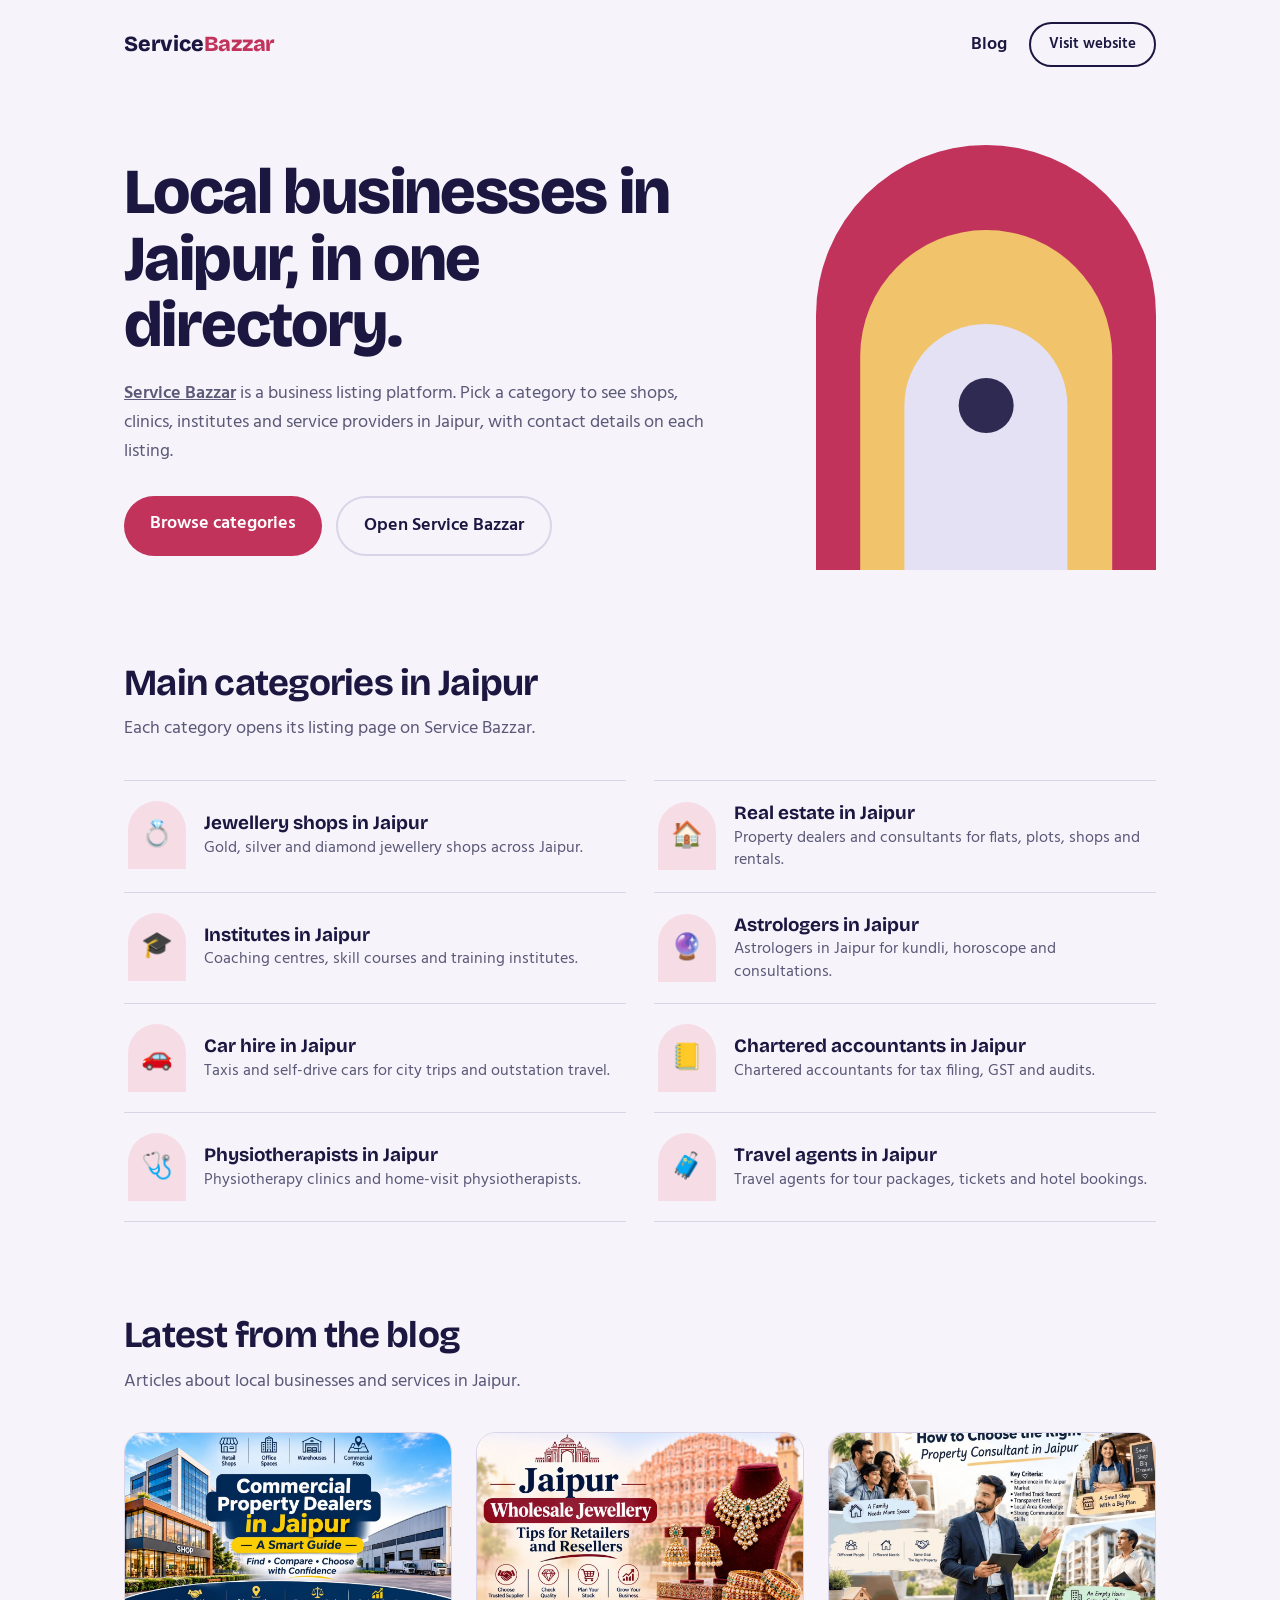
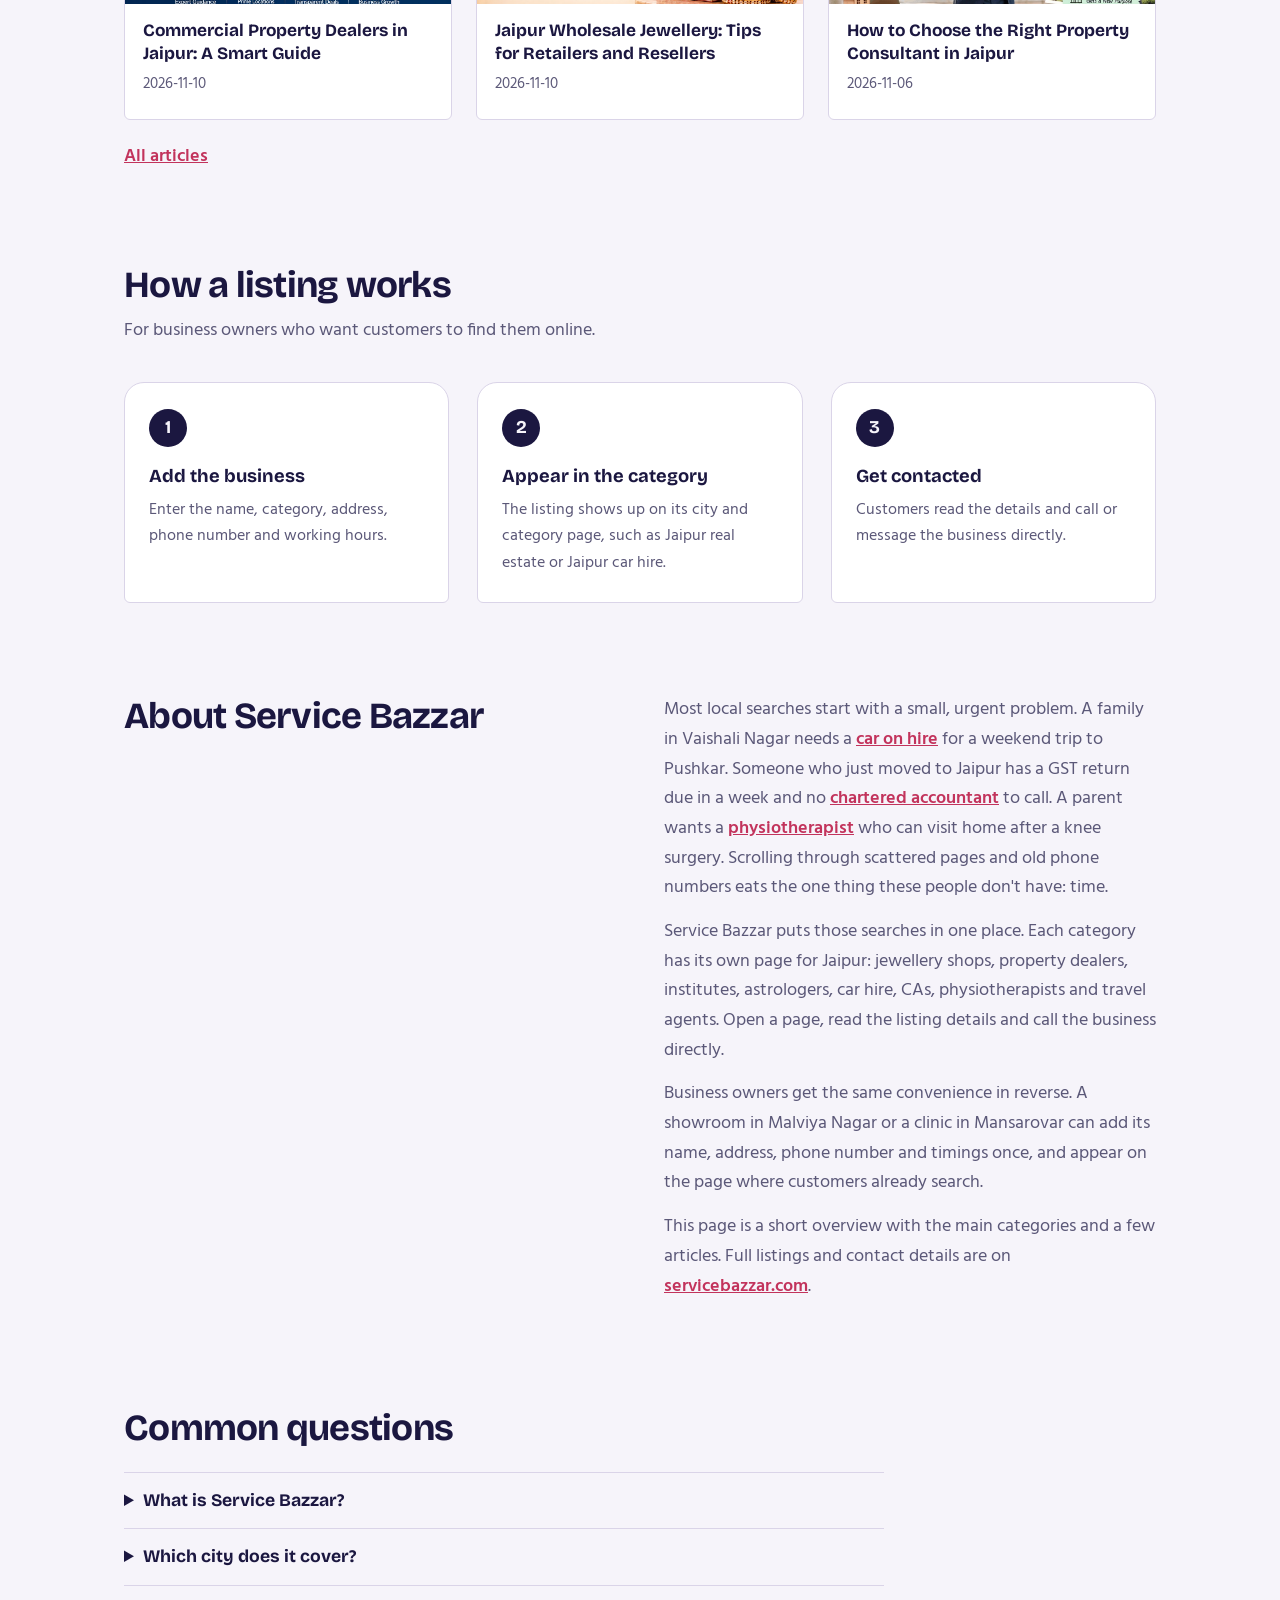
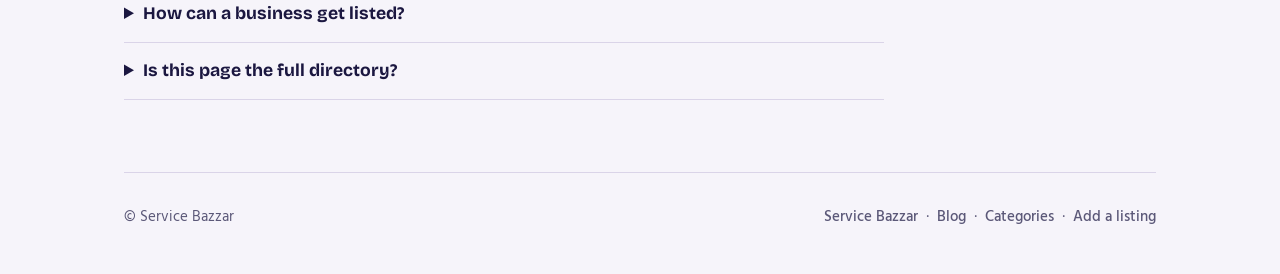
<file: index.html>
<!DOCTYPE html>
<html lang="en">
<head>
<meta charset="utf-8">
<meta name="viewport" content="width=device-width, initial-scale=1, viewport-fit=cover">
<title>Service Bazzar – Business directory for Jaipur</title>
<meta name="description" content="Browse Jaipur business categories: jewellery shops, real estate, institutes, astrologers, car hire, CAs, physiotherapists and travel agents.">
<link rel="canonical" href="https://servicebazzar09.github.io/servicebazzar09/">
<meta property="og:title" content="Service Bazzar – Business directory for Jaipur">
<meta property="og:description" content="Browse Jaipur business categories: jewellery shops, real estate, institutes, astrologers, car hire, CAs, physiotherapists and travel agents.">
<meta property="og:url" content="https://servicebazzar09.github.io/servicebazzar09/">
<meta name="twitter:card" content="summary">
<meta name="twitter:title" content="Service Bazzar – Business directory for Jaipur">
<meta name="twitter:description" content="Browse Jaipur business categories: jewellery shops, real estate, institutes, astrologers, car hire, CAs, physiotherapists and travel agents.">
<meta property="og:type" content="website">
<link rel="preconnect" href="https://fonts.googleapis.com">
<link rel="preconnect" href="https://fonts.gstatic.com" crossorigin>
<link href="https://fonts.googleapis.com/css2?family=Bricolage+Grotesque:opsz,wght@12..96,500;12..96,700;12..96,800&family=Hind:wght@400;500;600&display=swap" rel="stylesheet">
<script type="application/ld+json">
{
  "@context": "https://schema.org",
  "@graph": [
    {
      "@type": "WebSite",
      "name": "Service Bazzar",
      "url": "https://www.servicebazzar.com/"
    },
    {
      "@type": "ItemList",
      "name": "Service Bazzar categories in Jaipur",
      "itemListElement": [
        {
          "@type": "ListItem",
          "position": 1,
          "name": "Jewellery shops in Jaipur",
          "url": "https://www.servicebazzar.com/jaipur/jewellery-shop"
        },
        {
          "@type": "ListItem",
          "position": 2,
          "name": "Real estate in Jaipur",
          "url": "https://www.servicebazzar.com/jaipur/real-estate"
        },
        {
          "@type": "ListItem",
          "position": 3,
          "name": "Institutes in Jaipur",
          "url": "https://www.servicebazzar.com/jaipur/institute"
        },
        {
          "@type": "ListItem",
          "position": 4,
          "name": "Astrologers in Jaipur",
          "url": "https://www.servicebazzar.com/jaipur/astrologers"
        },
        {
          "@type": "ListItem",
          "position": 5,
          "name": "Car hire in Jaipur",
          "url": "https://www.servicebazzar.com/jaipur/car-hire"
        },
        {
          "@type": "ListItem",
          "position": 6,
          "name": "Chartered accountants in Jaipur",
          "url": "https://www.servicebazzar.com/jaipur/chartered-accountant-ca"
        },
        {
          "@type": "ListItem",
          "position": 7,
          "name": "Physiotherapists in Jaipur",
          "url": "https://www.servicebazzar.com/jaipur/physiotherapists"
        },
        {
          "@type": "ListItem",
          "position": 8,
          "name": "Travel agents in Jaipur",
          "url": "https://www.servicebazzar.com/jaipur/travel-agent"
        }
      ]
    },
    {
      "@type": "FAQPage",
      "mainEntity": [
        {
          "@type": "Question",
          "name": "What is Service Bazzar?",
          "acceptedAnswer": {
            "@type": "Answer",
            "text": "Service Bazzar is a local business directory. People open a category for their city, read the listings and contact the business directly, and businesses add listings so customers can reach them."
          }
        },
        {
          "@type": "Question",
          "name": "Which city does it cover?",
          "acceptedAnswer": {
            "@type": "Answer",
            "text": "Jaipur at the moment. The categories on this page are jewellery shops, real estate, institutes, astrologers, car hire, chartered accountants, physiotherapists and travel agents."
          }
        },
        {
          "@type": "Question",
          "name": "How can a business get listed?",
          "acceptedAnswer": {
            "@type": "Answer",
            "text": "Open servicebazzar.com and create a listing with the business name, category, address, phone number and working hours. The listing then appears on its city and category page."
          }
        },
        {
          "@type": "Question",
          "name": "Is this page the full directory?",
          "acceptedAnswer": {
            "@type": "Answer",
            "text": "No. This page is an overview with links to each category. The full listings and contact details are on servicebazzar.com."
          }
        }
      ]
    }
  ]
}
</script>
<style>
:root{
  --bg:#F6F4FA; --surface:#FFFFFF; --ink:#1B1740; --muted:#5B5878; --line:#DAD4E8;
  --rose:#C2335C; --rose-soft:#F6DCE5; --sand:#F1C46B; --indigo-soft:#E4E1F4;
  --head:"Bricolage Grotesque","Segoe UI",system-ui,sans-serif;
  --body:"Hind","Segoe UI",system-ui,-apple-system,sans-serif;
}
@media (prefers-color-scheme:dark){
  :root:not([data-theme="light"]){
    --bg:#14112E; --surface:#1D1941; --ink:#F1EEFB; --muted:#B3AED0; --line:#352F63;
    --rose:#F0769B; --rose-soft:#3A2147; --sand:#F1C46B; --indigo-soft:#262152;
  }
}
*{box-sizing:border-box}
html{scroll-behavior:smooth}
body{margin:0;background:var(--bg);color:var(--ink);font-family:var(--body);font-size:18px;line-height:1.65;padding-top:env(safe-area-inset-top,0px);padding-bottom:env(safe-area-inset-bottom,0px)}
a{color:inherit}
:focus-visible{outline:3px solid var(--rose);outline-offset:3px;border-radius:6px}
.wrap{max-width:1080px;margin:0 auto;padding:0 24px}
header.top{display:flex;align-items:center;justify-content:space-between;padding:22px 0}
.brand{font-family:var(--head);font-weight:800;font-size:1.35rem;text-decoration:none;letter-spacing:-.01em}
.brand i{font-style:normal;color:var(--rose)}
.topnav{display:flex;align-items:center;gap:22px}
.topnav>a:not(.cta){font-weight:600;text-decoration:none}
.topnav>a:not(.cta):hover{color:var(--rose)}
.top a.cta{font-weight:600;text-decoration:none;border:2px solid var(--ink);padding:8px 18px;border-radius:999px;font-size:.95rem}
.top a.cta:hover{background:var(--ink);color:var(--bg)}

.hero{display:grid;grid-template-columns:1.25fr .75fr;gap:48px;align-items:center;padding:56px 0 72px}
.hero h1{font-family:var(--head);font-weight:800;font-size:clamp(2.3rem,5.4vw,4rem);line-height:1.04;letter-spacing:-.025em;margin:0 0 20px}
.hero p{color:var(--muted);max-width:34em;margin:0 0 30px;font-size:1.1rem}
.btns{display:flex;flex-wrap:wrap;gap:14px}
.btn{display:inline-block;font-weight:600;text-decoration:none;padding:13px 26px;border-radius:999px}
.btn.primary{background:var(--rose);color:#fff}
.btn.primary:hover{filter:brightness(1.08)}
.btn.ghost{border:2px solid var(--line)}
.btn.ghost:hover{border-color:var(--ink)}

/* jharokha-style arch stack */
.arches{position:relative;aspect-ratio:4/5;max-width:340px;margin-left:auto;width:100%}
.arches span{position:absolute;left:50%;transform:translateX(-50%);border-radius:999px 999px 0 0;display:block}
.arches .a1{width:100%;height:100%;background:var(--rose)}
.arches .a2{width:74%;height:80%;bottom:0;background:var(--sand)}
.arches .a3{width:48%;height:58%;bottom:0;background:var(--indigo-soft)}
.arches .a3::after{content:"";position:absolute;left:50%;top:22%;width:34%;aspect-ratio:1;transform:translateX(-50%);border-radius:50%;background:var(--ink);opacity:.9}
.arches .a1,.arches .a2,.arches .a3{bottom:0}

section{padding:20px 0 72px}
h2{font-family:var(--head);font-weight:700;font-size:clamp(1.6rem,3.4vw,2.3rem);letter-spacing:-.02em;line-height:1.15;margin:0 0 10px}
.lede{color:var(--muted);margin:0 0 36px;max-width:40em}

ul.tiles{list-style:none;margin:0;padding:0;display:grid;grid-template-columns:repeat(2,1fr);gap:0 28px}
.tile{display:flex;gap:18px;align-items:center;text-decoration:none;padding:20px 4px;border-top:1px solid var(--line)}
ul.tiles li:nth-last-child(-n+2) .tile{border-bottom:1px solid var(--line)}
.arch{flex:none;width:58px;height:68px;display:grid;place-items:end center;padding-bottom:12px;font-size:1.6rem;background:var(--rose-soft);border-radius:999px 999px 8px 8px;transition:background .2s}
.tile-text{display:flex;flex-direction:column}
.tile strong{font-family:var(--head);font-size:1.18rem;font-weight:700;line-height:1.25}
.tile-text span{color:var(--muted);font-size:.97rem;line-height:1.45;margin-top:2px}
.tile:hover strong{color:var(--rose);text-decoration:underline;text-underline-offset:4px}
.tile:hover .arch{background:var(--sand)}

ul.posts{list-style:none;margin:0;padding:0;display:grid;grid-template-columns:repeat(3,1fr);gap:24px}
.pcard{display:flex;flex-direction:column;height:100%;text-decoration:none;background:var(--surface);border:1px solid var(--line);border-radius:20px 20px 6px 6px;overflow:hidden}
.pcard:hover strong{color:var(--rose);text-decoration:underline;text-underline-offset:4px}
.pcard .th{aspect-ratio:1200/630;background:var(--indigo-soft);display:grid;place-items:center;font-size:1.8rem}
.pcard .th img{width:100%;height:100%;object-fit:cover;display:block}
.pcard .pb{padding:16px 18px 20px}
.pcard strong{font-family:var(--head);font-size:1.08rem;line-height:1.3;display:block;margin-bottom:4px}
.pcard small{color:var(--muted)}
.more{display:inline-block;margin-top:22px;font-weight:600;color:var(--rose)}
.steps{display:grid;grid-template-columns:repeat(3,1fr);gap:28px;margin:0;padding:0;list-style:none;counter-reset:s}
.steps li{counter-increment:s;background:var(--surface);border:1px solid var(--line);border-radius:20px 20px 6px 6px;padding:26px 24px}
.steps li::before{content:counter(s);display:grid;place-items:center;width:38px;height:38px;border-radius:50%;background:var(--ink);color:var(--bg);font-family:var(--head);font-weight:700;margin-bottom:14px}
.steps h3{font-family:var(--head);font-size:1.15rem;margin:0 0 6px}
.steps p{margin:0;color:var(--muted);font-size:1rem}

.faq{max-width:760px;margin-top:22px}
.faq details{border-top:1px solid var(--line);padding:16px 0}
.faq details:last-child{border-bottom:1px solid var(--line)}
.faq summary{cursor:pointer;font-family:var(--head);font-weight:700;font-size:1.1rem;line-height:1.35}
.faq details p{margin:10px 0 0;color:var(--muted)}
.about{display:grid;grid-template-columns:1fr 1fr;gap:48px}
.about p{margin:0 0 14px;color:var(--muted)}
.about a{color:var(--rose);font-weight:600}

footer{border-top:1px solid var(--line);padding:32px 0 44px;color:var(--muted);font-size:.95rem}
footer .row{display:flex;flex-wrap:wrap;gap:12px 28px;justify-content:space-between}
footer a{text-decoration:none;font-weight:500}
footer a:hover{text-decoration:underline}

@media (max-width:820px){
  .hero{grid-template-columns:1fr;gap:36px;padding-top:28px}
  .arches{margin:0;max-width:240px}
  ul.tiles{grid-template-columns:1fr}
  ul.tiles li:nth-last-child(2) .tile{border-bottom:0}
  .steps{grid-template-columns:1fr}
  ul.posts{grid-template-columns:1fr}
  .about{grid-template-columns:1fr;gap:8px}
}
@media (prefers-reduced-motion:reduce){html{scroll-behavior:auto}*{transition:none!important}}
</style>
</head>
<body>
<div class="wrap">
  <header class="top">
    <a class="brand" href="./">Service<i>Bazzar</i></a>
    <nav class="topnav"><a href="blog/">Blog</a><a class="cta" href="https://www.servicebazzar.com/">Visit website</a></nav>
  </header>

  <main>
    <div class="hero">
      <div>
        <h1>Local businesses in Jaipur, in one directory.</h1>
        <p><a href="https://www.servicebazzar.com/" style="font-weight:600">Service Bazzar</a> is a business listing platform. Pick a category to see shops, clinics, institutes and service providers in Jaipur, with contact details on each listing.</p>
        <div class="btns">
          <a class="btn primary" href="#categories">Browse categories</a>
          <a class="btn ghost" href="https://www.servicebazzar.com/">Open Service Bazzar</a>
        </div>
      </div>
      <div class="arches" aria-hidden="true"><span class="a1"></span><span class="a2"></span><span class="a3"></span></div>
    </div>

    <section id="categories">
      <h2>Main categories in Jaipur</h2>
      <p class="lede">Each category opens its listing page on Service Bazzar.</p>
      <ul class="tiles">
      <li><a class="tile" href="https://www.servicebazzar.com/jaipur/jewellery-shop">
        <span class="arch" aria-hidden="true">💍</span>
        <span class="tile-text"><strong>Jewellery shops in Jaipur</strong><span>Gold, silver and diamond jewellery shops across Jaipur.</span></span>
      </a></li>
      <li><a class="tile" href="https://www.servicebazzar.com/jaipur/real-estate">
        <span class="arch" aria-hidden="true">🏠</span>
        <span class="tile-text"><strong>Real estate in Jaipur</strong><span>Property dealers and consultants for flats, plots, shops and rentals.</span></span>
      </a></li>
      <li><a class="tile" href="https://www.servicebazzar.com/jaipur/institute">
        <span class="arch" aria-hidden="true">🎓</span>
        <span class="tile-text"><strong>Institutes in Jaipur</strong><span>Coaching centres, skill courses and training institutes.</span></span>
      </a></li>
      <li><a class="tile" href="https://www.servicebazzar.com/jaipur/astrologers">
        <span class="arch" aria-hidden="true">🔮</span>
        <span class="tile-text"><strong>Astrologers in Jaipur</strong><span>Astrologers in Jaipur for kundli, horoscope and consultations.</span></span>
      </a></li>
      <li><a class="tile" href="https://www.servicebazzar.com/jaipur/car-hire">
        <span class="arch" aria-hidden="true">🚗</span>
        <span class="tile-text"><strong>Car hire in Jaipur</strong><span>Taxis and self-drive cars for city trips and outstation travel.</span></span>
      </a></li>
      <li><a class="tile" href="https://www.servicebazzar.com/jaipur/chartered-accountant-ca">
        <span class="arch" aria-hidden="true">📒</span>
        <span class="tile-text"><strong>Chartered accountants in Jaipur</strong><span>Chartered accountants for tax filing, GST and audits.</span></span>
      </a></li>
      <li><a class="tile" href="https://www.servicebazzar.com/jaipur/physiotherapists">
        <span class="arch" aria-hidden="true">🩺</span>
        <span class="tile-text"><strong>Physiotherapists in Jaipur</strong><span>Physiotherapy clinics and home-visit physiotherapists.</span></span>
      </a></li>
      <li><a class="tile" href="https://www.servicebazzar.com/jaipur/travel-agent">
        <span class="arch" aria-hidden="true">🧳</span>
        <span class="tile-text"><strong>Travel agents in Jaipur</strong><span>Travel agents for tour packages, tickets and hotel bookings.</span></span>
      </a></li>
      </ul>
    </section>

    <section id="latest" hidden>
      <h2>Latest from the blog</h2>
      <p class="lede">Articles about local businesses and services in Jaipur.</p>
      <ul class="posts" id="latest-list"></ul>
      <a class="more" href="blog/">All articles</a>
    </section>

    <section id="how">
      <h2>How a listing works</h2>
      <p class="lede">For business owners who want customers to find them online.</p>
      <ol class="steps">
        <li><h3>Add the business</h3><p>Enter the name, category, address, phone number and working hours.</p></li>
        <li><h3>Appear in the category</h3><p>The listing shows up on its city and category page, such as Jaipur real estate or Jaipur car hire.</p></li>
        <li><h3>Get contacted</h3><p>Customers read the details and call or message the business directly.</p></li>
      </ol>
    </section>

    <section id="about">
      <div class="about">
        <div><h2>About Service Bazzar</h2></div>
        <div>
          <p>Most local searches start with a small, urgent problem. A family in Vaishali Nagar needs a <a href="https://www.servicebazzar.com/jaipur/car-hire">car on hire</a> for a weekend trip to Pushkar. Someone who just moved to Jaipur has a GST return due in a week and no <a href="https://www.servicebazzar.com/jaipur/chartered-accountant-ca">chartered accountant</a> to call. A parent wants a <a href="https://www.servicebazzar.com/jaipur/physiotherapists">physiotherapist</a> who can visit home after a knee surgery. Scrolling through scattered pages and old phone numbers eats the one thing these people don't have: time.</p>
          <p>Service Bazzar puts those searches in one place. Each category has its own page for Jaipur: jewellery shops, property dealers, institutes, astrologers, car hire, CAs, physiotherapists and travel agents. Open a page, read the listing details and call the business directly.</p>
          <p>Business owners get the same convenience in reverse. A showroom in Malviya Nagar or a clinic in Mansarovar can add its name, address, phone number and timings once, and appear on the page where customers already search.</p>
          <p>This page is a short overview with the main categories and a few articles. Full listings and contact details are on <a href="https://www.servicebazzar.com/">servicebazzar.com</a>.</p>
        </div>
      </div>
    </section>

    <section id="faq">
      <h2>Common questions</h2>
      <div class="faq">
        <details><summary>What is Service Bazzar?</summary><p>Service Bazzar is a local business directory. People open a category for their city, read the listings and contact the business directly, and businesses add listings so customers can reach them.</p></details>
        <details><summary>Which city does it cover?</summary><p>Jaipur at the moment. The categories on this page are jewellery shops, real estate, institutes, astrologers, car hire, chartered accountants, physiotherapists and travel agents.</p></details>
        <details><summary>How can a business get listed?</summary><p>Open servicebazzar.com and create a listing with the business name, category, address, phone number and working hours. The listing then appears on its city and category page.</p></details>
        <details><summary>Is this page the full directory?</summary><p>No. This page is an overview with links to each category. The full listings and contact details are on servicebazzar.com.</p></details>
      </div>
    </section>
  </main>

  <footer>
    <div class="row">
      <span>© Service Bazzar</span>
      <nav aria-label="Footer"><a href="https://www.servicebazzar.com/">Service Bazzar</a> &nbsp;·&nbsp; <a href="blog/">Blog</a> &nbsp;·&nbsp; <a href="#categories">Categories</a> &nbsp;·&nbsp; <a href="#how">Add a listing</a></nav>
    </div>
  </footer>
</div>
<script>
fetch('blog/posts.json',{cache:'no-cache'}).then(function(r){return r.ok?r.json():[]}).then(function(list){
  if(!list.length)return;
  var ul=document.getElementById('latest-list');
  list.slice(0,3).forEach(function(p){
    var li=document.createElement('li'),a=document.createElement('a');a.className='pcard';a.href='blog/'+p.slug+'.html';
    var th=document.createElement('div');th.className='th';
    if(p.image){var im=document.createElement('img');im.src=p.image;im.alt=p.imageAlt||p.title;im.loading='lazy';th.appendChild(im)}else{th.textContent='\uD83D\uDCDD'}
    var pb=document.createElement('div');pb.className='pb';
    var s=document.createElement('strong');s.textContent=p.title;var d=document.createElement('small');d.textContent=p.date;
    pb.appendChild(s);pb.appendChild(d);a.appendChild(th);a.appendChild(pb);li.appendChild(a);ul.appendChild(li);
  });
  document.getElementById('latest').hidden=false;
}).catch(function(){});
</script>
</body>
</html>
</file>
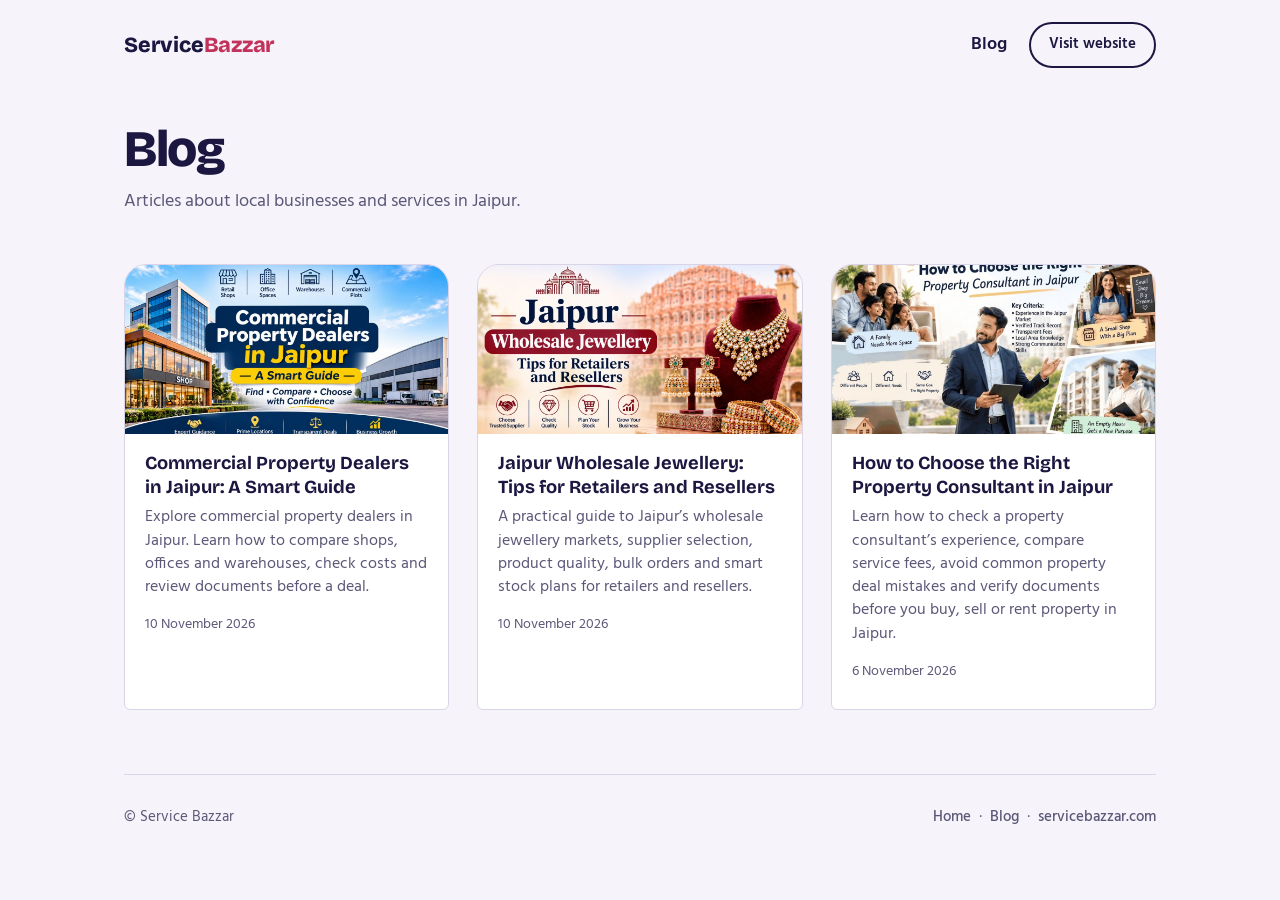
<file: blog/index.html>
<!DOCTYPE html>
<html lang="en">
<head>
<meta charset="utf-8">
<meta name="viewport" content="width=device-width, initial-scale=1, viewport-fit=cover">
<title>Blog – Service Bazzar</title>
<meta name="description" content="Articles from Service Bazzar about local businesses and services in Jaipur.">
<link rel="canonical" href="https://servicebazzar09.github.io/servicebazzar09/blog/">
<meta property="og:type" content="website">
<meta property="og:title" content="Blog – Service Bazzar">
<meta property="og:url" content="https://servicebazzar09.github.io/servicebazzar09/blog/">
<link rel="preconnect" href="https://fonts.googleapis.com">
<link rel="preconnect" href="https://fonts.gstatic.com" crossorigin>
<link href="https://fonts.googleapis.com/css2?family=Bricolage+Grotesque:opsz,wght@12..96,500;12..96,700;12..96,800&family=Hind:wght@400;500;600&display=swap" rel="stylesheet">
<link rel="stylesheet" href="../assets/blog.css">
</head>
<body>
<div class="wrap">
<header class="top"><a class="brand" href="../">Service<i>Bazzar</i></a><nav class="topnav"><a href="./">Blog</a><a class="cta" href="https://www.servicebazzar.com/">Visit website</a></nav></header>
<main>
<div class="blog-head"><h1>Blog</h1><p>Articles about local businesses and services in Jaipur.</p></div>
<ul class="posts">
<li><a class="card" href="commercial-property-dealers-in-jaipur-a-smart-guide.html"><div class="thumb"><img src="../blog/images/commercial-property-dealers-in-jaipur-a-smart-guide-mwacyzad.jpg" alt="A commercial real estate banner that highlights retail shops, office spaces, warehouses and commercial plots in Jaipur. The image represents expert guidance, suitable locations, transparent property deals and business growth." loading="lazy"></div><div class="body"><h2>Commercial Property Dealers in Jaipur: A Smart Guide</h2><p>Explore commercial property dealers in Jaipur. Learn how to compare shops, offices and warehouses, check costs and review documents before a deal.</p><time datetime="2026-11-10">10 November 2026</time></div></a></li>
<li><a class="card" href="jaipur-wholesale-jewellery-tips-for-retailers-and-resellers.html"><div class="thumb"><img src="../blog/images/jaipur-wholesale-jewellery-tips-for-retailers-and-resellers-mwaic6as.jpg" alt="Jaipur Wholesale Jewellery: Tips for Retailers and Resellers" loading="lazy"></div><div class="body"><h2>Jaipur Wholesale Jewellery: Tips for Retailers and Resellers</h2><p>A practical guide to Jaipur’s wholesale jewellery markets, supplier selection, product quality, bulk orders and smart stock plans for retailers and resellers.</p><time datetime="2026-11-10">10 November 2026</time></div></a></li>
<li><a class="card" href="how-to-choose-the-right-property-consultant-in-jaipur.html"><div class="thumb"><img src="../blog/images/how-to-choose-the-right-property-consultant-in-jaipur-mw4vktzi.jpg" alt="How to Choose the Right Property Consultant in Jaipur" loading="lazy"></div><div class="body"><h2>How to Choose the Right Property Consultant in Jaipur</h2><p>Learn how to check a property consultant’s experience, compare service fees, avoid common property deal mistakes and verify documents before you buy, sell or rent property in Jaipur.</p><time datetime="2026-11-06">6 November 2026</time></div></a></li>
</ul>
</main>
<footer><div class="row"><span>© Service Bazzar</span><nav><a href="../">Home</a> &nbsp;·&nbsp; <a href="./">Blog</a> &nbsp;·&nbsp; <a href="https://www.servicebazzar.com/">servicebazzar.com</a></nav></div></footer>
</div>
</body>
</html>
</file>
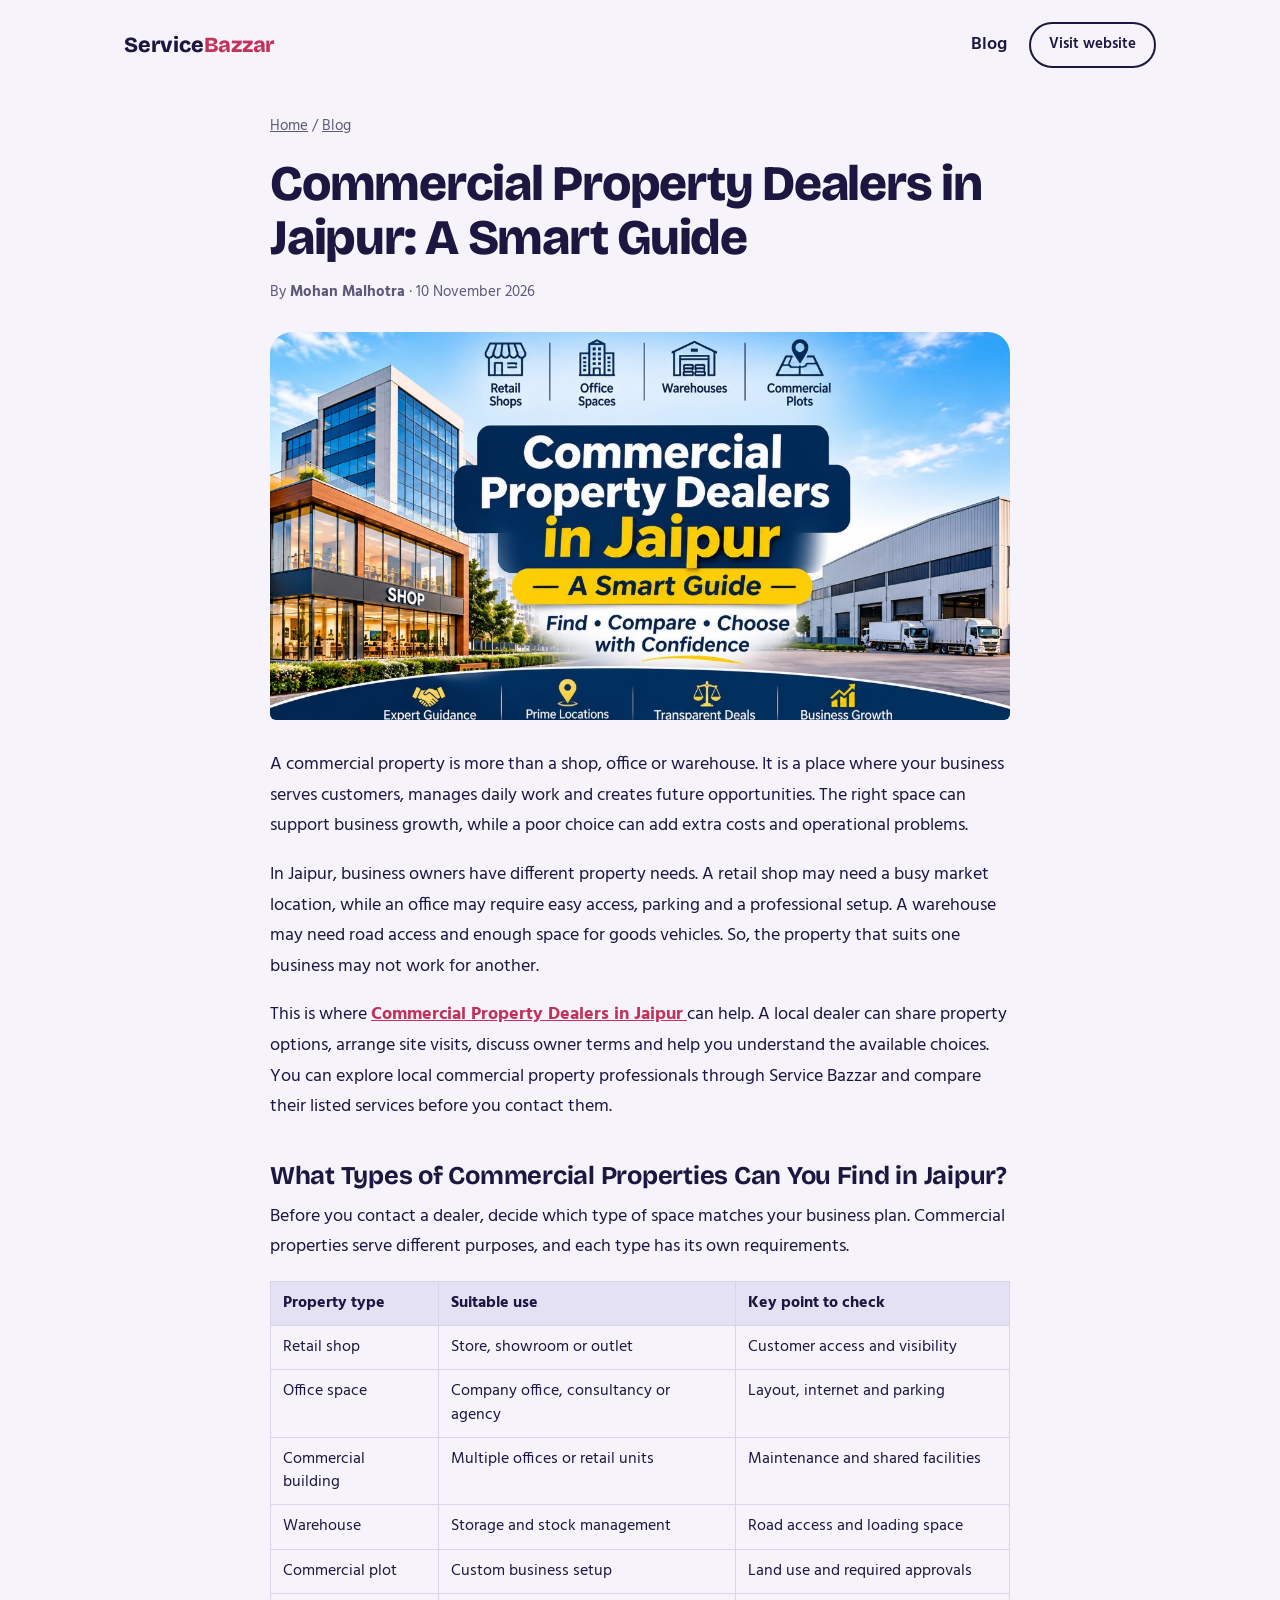
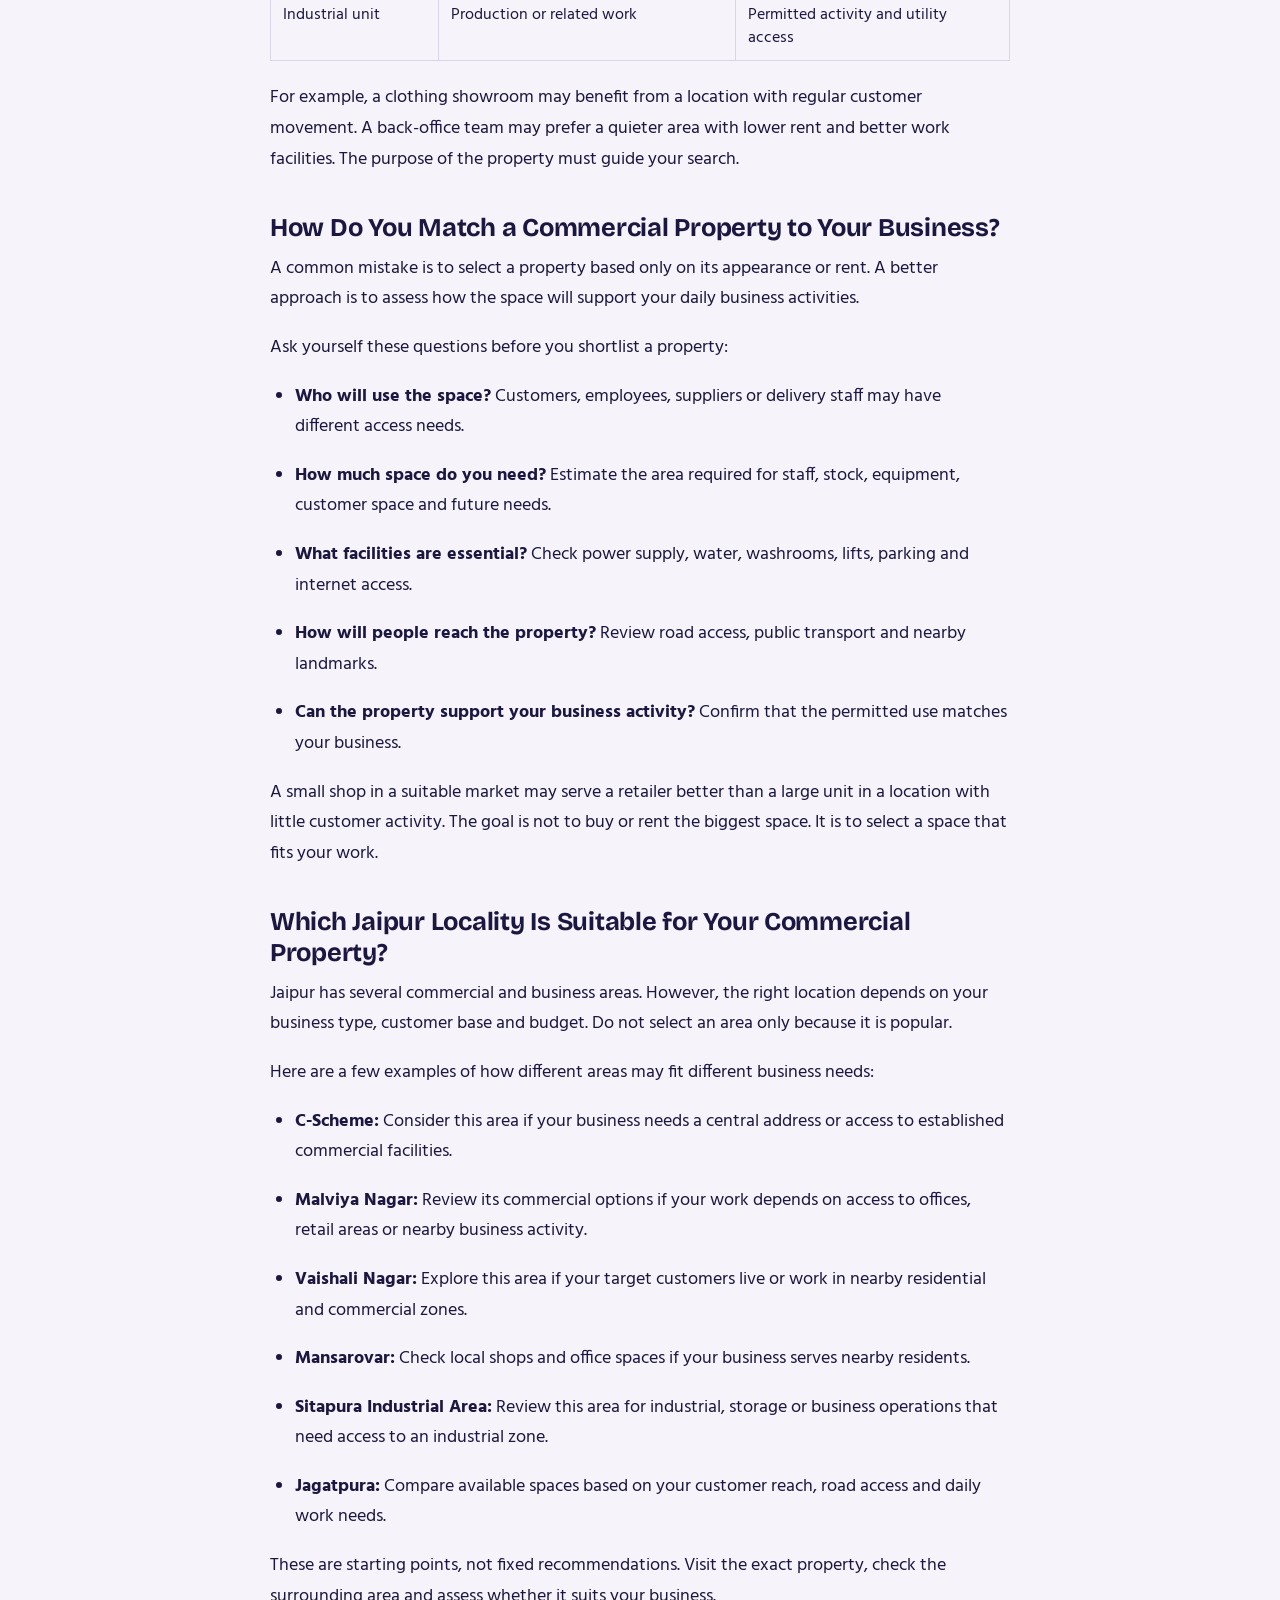
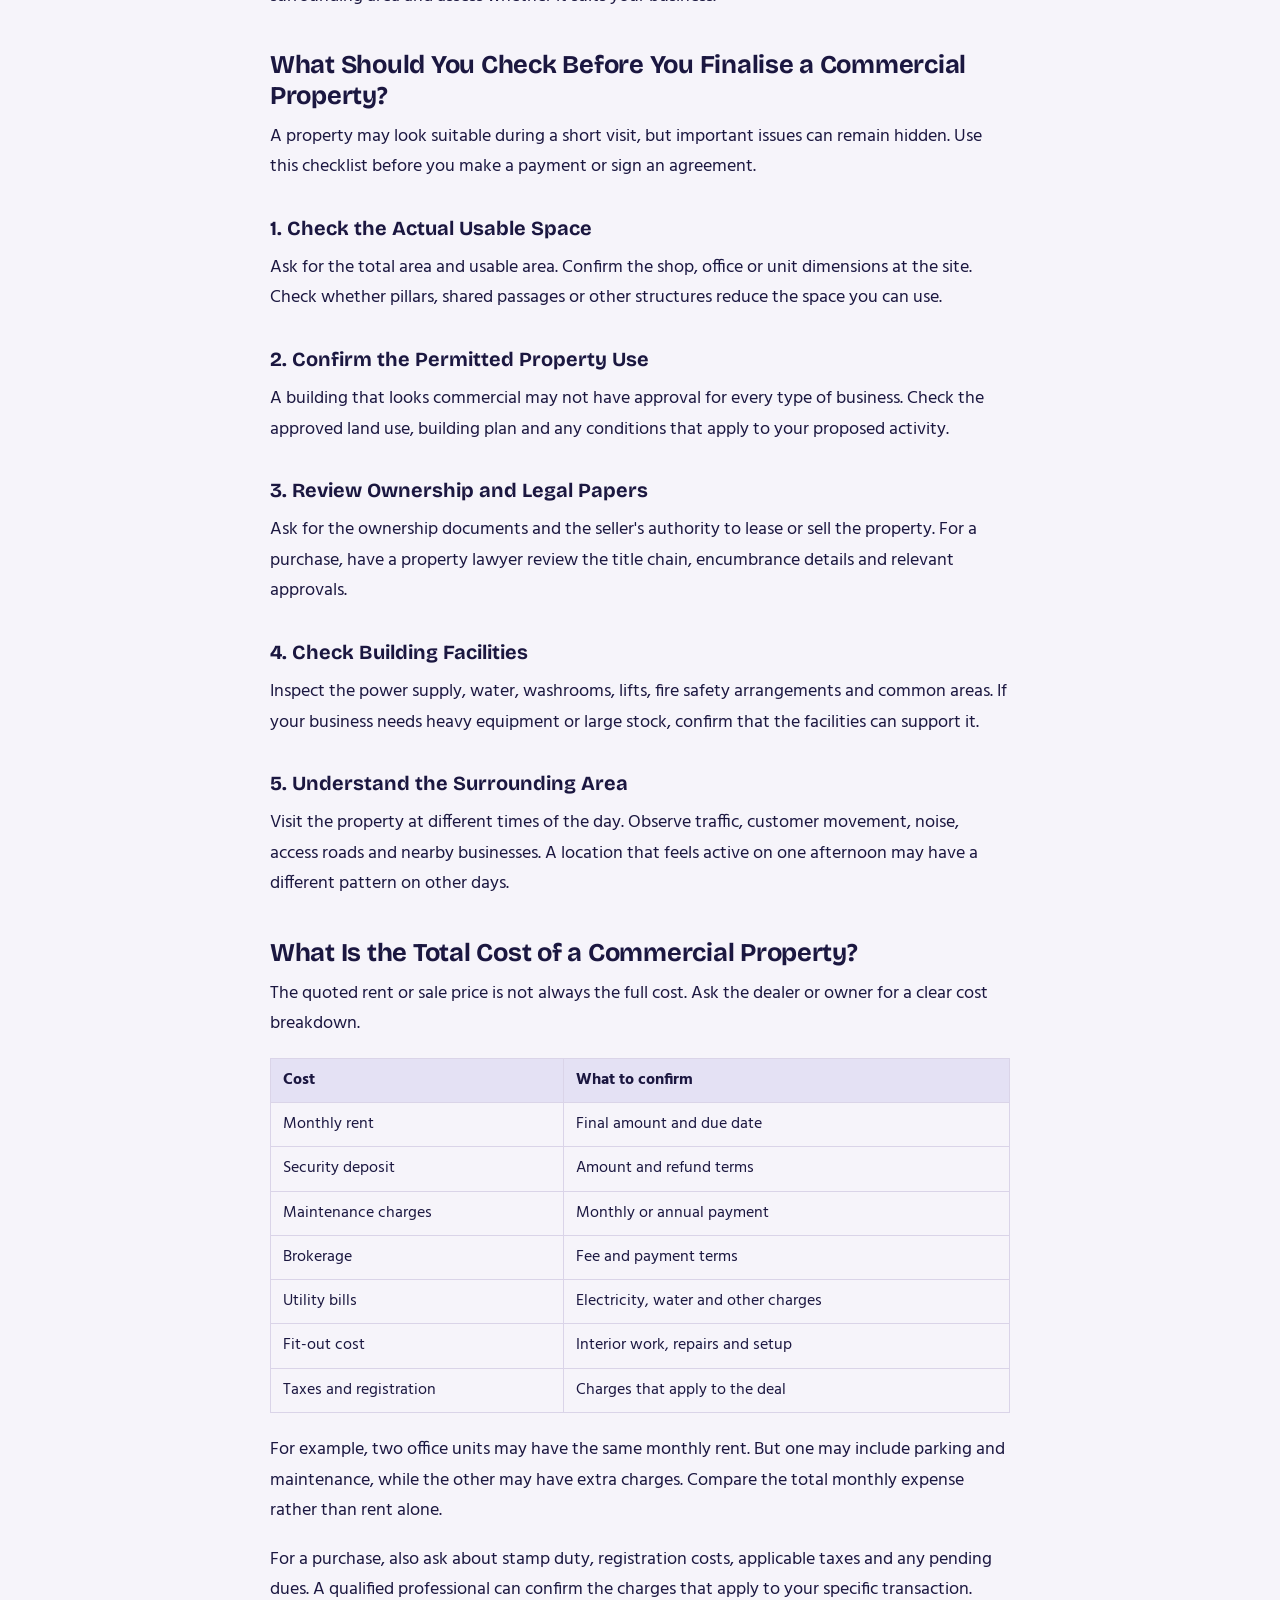
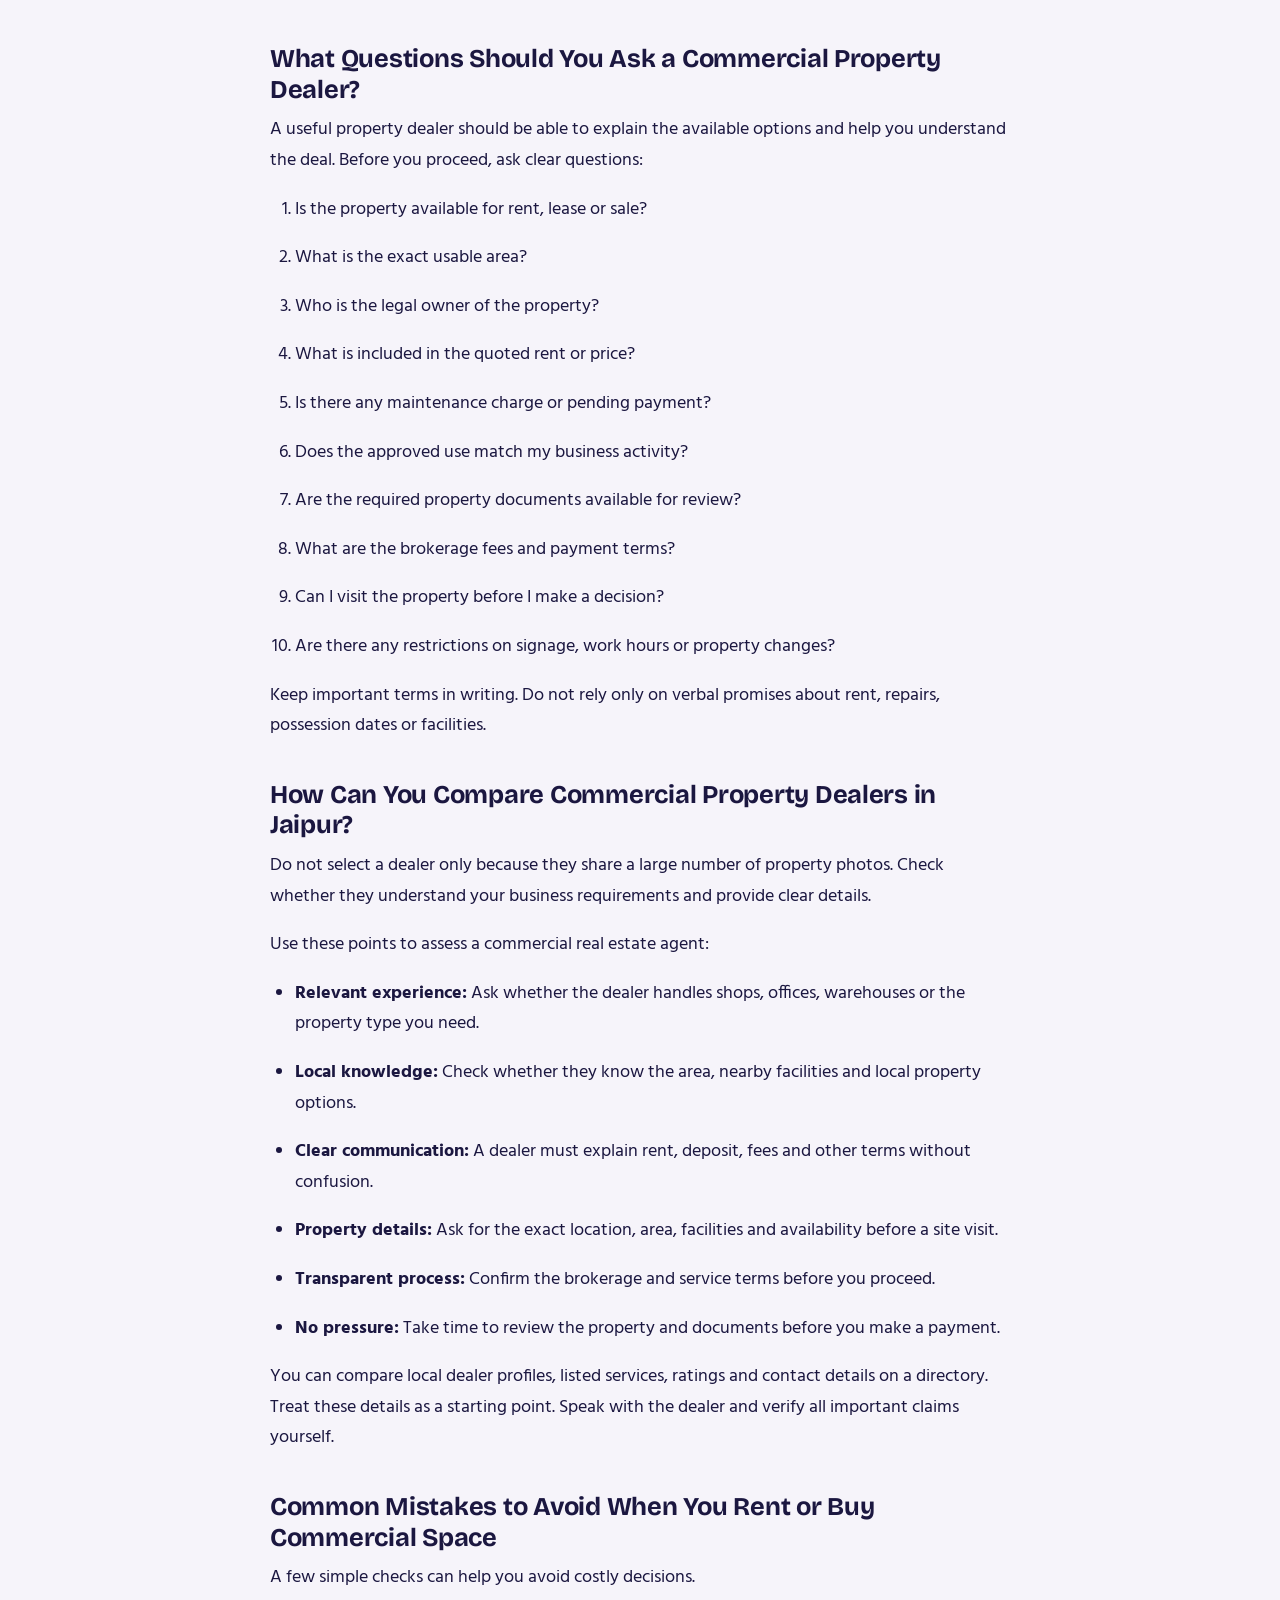
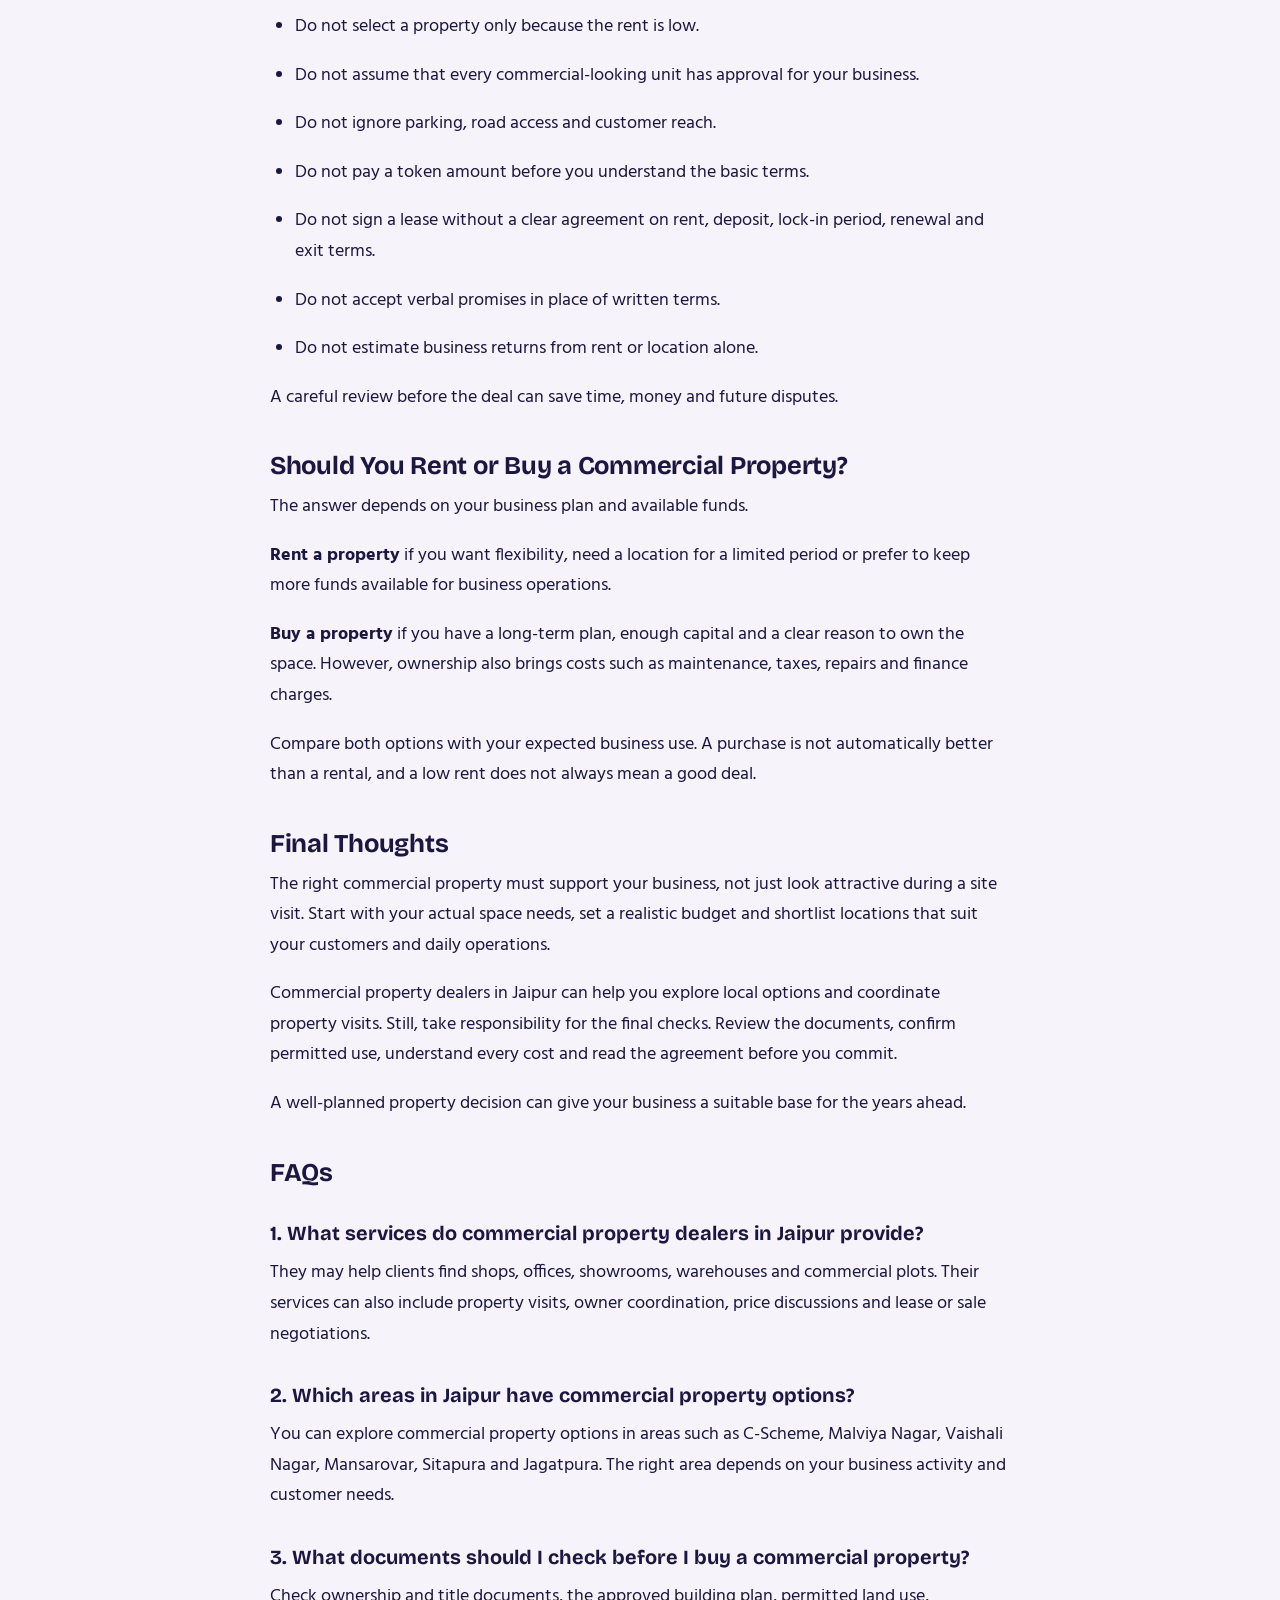
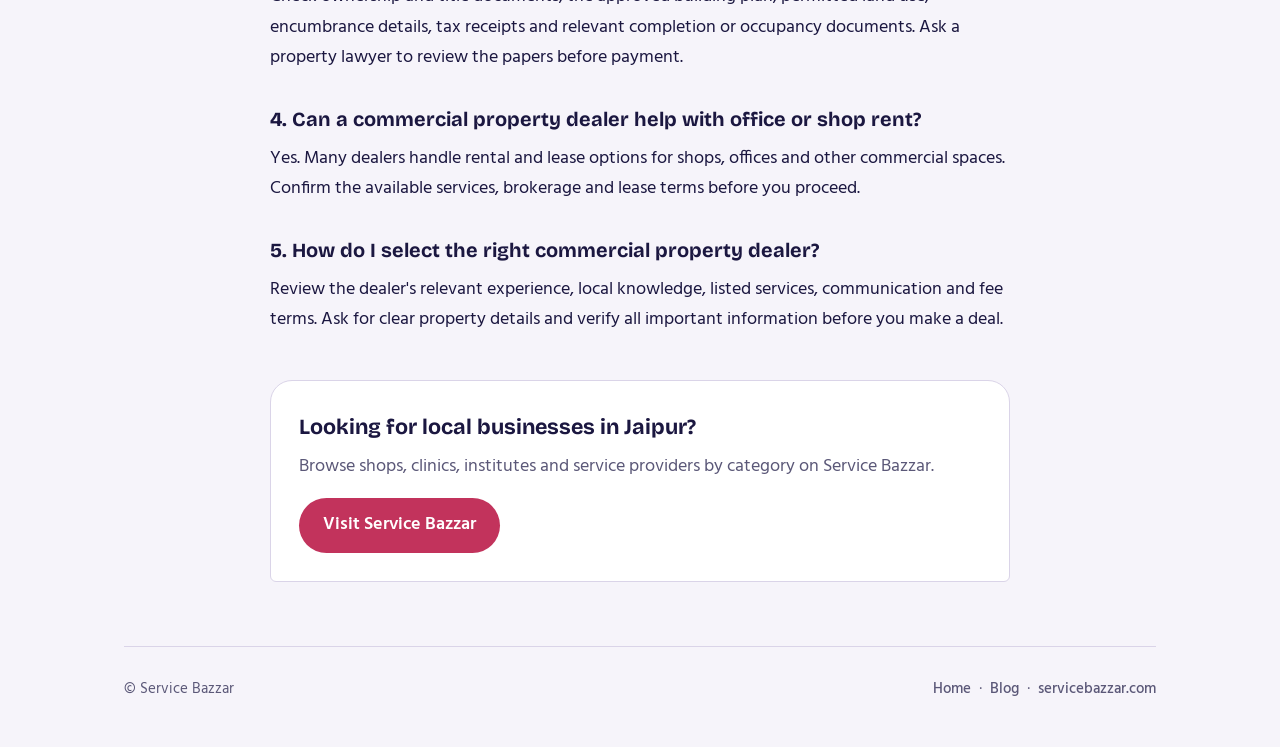
<file: blog/commercial-property-dealers-in-jaipur-a-smart-guide.html>
<!DOCTYPE html>
<html lang="en">
<head>
<meta charset="utf-8">
<meta name="viewport" content="width=device-width, initial-scale=1, viewport-fit=cover">
<title>Commercial Property Dealers in Jaipur | Find Local Experts</title>
<meta name="description" content="Explore commercial property dealers in Jaipur. Learn how to compare shops, offices and warehouses, check costs and review documents before a deal.">
<meta name="keywords" content="Commercial Property Dealers in Jaipur,Commercial Property Consultants">
<link rel="canonical" href="https://servicebazzar09.github.io/servicebazzar09/blog/commercial-property-dealers-in-jaipur-a-smart-guide.html">
<meta property="og:type" content="article">
<meta property="og:title" content="Commercial Property Dealers in Jaipur | Find Local Experts">
<meta property="og:description" content="Explore commercial property dealers in Jaipur. Learn how to compare shops, offices and warehouses, check costs and review documents before a deal.">
<meta property="og:url" content="https://servicebazzar09.github.io/servicebazzar09/blog/commercial-property-dealers-in-jaipur-a-smart-guide.html">
<meta property="og:image" content="https://servicebazzar09.github.io/servicebazzar09/blog/images/commercial-property-dealers-in-jaipur-a-smart-guide-mwacyzad.jpg">
<meta name="twitter:card" content="summary_large_image">
<script type="application/ld+json">
{
  "@context": "https://schema.org",
  "@type": "BlogPosting",
  "headline": "Commercial Property Dealers in Jaipur: A Smart Guide",
  "description": "Explore commercial property dealers in Jaipur. Learn how to compare shops, offices and warehouses, check costs and review documents before a deal.",
  "datePublished": "2026-11-10",
  "dateModified": "2026-11-10",
  "mainEntityOfPage": "https://servicebazzar09.github.io/servicebazzar09/blog/commercial-property-dealers-in-jaipur-a-smart-guide.html",
  "author": {
    "@type": "Person",
    "name": "Mohan Malhotra"
  },
  "publisher": {
    "@type": "Organization",
    "name": "Service Bazzar",
    "url": "https://www.servicebazzar.com/"
  },
  "image": "https://servicebazzar09.github.io/servicebazzar09/blog/images/commercial-property-dealers-in-jaipur-a-smart-guide-mwacyzad.jpg"
}
</script>
<link rel="preconnect" href="https://fonts.googleapis.com">
<link rel="preconnect" href="https://fonts.gstatic.com" crossorigin>
<link href="https://fonts.googleapis.com/css2?family=Bricolage+Grotesque:opsz,wght@12..96,500;12..96,700;12..96,800&family=Hind:wght@400;500;600&display=swap" rel="stylesheet">
<link rel="stylesheet" href="../assets/blog.css">
</head>
<body>
<div class="wrap">
<header class="top"><a class="brand" href="../">Service<i>Bazzar</i></a><nav class="topnav"><a href="./">Blog</a><a class="cta" href="https://www.servicebazzar.com/">Visit website</a></nav></header>
<main><article class="post">
<nav class="crumbs" aria-label="Breadcrumb"><a href="../">Home</a> / <a href="./">Blog</a></nav>
<h1>Commercial Property Dealers in Jaipur: A Smart Guide</h1>
<p class="byline">By <strong>Mohan Malhotra</strong> · <time datetime="2026-11-10">10 November 2026</time></p>
<figure><img src="../blog/images/commercial-property-dealers-in-jaipur-a-smart-guide-mwacyzad.jpg" alt="A commercial real estate banner that highlights retail shops, office spaces, warehouses and commercial plots in Jaipur. The image represents expert guidance, suitable locations, transparent property deals and business growth." width="1200" height="630"></figure>
<div class="content">
<p>A commercial property is more than a shop, office or warehouse. It is a place where your business serves customers, manages daily work and creates future opportunities. The right space can support business growth, while a poor choice can add extra costs and operational problems.</p><p>In Jaipur, business owners have different property needs. A retail shop may need a busy market location, while an office may require easy access, parking and a professional setup. A warehouse may need road access and enough space for goods vehicles. So, the property that suits one business may not work for another.</p><p>This is where <strong><a href="https://www.servicebazzar.com/jaipur/commercial-property-dealers" target="_blank">Commercial Property Dealers in Jaipur</a></strong><a href="https://www.servicebazzar.com/jaipur/commercial-property-dealers" target="_blank"> </a>can help. A local dealer can share property options, arrange site visits, discuss owner terms and help you understand the available choices. You can explore local commercial property professionals through Service Bazzar and compare their listed services before you contact them.</p><h2>What Types of Commercial Properties Can You Find in Jaipur?</h2><p>Before you contact a dealer, decide which type of space matches your business plan. Commercial properties serve different purposes, and each type has its own requirements.</p><div class="table-wrap"><table><tbody><tr><th>Property type</th><th>Suitable use</th><th>Key point to check</th></tr><tr><td>Retail shop</td><td>Store, showroom or outlet</td><td>Customer access and visibility</td></tr><tr><td>Office space</td><td>Company office, consultancy or agency</td><td>Layout, internet and parking</td></tr><tr><td>Commercial building</td><td>Multiple offices or retail units</td><td>Maintenance and shared facilities</td></tr><tr><td>Warehouse</td><td>Storage and stock management</td><td>Road access and loading space</td></tr><tr><td>Commercial plot</td><td>Custom business setup</td><td>Land use and required approvals</td></tr><tr><td>Industrial unit</td><td>Production or related work</td><td>Permitted activity and utility access</td></tr></tbody></table></div><p>For example, a clothing showroom may benefit from a location with regular customer movement. A back-office team may prefer a quieter area with lower rent and better work facilities. The purpose of the property must guide your search.</p><h2>How Do You Match a Commercial Property to Your Business?</h2><p>A common mistake is to select a property based only on its appearance or rent. A better approach is to assess how the space will support your daily business activities.</p><p>Ask yourself these questions before you shortlist a property:</p><ul><li><p><strong>Who will use the space?</strong> Customers, employees, suppliers or delivery staff may have different access needs.</p></li><li><p><strong>How much space do you need?</strong> Estimate the area required for staff, stock, equipment, customer space and future needs.</p></li><li><p><strong>What facilities are essential?</strong> Check power supply, water, washrooms, lifts, parking and internet access.</p></li><li><p><strong>How will people reach the property?</strong> Review road access, public transport and nearby landmarks.</p></li><li><p><strong>Can the property support your business activity?</strong> Confirm that the permitted use matches your business.</p></li></ul><p>A small shop in a suitable market may serve a retailer better than a large unit in a location with little customer activity. The goal is not to buy or rent the biggest space. It is to select a space that fits your work.</p><h2>Which Jaipur Locality Is Suitable for Your Commercial Property?</h2><p>Jaipur has several commercial and business areas. However, the right location depends on your business type, customer base and budget. Do not select an area only because it is popular.</p><p>Here are a few examples of how different areas may fit different business needs:</p><ul><li><p><strong>C-Scheme:</strong> Consider this area if your business needs a central address or access to established commercial facilities.</p></li><li><p><strong>Malviya Nagar:</strong> Review its commercial options if your work depends on access to offices, retail areas or nearby business activity.</p></li><li><p><strong>Vaishali Nagar:</strong> Explore this area if your target customers live or work in nearby residential and commercial zones.</p></li><li><p><strong>Mansarovar:</strong> Check local shops and office spaces if your business serves nearby residents.</p></li><li><p><strong>Sitapura Industrial Area:</strong> Review this area for industrial, storage or business operations that need access to an industrial zone.</p></li><li><p><strong>Jagatpura:</strong> Compare available spaces based on your customer reach, road access and daily work needs.</p></li></ul><p>These are starting points, not fixed recommendations. Visit the exact property, check the surrounding area and assess whether it suits your business.</p><h2>What Should You Check Before You Finalise a Commercial Property?</h2><p>A property may look suitable during a short visit, but important issues can remain hidden. Use this checklist before you make a payment or sign an agreement.</p><h3>1. Check the Actual Usable Space</h3><p>Ask for the total area and usable area. Confirm the shop, office or unit dimensions at the site. Check whether pillars, shared passages or other structures reduce the space you can use.</p><h3>2. Confirm the Permitted Property Use</h3><p>A building that looks commercial may not have approval for every type of business. Check the approved land use, building plan and any conditions that apply to your proposed activity.</p><h3>3. Review Ownership and Legal Papers</h3><p>Ask for the ownership documents and the seller's authority to lease or sell the property. For a purchase, have a property lawyer review the title chain, encumbrance details and relevant approvals.</p><h3>4. Check Building Facilities</h3><p>Inspect the power supply, water, washrooms, lifts, fire safety arrangements and common areas. If your business needs heavy equipment or large stock, confirm that the facilities can support it.</p><h3>5. Understand the Surrounding Area</h3><p>Visit the property at different times of the day. Observe traffic, customer movement, noise, access roads and nearby businesses. A location that feels active on one afternoon may have a different pattern on other days.</p><h2>What Is the Total Cost of a Commercial Property?</h2><p>The quoted rent or sale price is not always the full cost. Ask the dealer or owner for a clear cost breakdown.</p><div class="table-wrap"><table><tbody><tr><th>Cost</th><th>What to confirm</th></tr><tr><td>Monthly rent</td><td>Final amount and due date</td></tr><tr><td>Security deposit</td><td>Amount and refund terms</td></tr><tr><td>Maintenance charges</td><td>Monthly or annual payment</td></tr><tr><td>Brokerage</td><td>Fee and payment terms</td></tr><tr><td>Utility bills</td><td>Electricity, water and other charges</td></tr><tr><td>Fit-out cost</td><td>Interior work, repairs and setup</td></tr><tr><td>Taxes and registration</td><td>Charges that apply to the deal</td></tr></tbody></table></div><p>For example, two office units may have the same monthly rent. But one may include parking and maintenance, while the other may have extra charges. Compare the total monthly expense rather than rent alone.</p><p>For a purchase, also ask about stamp duty, registration costs, applicable taxes and any pending dues. A qualified professional can confirm the charges that apply to your specific transaction.</p><h2>What Questions Should You Ask a Commercial Property Dealer?</h2><p>A useful property dealer should be able to explain the available options and help you understand the deal. Before you proceed, ask clear questions:</p><ol start="1"><li><p>Is the property available for rent, lease or sale?</p></li><li><p>What is the exact usable area?</p></li><li><p>Who is the legal owner of the property?</p></li><li><p>What is included in the quoted rent or price?</p></li><li><p>Is there any maintenance charge or pending payment?</p></li><li><p>Does the approved use match my business activity?</p></li><li><p>Are the required property documents available for review?</p></li><li><p>What are the brokerage fees and payment terms?</p></li><li><p>Can I visit the property before I make a decision?</p></li><li><p>Are there any restrictions on signage, work hours or property changes?</p></li></ol><p>Keep important terms in writing. Do not rely only on verbal promises about rent, repairs, possession dates or facilities.</p><h2>How Can You Compare Commercial Property Dealers in Jaipur?</h2><p>Do not select a dealer only because they share a large number of property photos. Check whether they understand your business requirements and provide clear details.</p><p>Use these points to assess a commercial real estate agent:</p><ul><li><p><strong>Relevant experience:</strong> Ask whether the dealer handles shops, offices, warehouses or the property type you need.</p></li><li><p><strong>Local knowledge:</strong> Check whether they know the area, nearby facilities and local property options.</p></li><li><p><strong>Clear communication:</strong> A dealer must explain rent, deposit, fees and other terms without confusion.</p></li><li><p><strong>Property details:</strong> Ask for the exact location, area, facilities and availability before a site visit.</p></li><li><p><strong>Transparent process:</strong> Confirm the brokerage and service terms before you proceed.</p></li><li><p><strong>No pressure:</strong> Take time to review the property and documents before you make a payment.</p></li></ul><p>You can compare local dealer profiles, listed services, ratings and contact details on a directory. Treat these details as a starting point. Speak with the dealer and verify all important claims yourself.</p><h2>Common Mistakes to Avoid When You Rent or Buy Commercial Space</h2><p>A few simple checks can help you avoid costly decisions.</p><ul><li><p>Do not select a property only because the rent is low.</p></li><li><p>Do not assume that every commercial-looking unit has approval for your business.</p></li><li><p>Do not ignore parking, road access and customer reach.</p></li><li><p>Do not pay a token amount before you understand the basic terms.</p></li><li><p>Do not sign a lease without a clear agreement on rent, deposit, lock-in period, renewal and exit terms.</p></li><li><p>Do not accept verbal promises in place of written terms.</p></li><li><p>Do not estimate business returns from rent or location alone.</p></li></ul><p>A careful review before the deal can save time, money and future disputes.</p><h2>Should You Rent or Buy a Commercial Property?</h2><p>The answer depends on your business plan and available funds.</p><p><strong>Rent a property</strong> if you want flexibility, need a location for a limited period or prefer to keep more funds available for business operations.</p><p><strong>Buy a property</strong> if you have a long-term plan, enough capital and a clear reason to own the space. However, ownership also brings costs such as maintenance, taxes, repairs and finance charges.</p><p>Compare both options with your expected business use. A purchase is not automatically better than a rental, and a low rent does not always mean a good deal.</p><h2>Final Thoughts</h2><p>The right commercial property must support your business, not just look attractive during a site visit. Start with your actual space needs, set a realistic budget and shortlist locations that suit your customers and daily operations.</p><p>Commercial property dealers in Jaipur can help you explore local options and coordinate property visits. Still, take responsibility for the final checks. Review the documents, confirm permitted use, understand every cost and read the agreement before you commit.</p><p>A well-planned property decision can give your business a suitable base for the years ahead.</p><h2>FAQs</h2><h3>1. What services do commercial property dealers in Jaipur provide?</h3><p>They may help clients find shops, offices, showrooms, warehouses and commercial plots. Their services can also include property visits, owner coordination, price discussions and lease or sale negotiations.</p><h3>2. Which areas in Jaipur have commercial property options?</h3><p>You can explore commercial property options in areas such as C-Scheme, Malviya Nagar, Vaishali Nagar, Mansarovar, Sitapura and Jagatpura. The right area depends on your business activity and customer needs.</p><h3>3. What documents should I check before I buy a commercial property?</h3><p>Check ownership and title documents, the approved building plan, permitted land use, encumbrance details, tax receipts and relevant completion or occupancy documents. Ask a property lawyer to review the papers before payment.</p><h3>4. Can a commercial property dealer help with office or shop rent?</h3><p>Yes. Many dealers handle rental and lease options for shops, offices and other commercial spaces. Confirm the available services, brokerage and lease terms before you proceed.</p><h3>5. How do I select the right commercial property dealer?</h3><p>Review the dealer's relevant experience, local knowledge, listed services, communication and fee terms. Ask for clear property details and verify all important information before you make a deal.</p>
</div>
<aside class="cta-box"><h2>Looking for local businesses in Jaipur?</h2><p>Browse shops, clinics, institutes and service providers by category on Service Bazzar.</p><a class="btn" href="https://www.servicebazzar.com/">Visit Service Bazzar</a></aside>
</article></main>
<footer><div class="row"><span>© Service Bazzar</span><nav><a href="../">Home</a> &nbsp;·&nbsp; <a href="./">Blog</a> &nbsp;·&nbsp; <a href="https://www.servicebazzar.com/">servicebazzar.com</a></nav></div></footer>
</div>
</body>
</html>
</file>
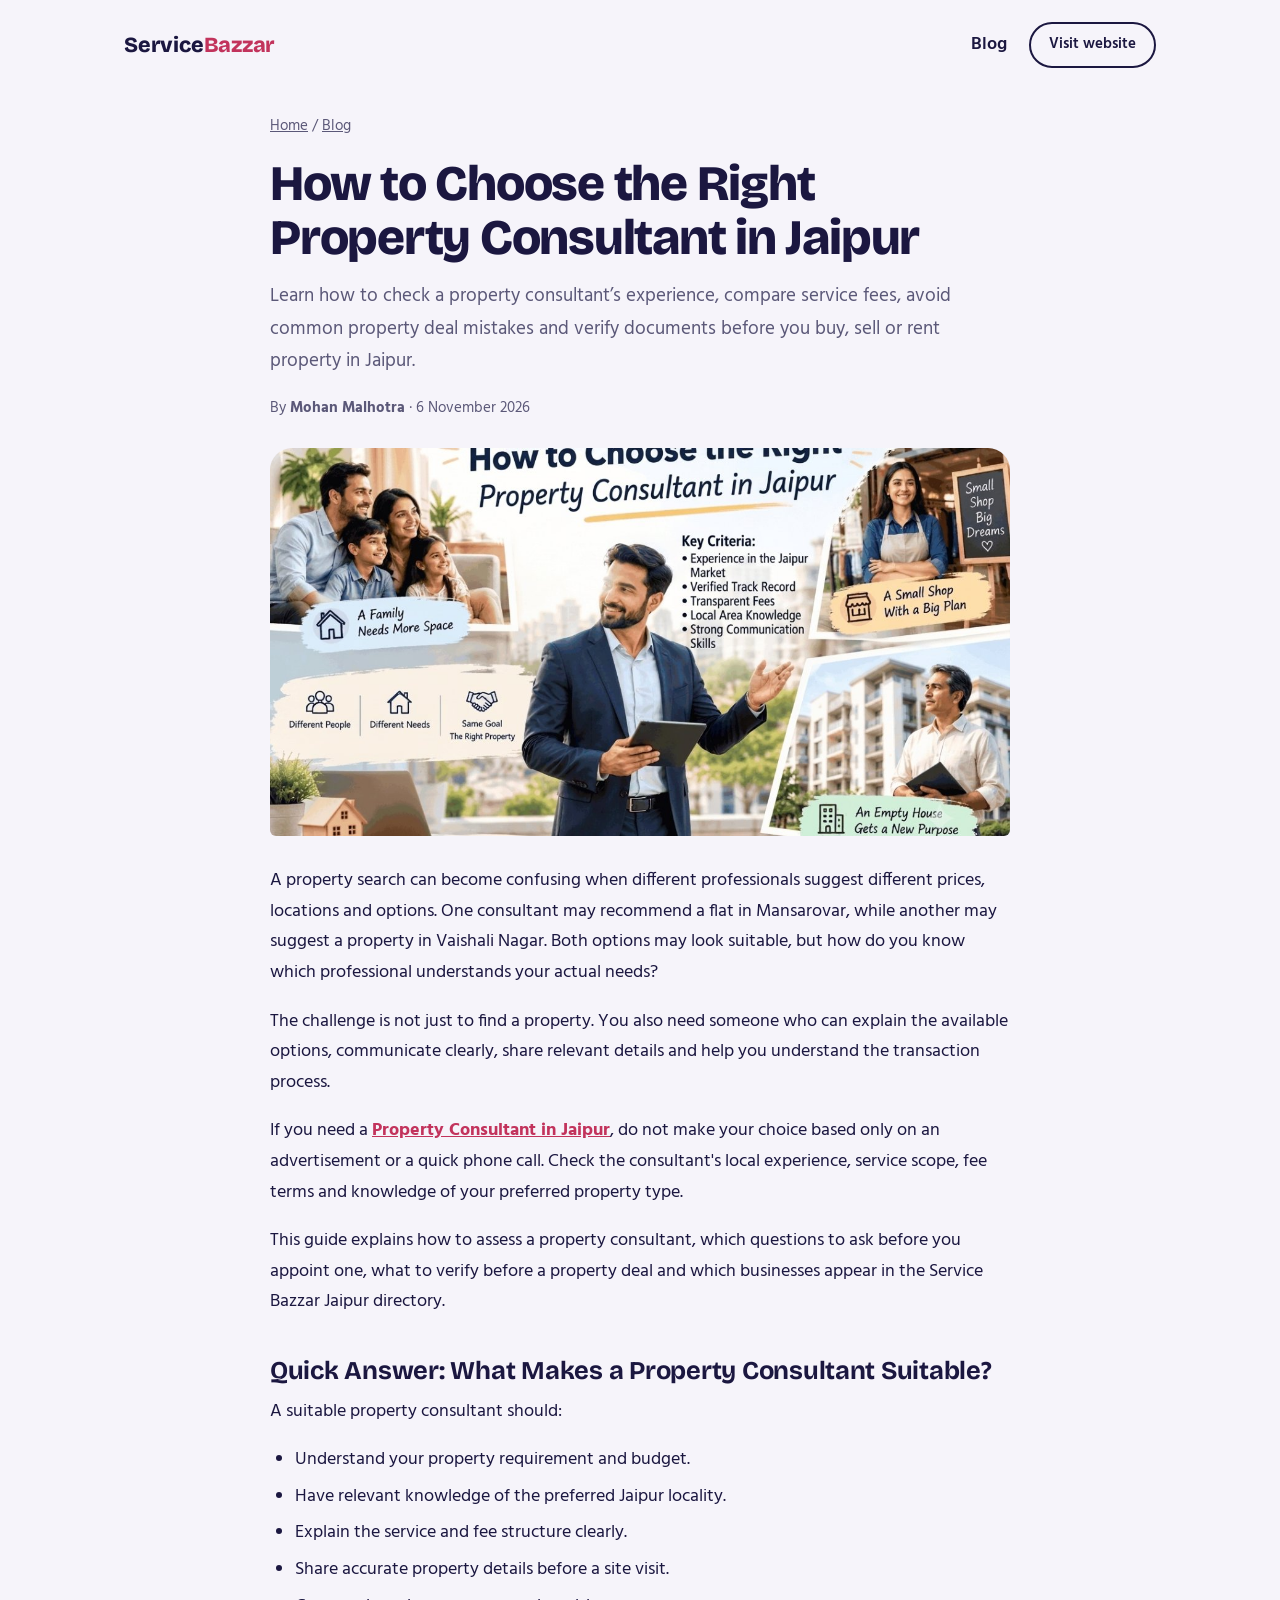
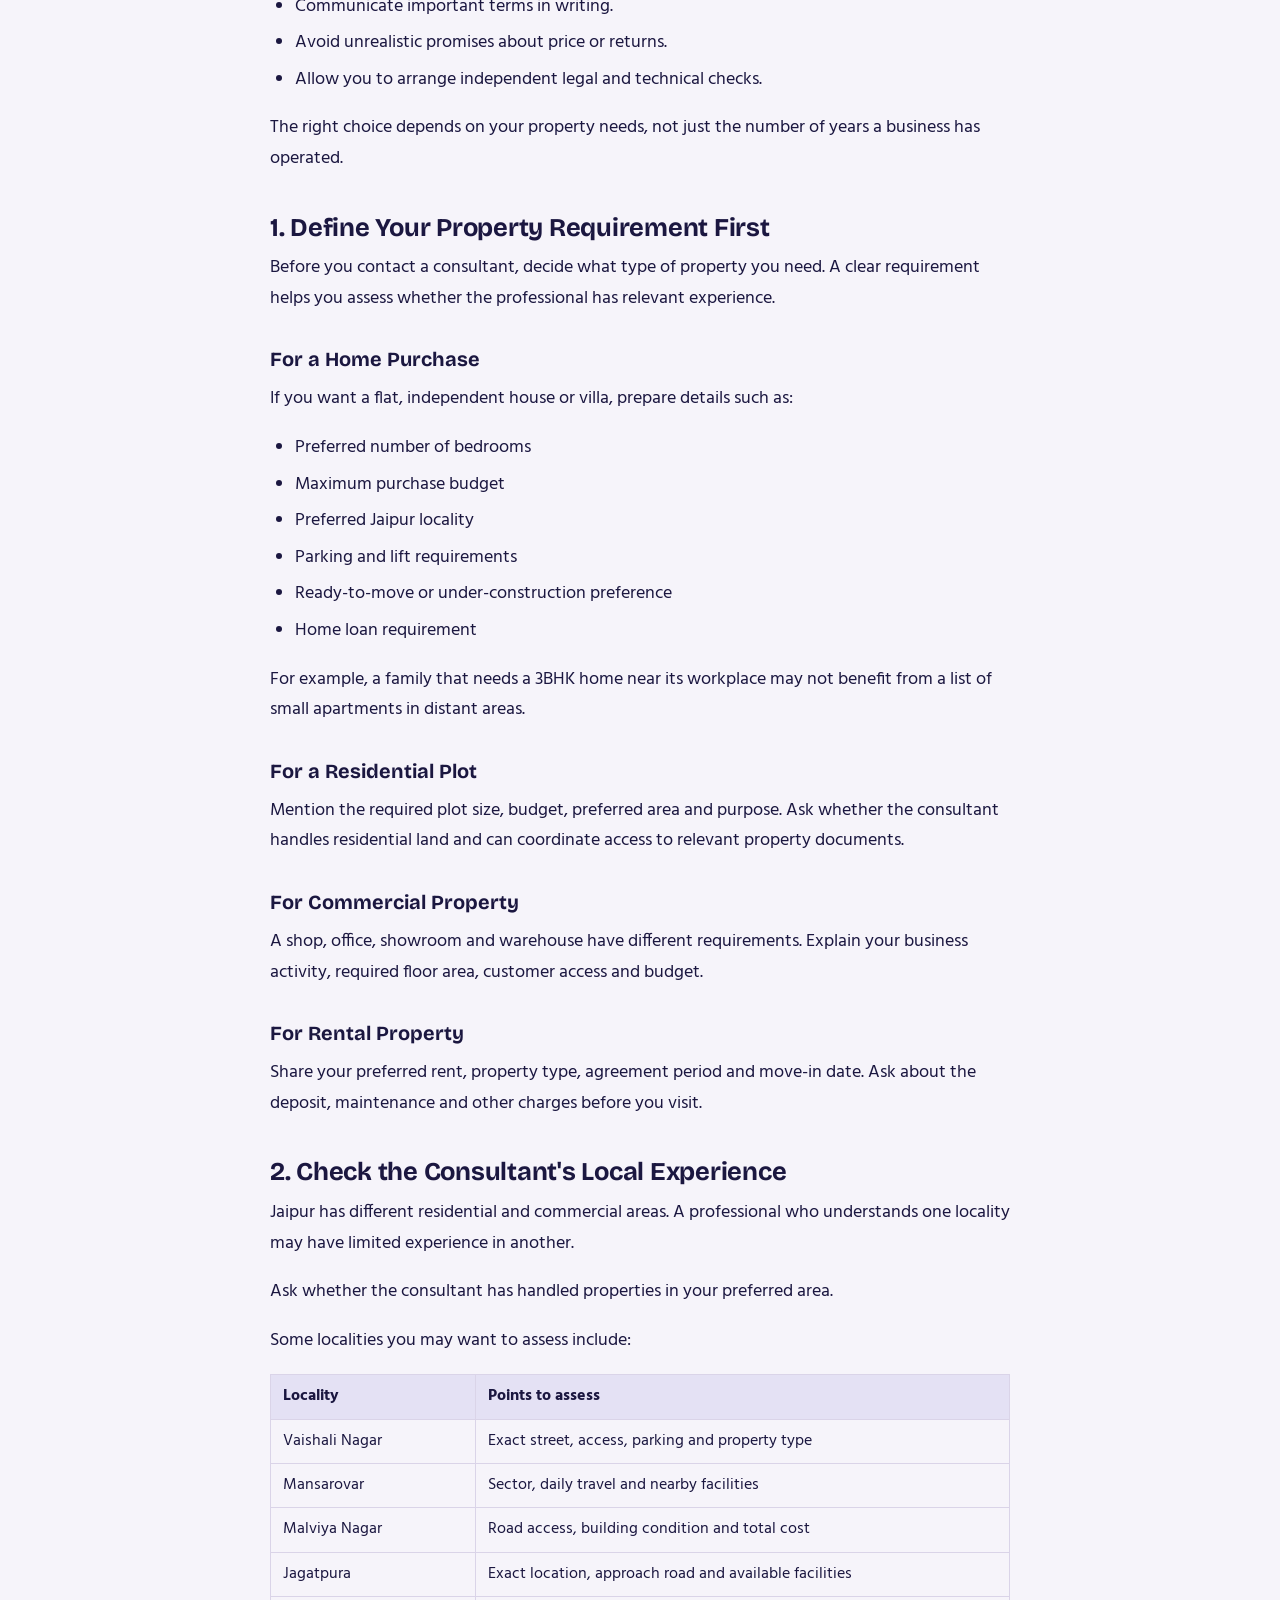
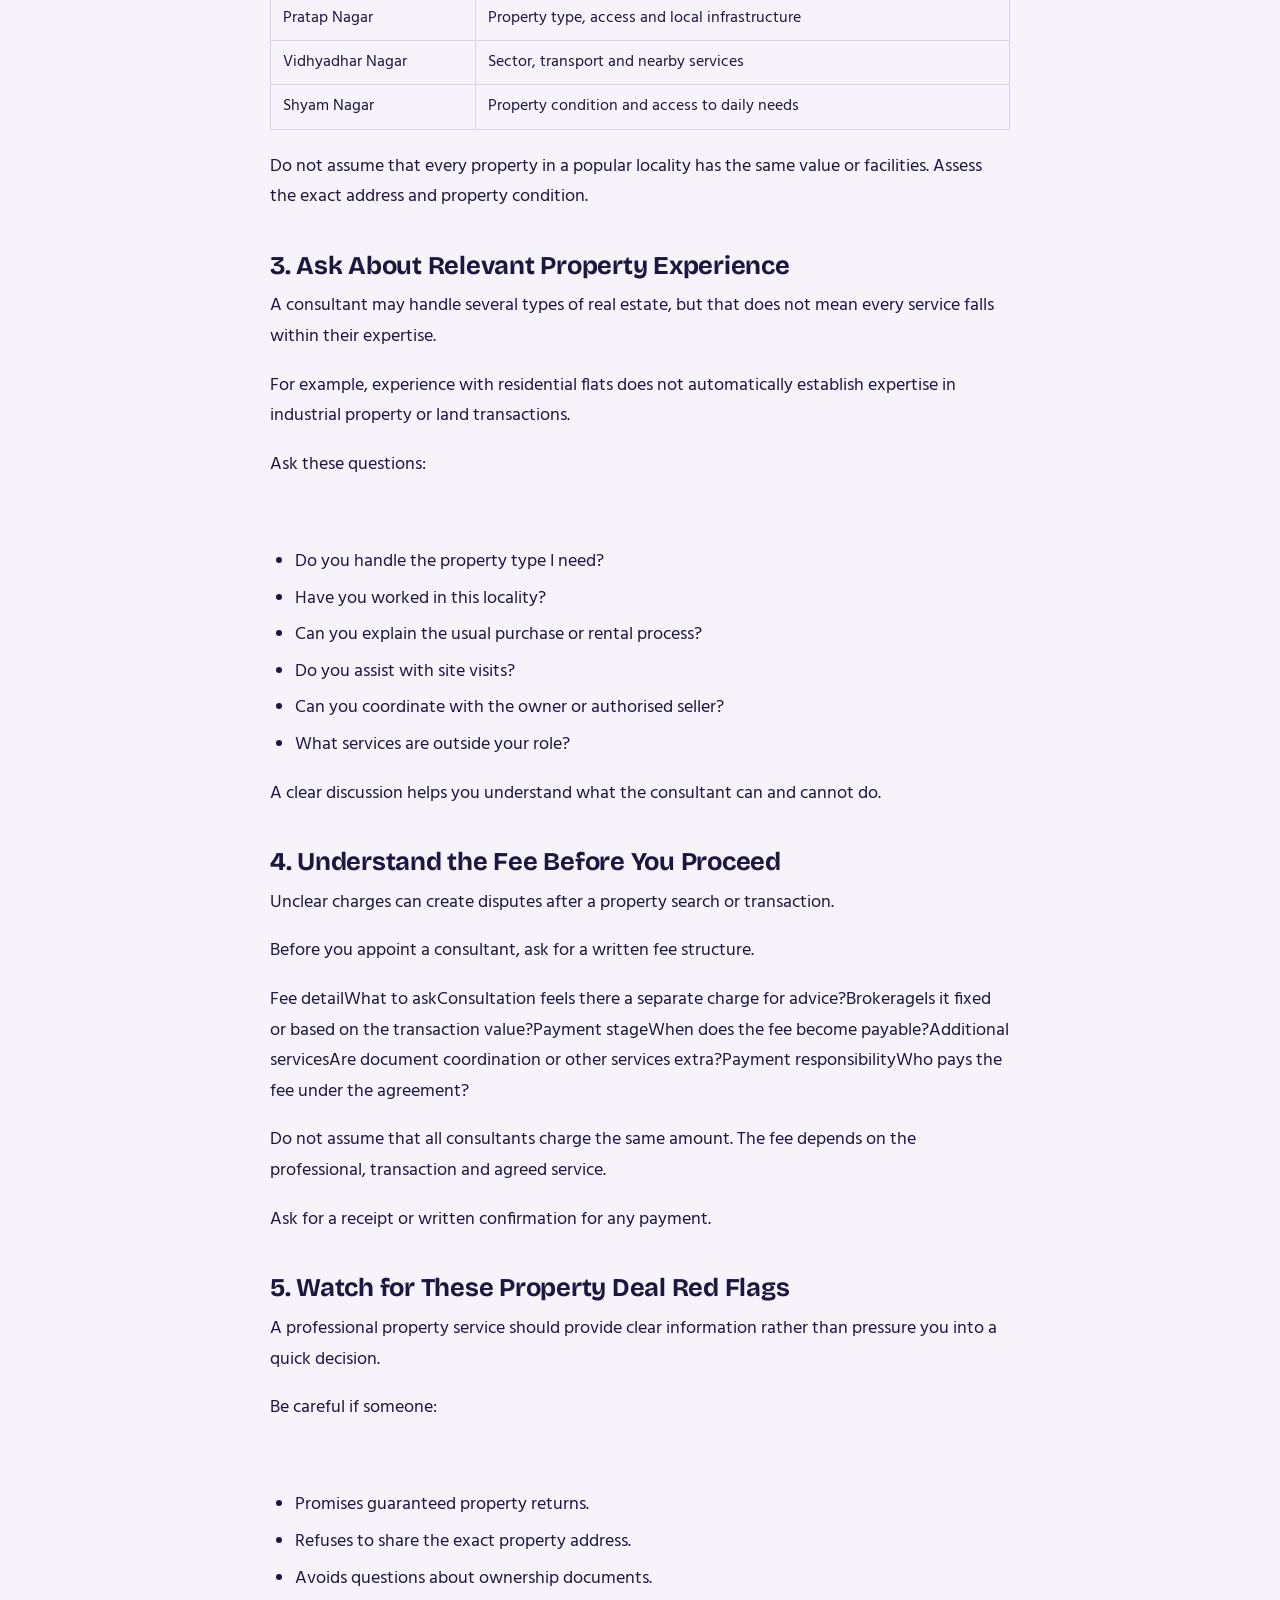
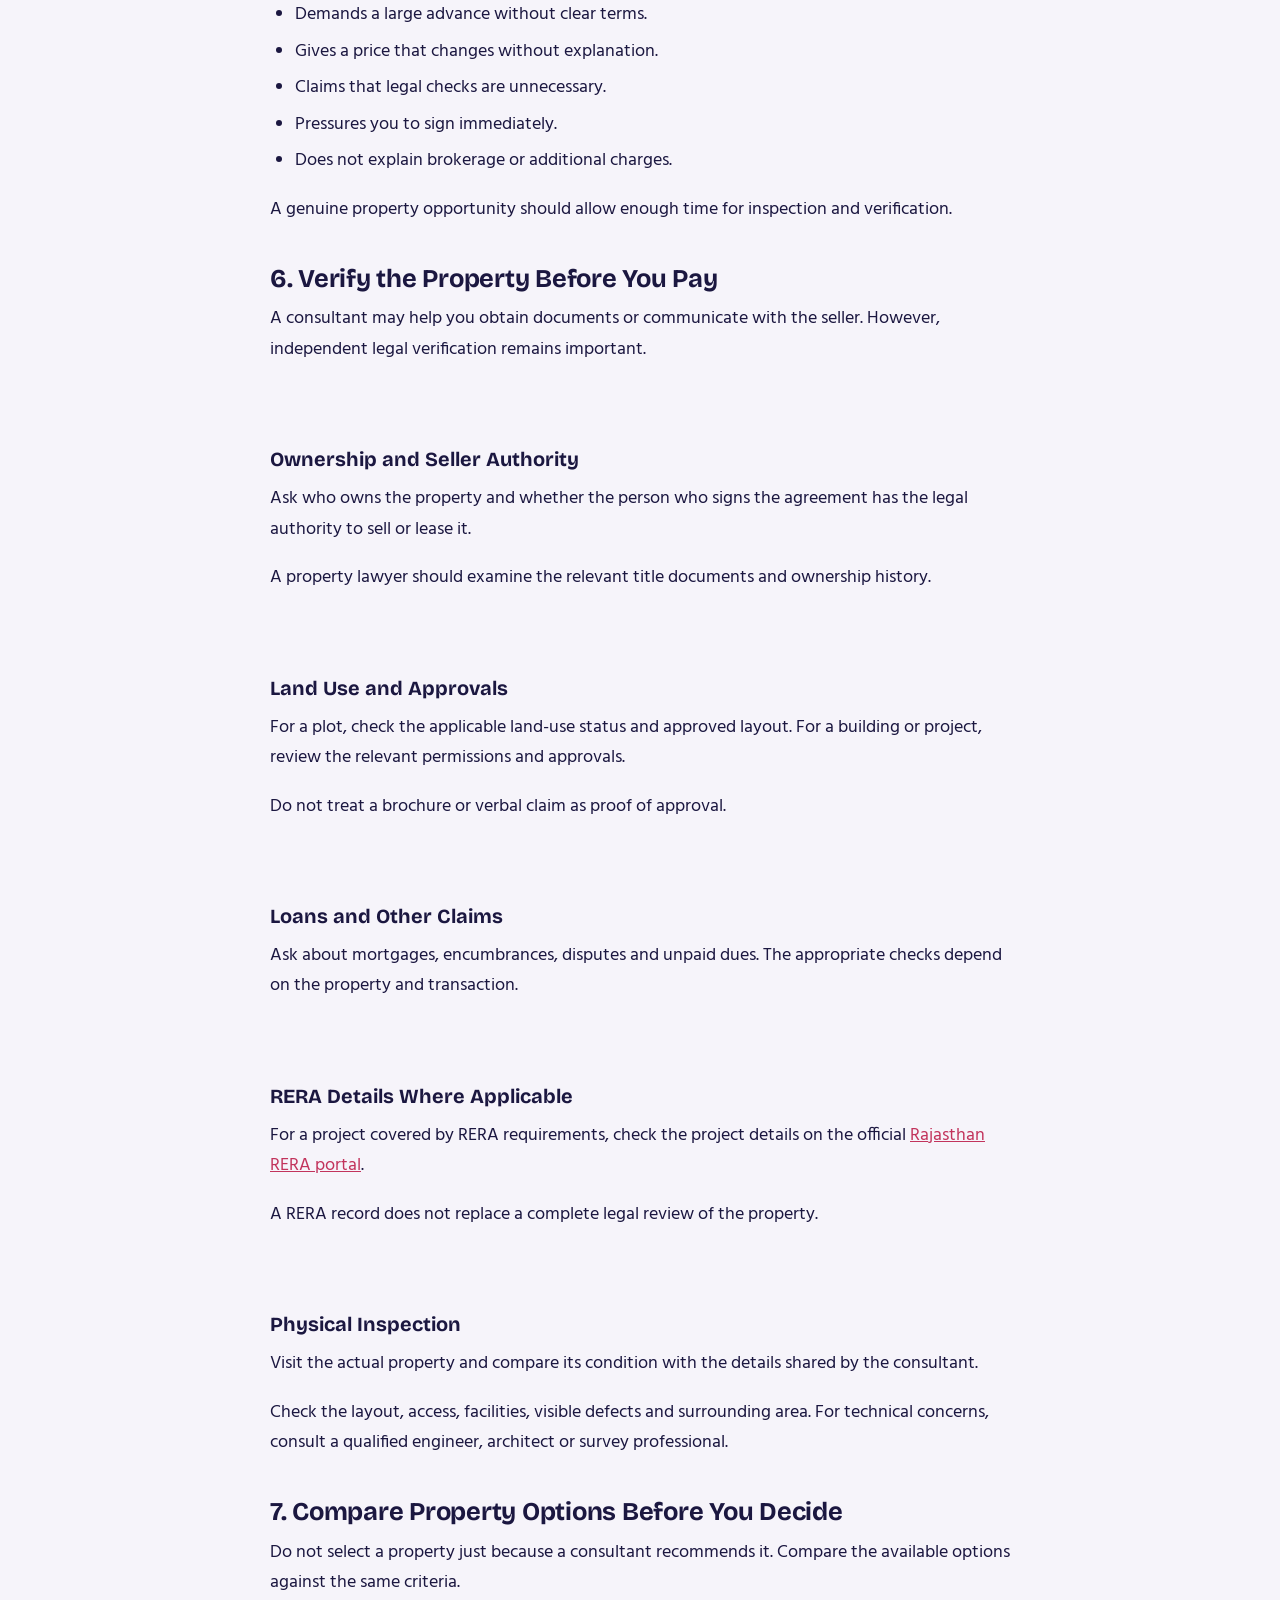
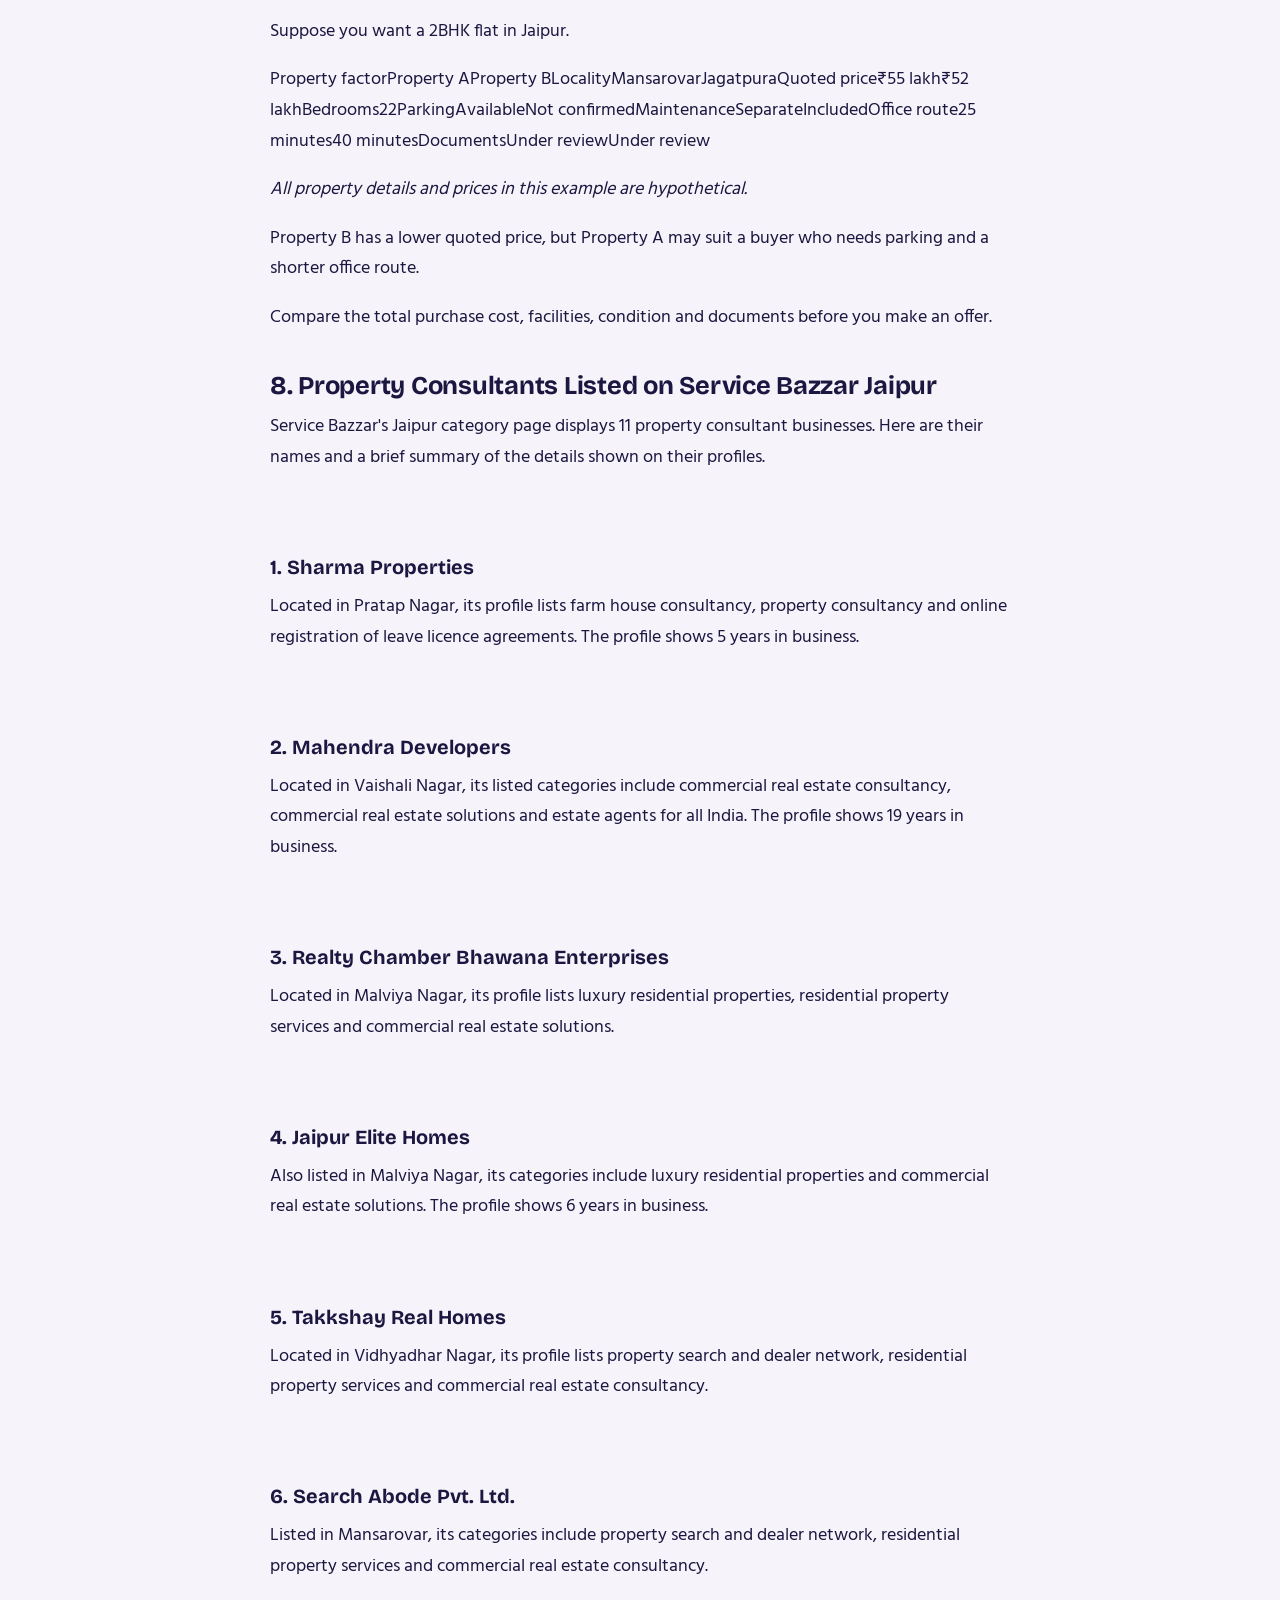
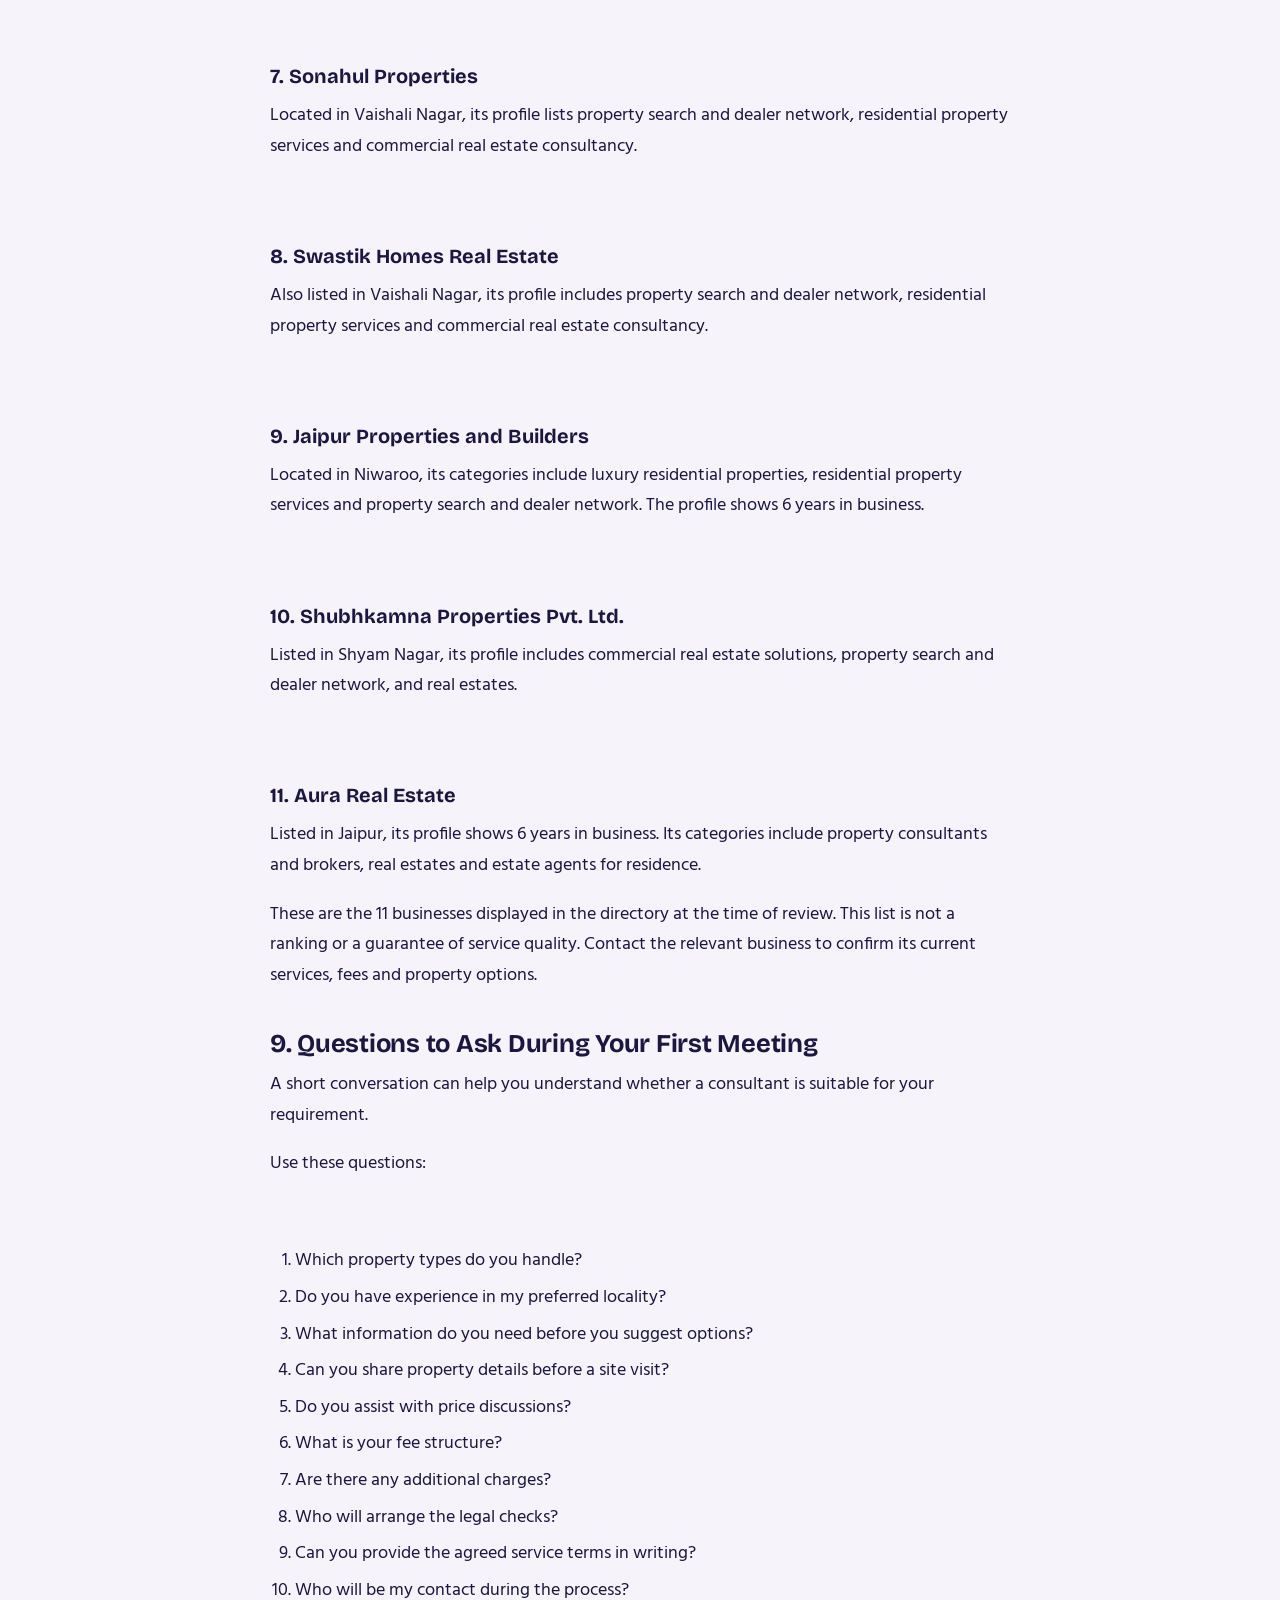
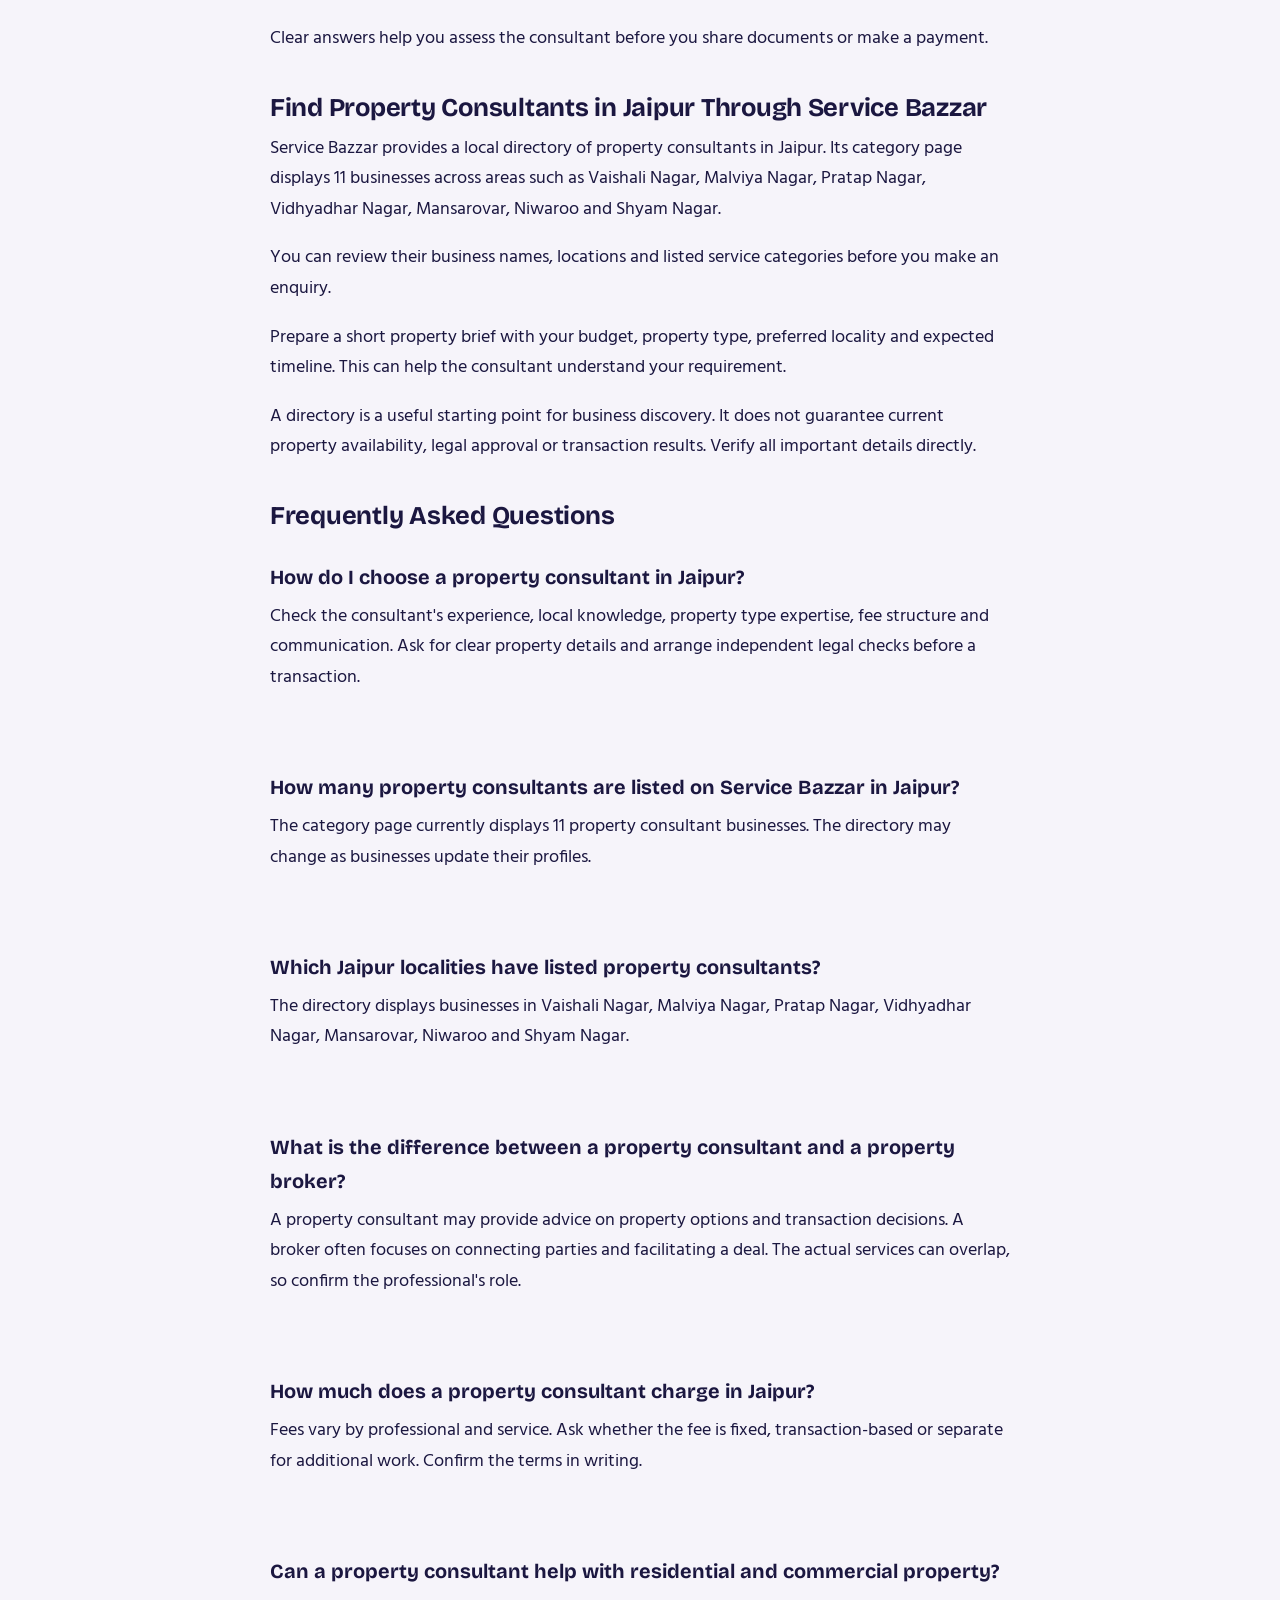
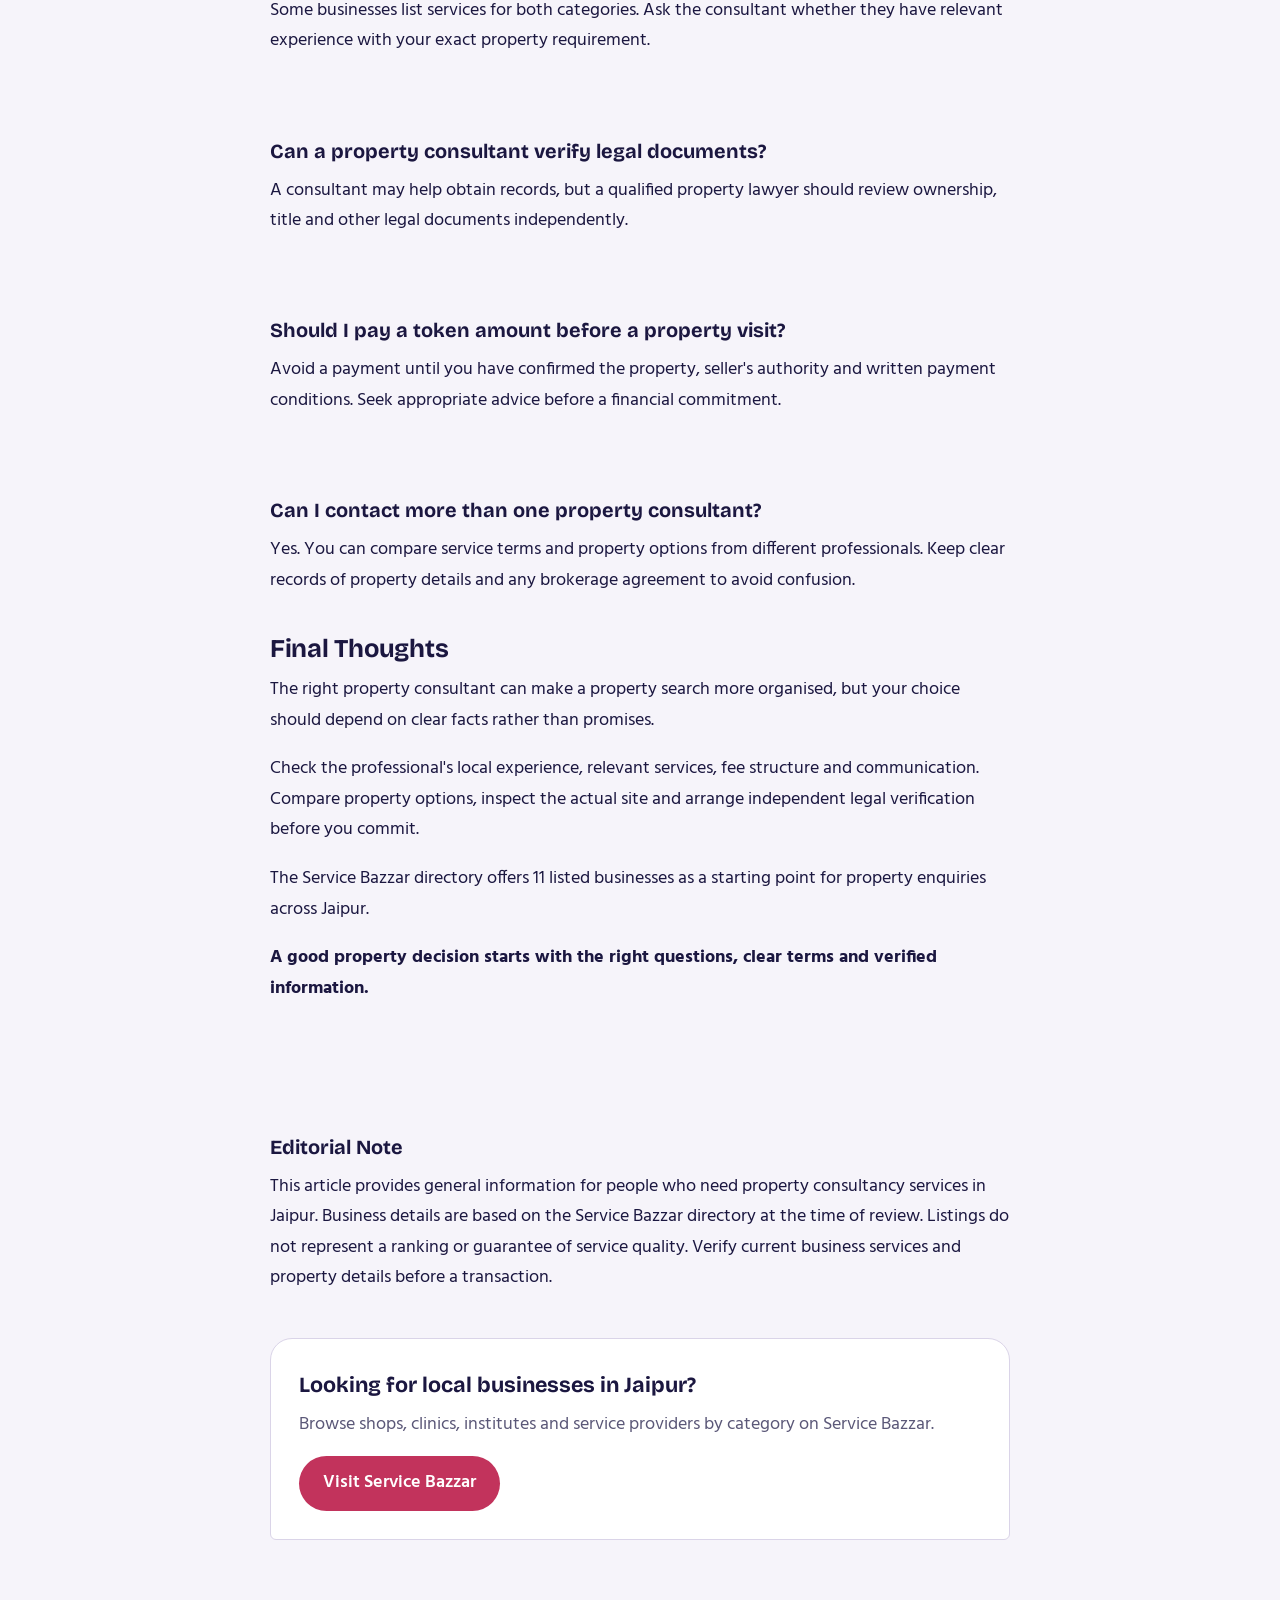
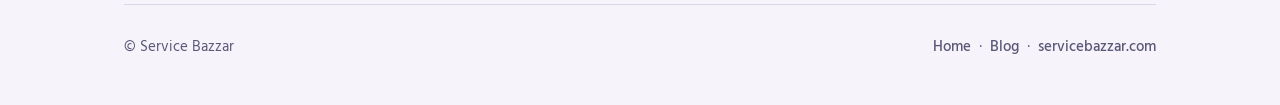
<file: blog/how-to-choose-the-right-property-consultant-in-jaipur.html>
<!DOCTYPE html>
<html lang="en">
<head>
<meta charset="utf-8">
<meta name="viewport" content="width=device-width, initial-scale=1, viewport-fit=cover">
<title>How to Choose the Right Property Consultant in Jaipur</title>
<meta name="description" content="Need a property consultant in Jaipur? Learn how to check local experience, fees, property details and legal documents before you choose a consultant.">
<meta name="keywords" content="Property Consultant in Jaipur,Property Consultants in Jaipur,Property Consultant Jaipur,Real Estate Consultant in Jaipur,Property Advisors in Jaipur,Property Consultants and Brokers,Residential Property Consultant,Commercial Property Consultant,- Property Consultancy Services in Jaipur">
<link rel="canonical" href="https://servicebazzar09.github.io/servicebazzar09/blog/how-to-choose-the-right-property-consultant-in-jaipur.html">
<meta property="og:type" content="article">
<meta property="og:title" content="How to Choose the Right Property Consultant in Jaipur">
<meta property="og:description" content="Need a property consultant in Jaipur? Learn how to check local experience, fees, property details and legal documents before you choose a consultant.">
<meta property="og:url" content="https://servicebazzar09.github.io/servicebazzar09/blog/how-to-choose-the-right-property-consultant-in-jaipur.html">
<meta property="og:image" content="https://servicebazzar09.github.io/servicebazzar09/blog/images/how-to-choose-the-right-property-consultant-in-jaipur-mw4vktzi.jpg">
<meta name="twitter:card" content="summary_large_image">
<script type="application/ld+json">
{
  "@context": "https://schema.org",
  "@type": "BlogPosting",
  "headline": "How to Choose the Right Property Consultant in Jaipur",
  "description": "Need a property consultant in Jaipur? Learn how to check local experience, fees, property details and legal documents before you choose a consultant.",
  "datePublished": "2026-11-06",
  "dateModified": "2026-11-06",
  "mainEntityOfPage": "https://servicebazzar09.github.io/servicebazzar09/blog/how-to-choose-the-right-property-consultant-in-jaipur.html",
  "author": {
    "@type": "Person",
    "name": "Mohan Malhotra"
  },
  "publisher": {
    "@type": "Organization",
    "name": "Service Bazzar",
    "url": "https://www.servicebazzar.com/"
  },
  "image": "https://servicebazzar09.github.io/servicebazzar09/blog/images/how-to-choose-the-right-property-consultant-in-jaipur-mw4vktzi.jpg"
}
</script>
<link rel="preconnect" href="https://fonts.googleapis.com">
<link rel="preconnect" href="https://fonts.gstatic.com" crossorigin>
<link href="https://fonts.googleapis.com/css2?family=Bricolage+Grotesque:opsz,wght@12..96,500;12..96,700;12..96,800&family=Hind:wght@400;500;600&display=swap" rel="stylesheet">
<link rel="stylesheet" href="../assets/blog.css">
</head>
<body>
<div class="wrap">
<header class="top"><a class="brand" href="../">Service<i>Bazzar</i></a><nav class="topnav"><a href="./">Blog</a><a class="cta" href="https://www.servicebazzar.com/">Visit website</a></nav></header>
<main><article class="post">
<nav class="crumbs" aria-label="Breadcrumb"><a href="../">Home</a> / <a href="./">Blog</a></nav>
<h1>How to Choose the Right Property Consultant in Jaipur</h1>
<p class="sub">Learn how to check a property consultant’s experience, compare service fees, avoid common property deal mistakes and verify documents before you buy, sell or rent property in Jaipur.</p>
<p class="byline">By <strong>Mohan Malhotra</strong> · <time datetime="2026-11-06">6 November 2026</time></p>
<figure><img src="../blog/images/how-to-choose-the-right-property-consultant-in-jaipur-mw4vktzi.jpg" alt="How to Choose the Right Property Consultant in Jaipur" width="1200" height="630"></figure>
<div class="content">
<p>A property search can become confusing when different professionals suggest different prices, locations and options. One consultant may recommend a flat in Mansarovar, while another may suggest a property in Vaishali Nagar. Both options may look suitable, but how do you know which professional understands your actual needs?</p><p>The challenge is not just to find a property. You also need someone who can explain the available options, communicate clearly, share relevant details and help you understand the transaction process.</p><p>If you need a <a href="https://www.servicebazzar.com/jaipur/property-consultants" rel="noopener noreferrer" target="_blank"><strong>Property Consultant in Jaipur</strong></a>, do not make your choice based only on an advertisement or a quick phone call. Check the consultant's local experience, service scope, fee terms and knowledge of your preferred property type.</p><p>This guide explains how to assess a property consultant, which questions to ask before you appoint one, what to verify before a property deal and which businesses appear in the Service Bazzar Jaipur directory.</p><h2>Quick Answer: What Makes a Property Consultant Suitable?</h2><p>A suitable property consultant should:</p><ul><li>Understand your property requirement and budget.</li><li>Have relevant knowledge of the preferred Jaipur locality.</li><li>Explain the service and fee structure clearly.</li><li>Share accurate property details before a site visit.</li><li>Communicate important terms in writing.</li><li>Avoid unrealistic promises about price or returns.</li><li>Allow you to arrange independent legal and technical checks.</li></ul><p>The right choice depends on your property needs, not just the number of years a business has operated.</p><h2>1. Define Your Property Requirement First</h2><p>Before you contact a consultant, decide what type of property you need. A clear requirement helps you assess whether the professional has relevant experience.</p><h3>For a Home Purchase</h3><p>If you want a flat, independent house or villa, prepare details such as:</p><ul><li>Preferred number of bedrooms</li><li>Maximum purchase budget</li><li>Preferred Jaipur locality</li><li>Parking and lift requirements</li><li>Ready-to-move or under-construction preference</li><li>Home loan requirement</li></ul><p>For example, a family that needs a 3BHK home near its workplace may not benefit from a list of small apartments in distant areas.</p><h3>For a Residential Plot</h3><p>Mention the required plot size, budget, preferred area and purpose. Ask whether the consultant handles residential land and can coordinate access to relevant property documents.</p><h3>For Commercial Property</h3><p>A shop, office, showroom and warehouse have different requirements. Explain your business activity, required floor area, customer access and budget.</p><h3>For Rental Property</h3><p>Share your preferred rent, property type, agreement period and move-in date. Ask about the deposit, maintenance and other charges before you visit.</p><h2>2. Check the Consultant's Local Experience</h2><p>Jaipur has different residential and commercial areas. A professional who understands one locality may have limited experience in another.</p><p>Ask whether the consultant has handled properties in your preferred area.</p><p data-pm-slice="1 3 []">Some localities you may want to assess include:</p><div class="table-wrap"><table><tbody><tr><th>Locality</th><th>Points to assess</th></tr><tr><td>Vaishali Nagar</td><td>Exact street, access, parking and property type</td></tr><tr><td>Mansarovar</td><td>Sector, daily travel and nearby facilities</td></tr><tr><td>Malviya Nagar</td><td>Road access, building condition and total cost</td></tr><tr><td>Jagatpura</td><td>Exact location, approach road and available facilities</td></tr><tr><td>Pratap Nagar</td><td>Property type, access and local infrastructure</td></tr><tr><td>Vidhyadhar Nagar</td><td>Sector, transport and nearby services</td></tr><tr><td>Shyam Nagar</td><td>Property condition and access to daily needs</td></tr></tbody></table></div><p>Do not assume that every property in a popular locality has the same value or facilities. Assess the exact address and property condition.</p><h2>3. Ask About Relevant Property Experience</h2><p>A consultant may handle several types of real estate, but that does not mean every service falls within their expertise.</p><p>For example, experience with residential flats does not automatically establish expertise in industrial property or land transactions.</p><p>Ask these questions:</p><p><br></p><ul><li>Do you handle the property type I need?</li><li>Have you worked in this locality?</li><li>Can you explain the usual purchase or rental process?</li><li>Do you assist with site visits?</li><li>Can you coordinate with the owner or authorised seller?</li><li>What services are outside your role?</li></ul><p>A clear discussion helps you understand what the consultant can and cannot do.</p><h2>4. Understand the Fee Before You Proceed</h2><p>Unclear charges can create disputes after a property search or transaction.</p><p>Before you appoint a consultant, ask for a written fee structure.</p><p>Fee detailWhat to askConsultation feeIs there a separate charge for advice?BrokerageIs it fixed or based on the transaction value?Payment stageWhen does the fee become payable?Additional servicesAre document coordination or other services extra?Payment responsibilityWho pays the fee under the agreement?</p><p>Do not assume that all consultants charge the same amount. The fee depends on the professional, transaction and agreed service.</p><p>Ask for a receipt or written confirmation for any payment.</p><h2>5. Watch for These Property Deal Red Flags</h2><p>A professional property service should provide clear information rather than pressure you into a quick decision.</p><p>Be careful if someone:</p><p><br></p><ul><li>Promises guaranteed property returns.</li><li>Refuses to share the exact property address.</li><li>Avoids questions about ownership documents.</li><li>Demands a large advance without clear terms.</li><li>Gives a price that changes without explanation.</li><li>Claims that legal checks are unnecessary.</li><li>Pressures you to sign immediately.</li><li>Does not explain brokerage or additional charges.</li></ul><p>A genuine property opportunity should allow enough time for inspection and verification.</p><h2>6. Verify the Property Before You Pay</h2><p>A consultant may help you obtain documents or communicate with the seller. However, independent legal verification remains important.</p><p><br></p><h3>Ownership and Seller Authority</h3><p>Ask who owns the property and whether the person who signs the agreement has the legal authority to sell or lease it.</p><p>A property lawyer should examine the relevant title documents and ownership history.</p><p><br></p><h3>Land Use and Approvals</h3><p>For a plot, check the applicable land-use status and approved layout. For a building or project, review the relevant permissions and approvals.</p><p>Do not treat a brochure or verbal claim as proof of approval.</p><p><br></p><h3>Loans and Other Claims</h3><p>Ask about mortgages, encumbrances, disputes and unpaid dues. The appropriate checks depend on the property and transaction.</p><p><br></p><h3>RERA Details Where Applicable</h3><p>For a project covered by RERA requirements, check the project details on the official <a href="https://rera.rajasthan.gov.in/" rel="noopener noreferrer" target="_blank">Rajasthan RERA portal</a>.</p><p>A RERA record does not replace a complete legal review of the property.</p><p><br></p><h3>Physical Inspection</h3><p>Visit the actual property and compare its condition with the details shared by the consultant.</p><p>Check the layout, access, facilities, visible defects and surrounding area. For technical concerns, consult a qualified engineer, architect or survey professional.</p><h2>7. Compare Property Options Before You Decide</h2><p>Do not select a property just because a consultant recommends it. Compare the available options against the same criteria.</p><p>Suppose you want a 2BHK flat in Jaipur.</p><p>Property factorProperty AProperty BLocalityMansarovarJagatpuraQuoted price₹55 lakh₹52 lakhBedrooms22ParkingAvailableNot confirmedMaintenanceSeparateIncludedOffice route25 minutes40 minutesDocumentsUnder reviewUnder review</p><p><em>All property details and prices in this example are hypothetical.</em></p><p>Property B has a lower quoted price, but Property A may suit a buyer who needs parking and a shorter office route.</p><p>Compare the total purchase cost, facilities, condition and documents before you make an offer.</p><h2>8. Property Consultants Listed on Service Bazzar Jaipur</h2><p>Service Bazzar's Jaipur category page displays 11 property consultant businesses. Here are their names and a brief summary of the details shown on their profiles.</p><p><br></p><h3>1. Sharma Properties</h3><p>Located in Pratap Nagar, its profile lists farm house consultancy, property consultancy and online registration of leave licence agreements. The profile shows 5 years in business.</p><p><br></p><h3>2. Mahendra Developers</h3><p>Located in Vaishali Nagar, its listed categories include commercial real estate consultancy, commercial real estate solutions and estate agents for all India. The profile shows 19 years in business.</p><p><br></p><h3>3. Realty Chamber Bhawana Enterprises</h3><p>Located in Malviya Nagar, its profile lists luxury residential properties, residential property services and commercial real estate solutions.</p><p><br></p><h3>4. Jaipur Elite Homes</h3><p>Also listed in Malviya Nagar, its categories include luxury residential properties and commercial real estate solutions. The profile shows 6 years in business.</p><p><br></p><h3>5. Takkshay Real Homes</h3><p>Located in Vidhyadhar Nagar, its profile lists property search and dealer network, residential property services and commercial real estate consultancy.</p><p><br></p><h3>6. Search Abode Pvt. Ltd.</h3><p>Listed in Mansarovar, its categories include property search and dealer network, residential property services and commercial real estate consultancy.</p><p><br></p><h3>7. Sonahul Properties</h3><p>Located in Vaishali Nagar, its profile lists property search and dealer network, residential property services and commercial real estate consultancy.</p><p><br></p><h3>8. Swastik Homes Real Estate</h3><p>Also listed in Vaishali Nagar, its profile includes property search and dealer network, residential property services and commercial real estate consultancy.</p><p><br></p><h3>9. Jaipur Properties and Builders</h3><p>Located in Niwaroo, its categories include luxury residential properties, residential property services and property search and dealer network. The profile shows 6 years in business.</p><p><br></p><h3>10. Shubhkamna Properties Pvt. Ltd.</h3><p>Listed in Shyam Nagar, its profile includes commercial real estate solutions, property search and dealer network, and real estates.</p><p><br></p><h3>11. Aura Real Estate</h3><p>Listed in Jaipur, its profile shows 6 years in business. Its categories include property consultants and brokers, real estates and estate agents for residence.</p><p>These are the 11 businesses displayed in the directory at the time of review. This list is not a ranking or a guarantee of service quality. Contact the relevant business to confirm its current services, fees and property options.</p><h2>9. Questions to Ask During Your First Meeting</h2><p>A short conversation can help you understand whether a consultant is suitable for your requirement.</p><p>Use these questions:</p><p><br></p><ol><li>Which property types do you handle?</li><li>Do you have experience in my preferred locality?</li><li>What information do you need before you suggest options?</li><li>Can you share property details before a site visit?</li><li>Do you assist with price discussions?</li><li>What is your fee structure?</li><li>Are there any additional charges?</li><li>Who will arrange the legal checks?</li><li>Can you provide the agreed service terms in writing?</li><li>Who will be my contact during the process?</li></ol><p>Clear answers help you assess the consultant before you share documents or make a payment.</p><h2>Find Property Consultants in Jaipur Through Service Bazzar</h2><p>Service Bazzar provides a local directory of property consultants in Jaipur. Its category page displays 11 businesses across areas such as Vaishali Nagar, Malviya Nagar, Pratap Nagar, Vidhyadhar Nagar, Mansarovar, Niwaroo and Shyam Nagar.</p><p>You can review their business names, locations and listed service categories before you make an enquiry.</p><p>Prepare a short property brief with your budget, property type, preferred locality and expected timeline. This can help the consultant understand your requirement.</p><p>A directory is a useful starting point for business discovery. It does not guarantee current property availability, legal approval or transaction results. Verify all important details directly.</p><h2>Frequently Asked Questions</h2><h3>How do I choose a property consultant in Jaipur?</h3><p>Check the consultant's experience, local knowledge, property type expertise, fee structure and communication. Ask for clear property details and arrange independent legal checks before a transaction.</p><p><br></p><h3>How many property consultants are listed on Service Bazzar in Jaipur?</h3><p>The category page currently displays 11 property consultant businesses. The directory may change as businesses update their profiles.</p><p><br></p><h3>Which Jaipur localities have listed property consultants?</h3><p>The directory displays businesses in Vaishali Nagar, Malviya Nagar, Pratap Nagar, Vidhyadhar Nagar, Mansarovar, Niwaroo and Shyam Nagar.</p><p><br></p><h3>What is the difference between a property consultant and a property broker?</h3><p>A property consultant may provide advice on property options and transaction decisions. A broker often focuses on connecting parties and facilitating a deal. The actual services can overlap, so confirm the professional's role.</p><p><br></p><h3>How much does a property consultant charge in Jaipur?</h3><p>Fees vary by professional and service. Ask whether the fee is fixed, transaction-based or separate for additional work. Confirm the terms in writing.</p><p><br></p><h3>Can a property consultant help with residential and commercial property?</h3><p>Some businesses list services for both categories. Ask the consultant whether they have relevant experience with your exact property requirement.</p><p><br></p><h3>Can a property consultant verify legal documents?</h3><p>A consultant may help obtain records, but a qualified property lawyer should review ownership, title and other legal documents independently.</p><p><br></p><h3>Should I pay a token amount before a property visit?</h3><p>Avoid a payment until you have confirmed the property, seller's authority and written payment conditions. Seek appropriate advice before a financial commitment.</p><p><br></p><h3>Can I contact more than one property consultant?</h3><p>Yes. You can compare service terms and property options from different professionals. Keep clear records of property details and any brokerage agreement to avoid confusion.</p><h2>Final Thoughts</h2><p>The right property consultant can make a property search more organised, but your choice should depend on clear facts rather than promises.</p><p>Check the professional's local experience, relevant services, fee structure and communication. Compare property options, inspect the actual site and arrange independent legal verification before you commit.</p><p>The Service Bazzar directory offers 11 listed businesses as a starting point for property enquiries across Jaipur.</p><p><strong>A good property decision starts with the right questions, clear terms and verified information.</strong></p><p><br></p><p><br></p><h3>Editorial Note</h3><p>This article provides general information for people who need property consultancy services in Jaipur. Business details are based on the Service Bazzar directory at the time of review. Listings do not represent a ranking or guarantee of service quality. Verify current business services and property details before a transaction.</p>
</div>
<aside class="cta-box"><h2>Looking for local businesses in Jaipur?</h2><p>Browse shops, clinics, institutes and service providers by category on Service Bazzar.</p><a class="btn" href="https://www.servicebazzar.com/">Visit Service Bazzar</a></aside>
</article></main>
<footer><div class="row"><span>© Service Bazzar</span><nav><a href="../">Home</a> &nbsp;·&nbsp; <a href="./">Blog</a> &nbsp;·&nbsp; <a href="https://www.servicebazzar.com/">servicebazzar.com</a></nav></div></footer>
</div>
</body>
</html>
</file>
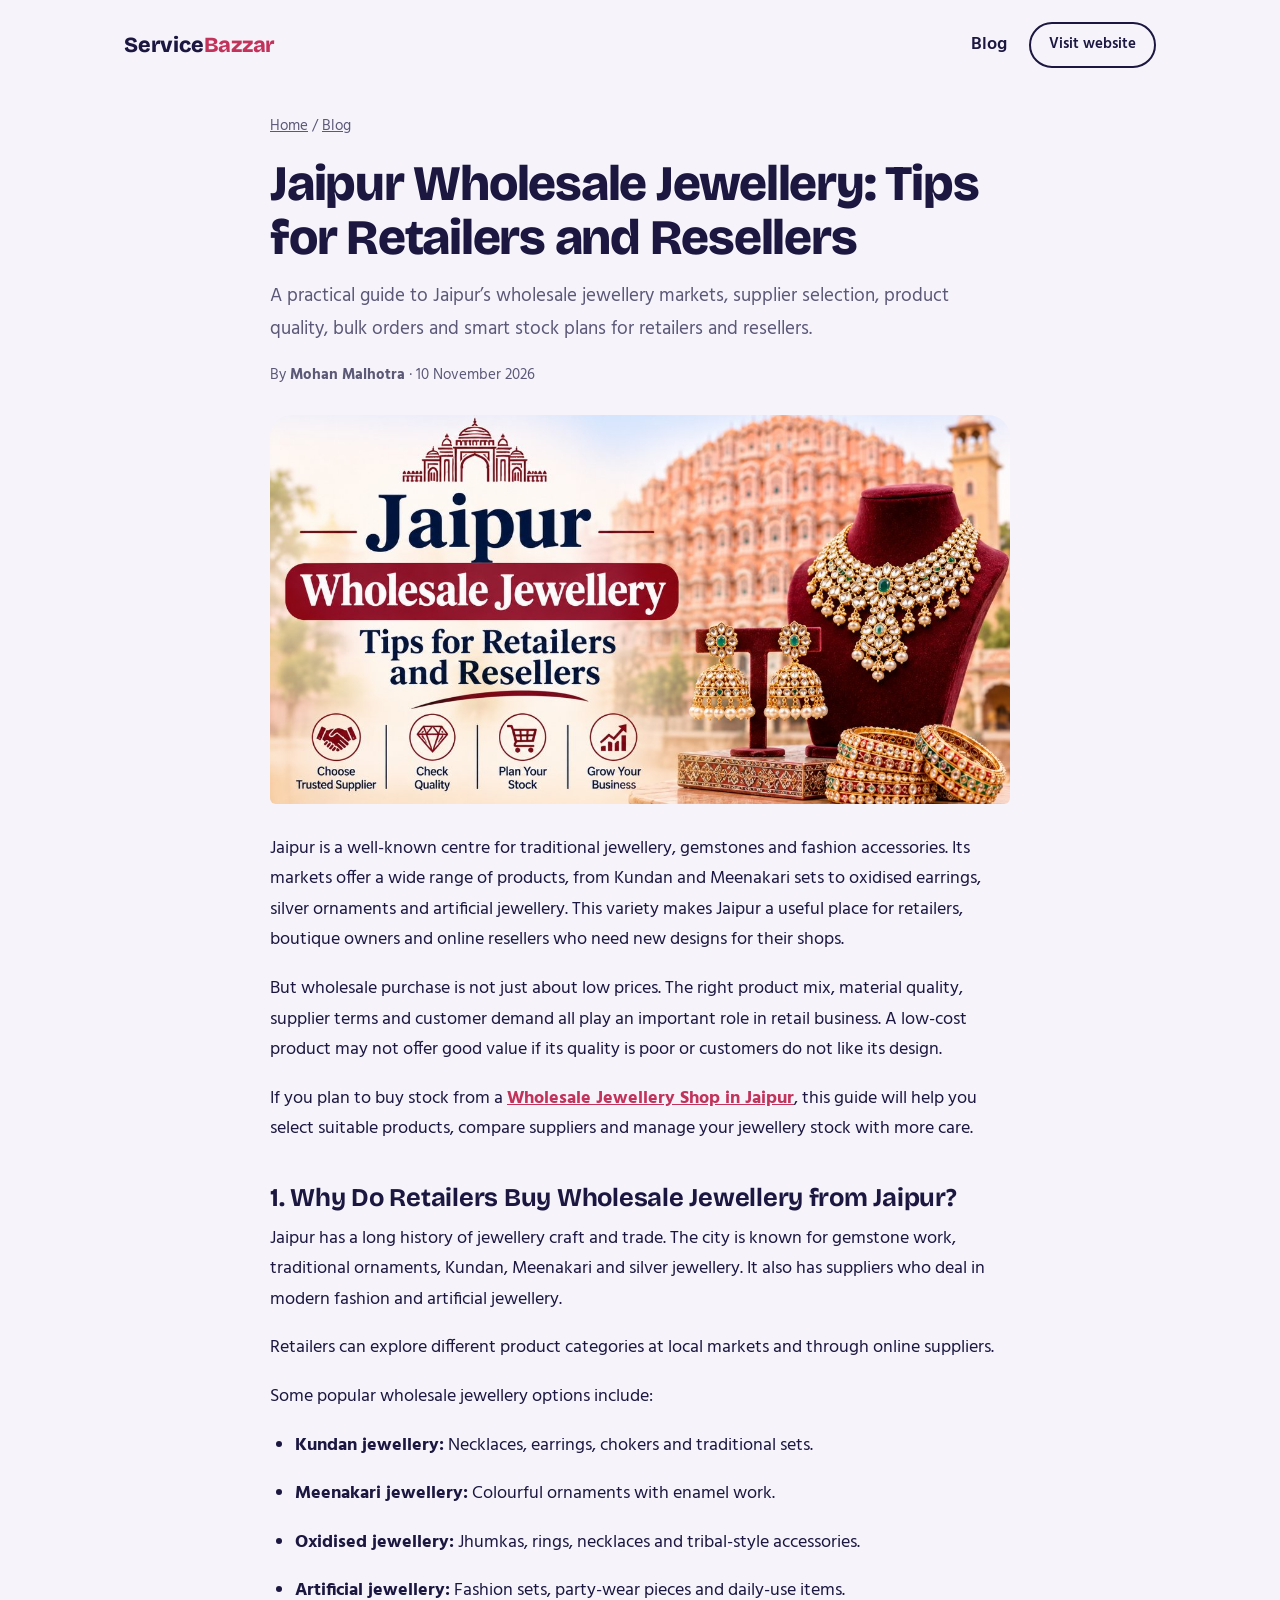
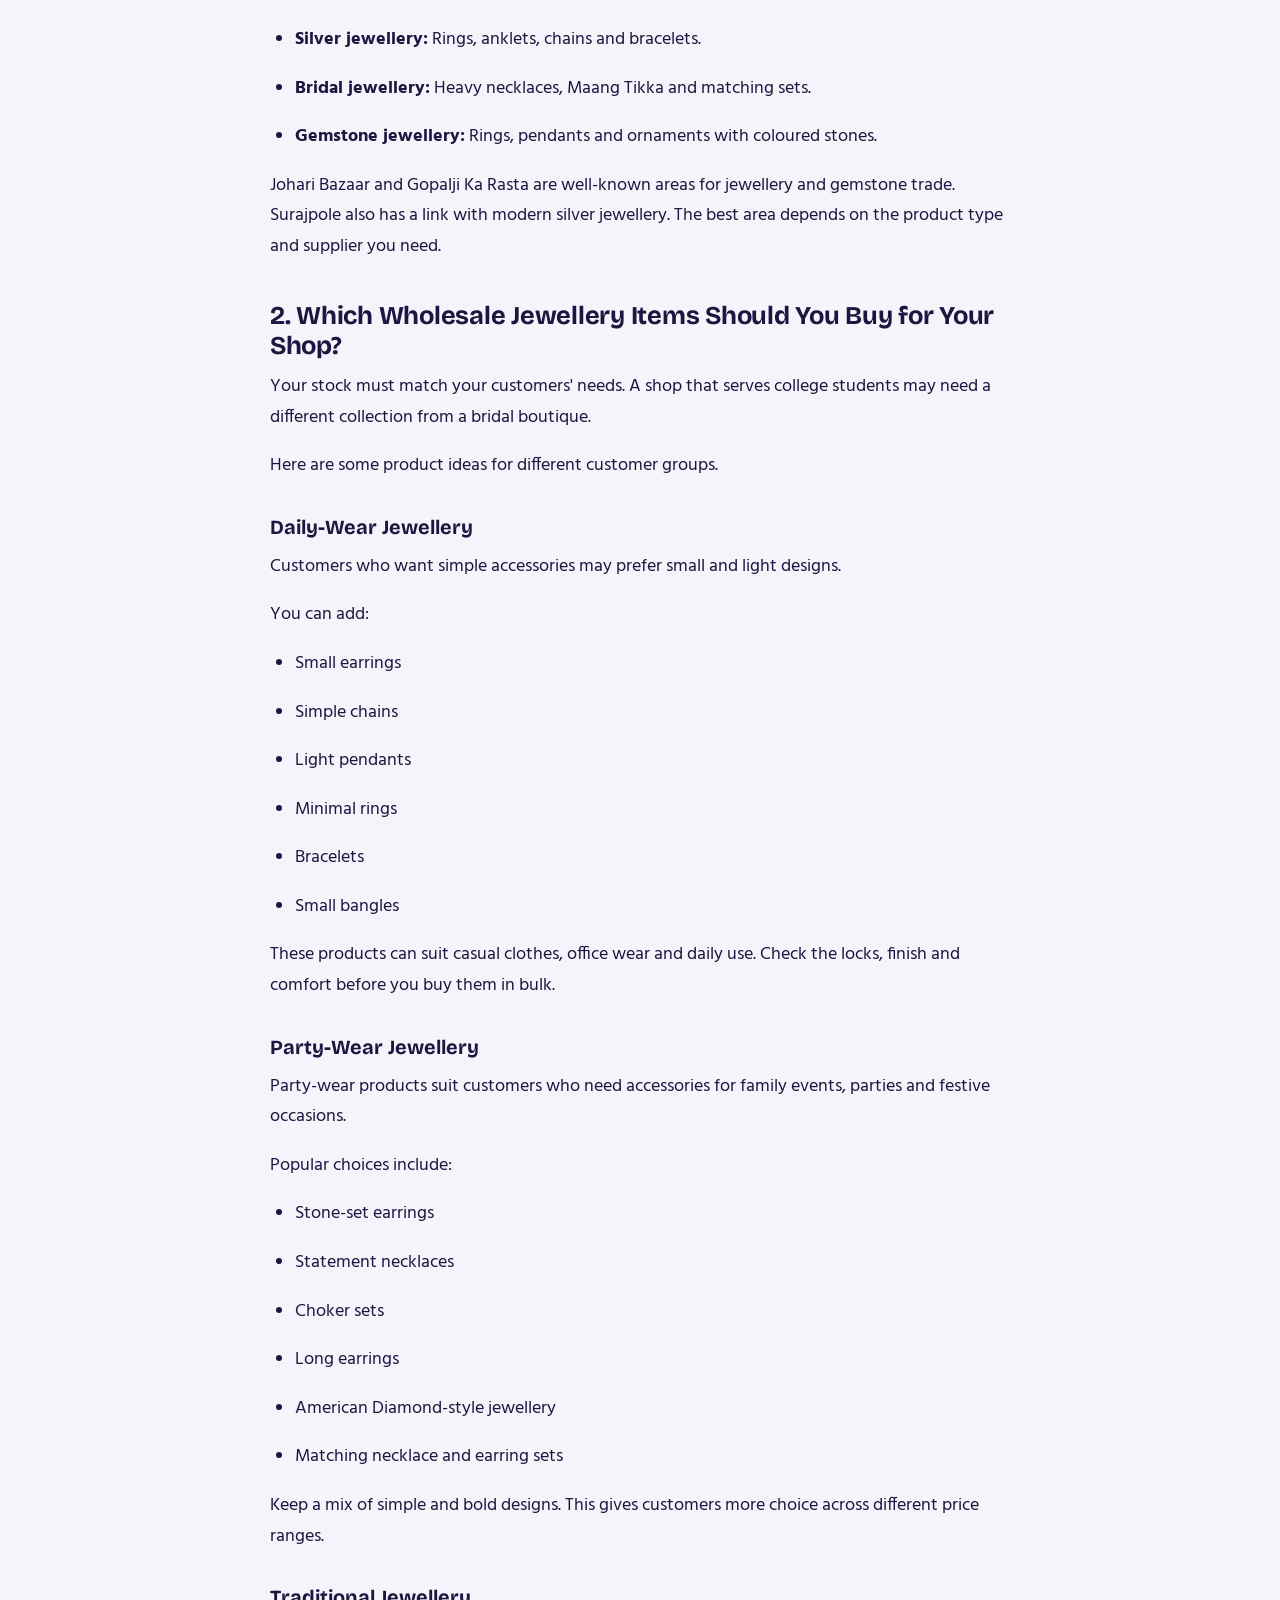
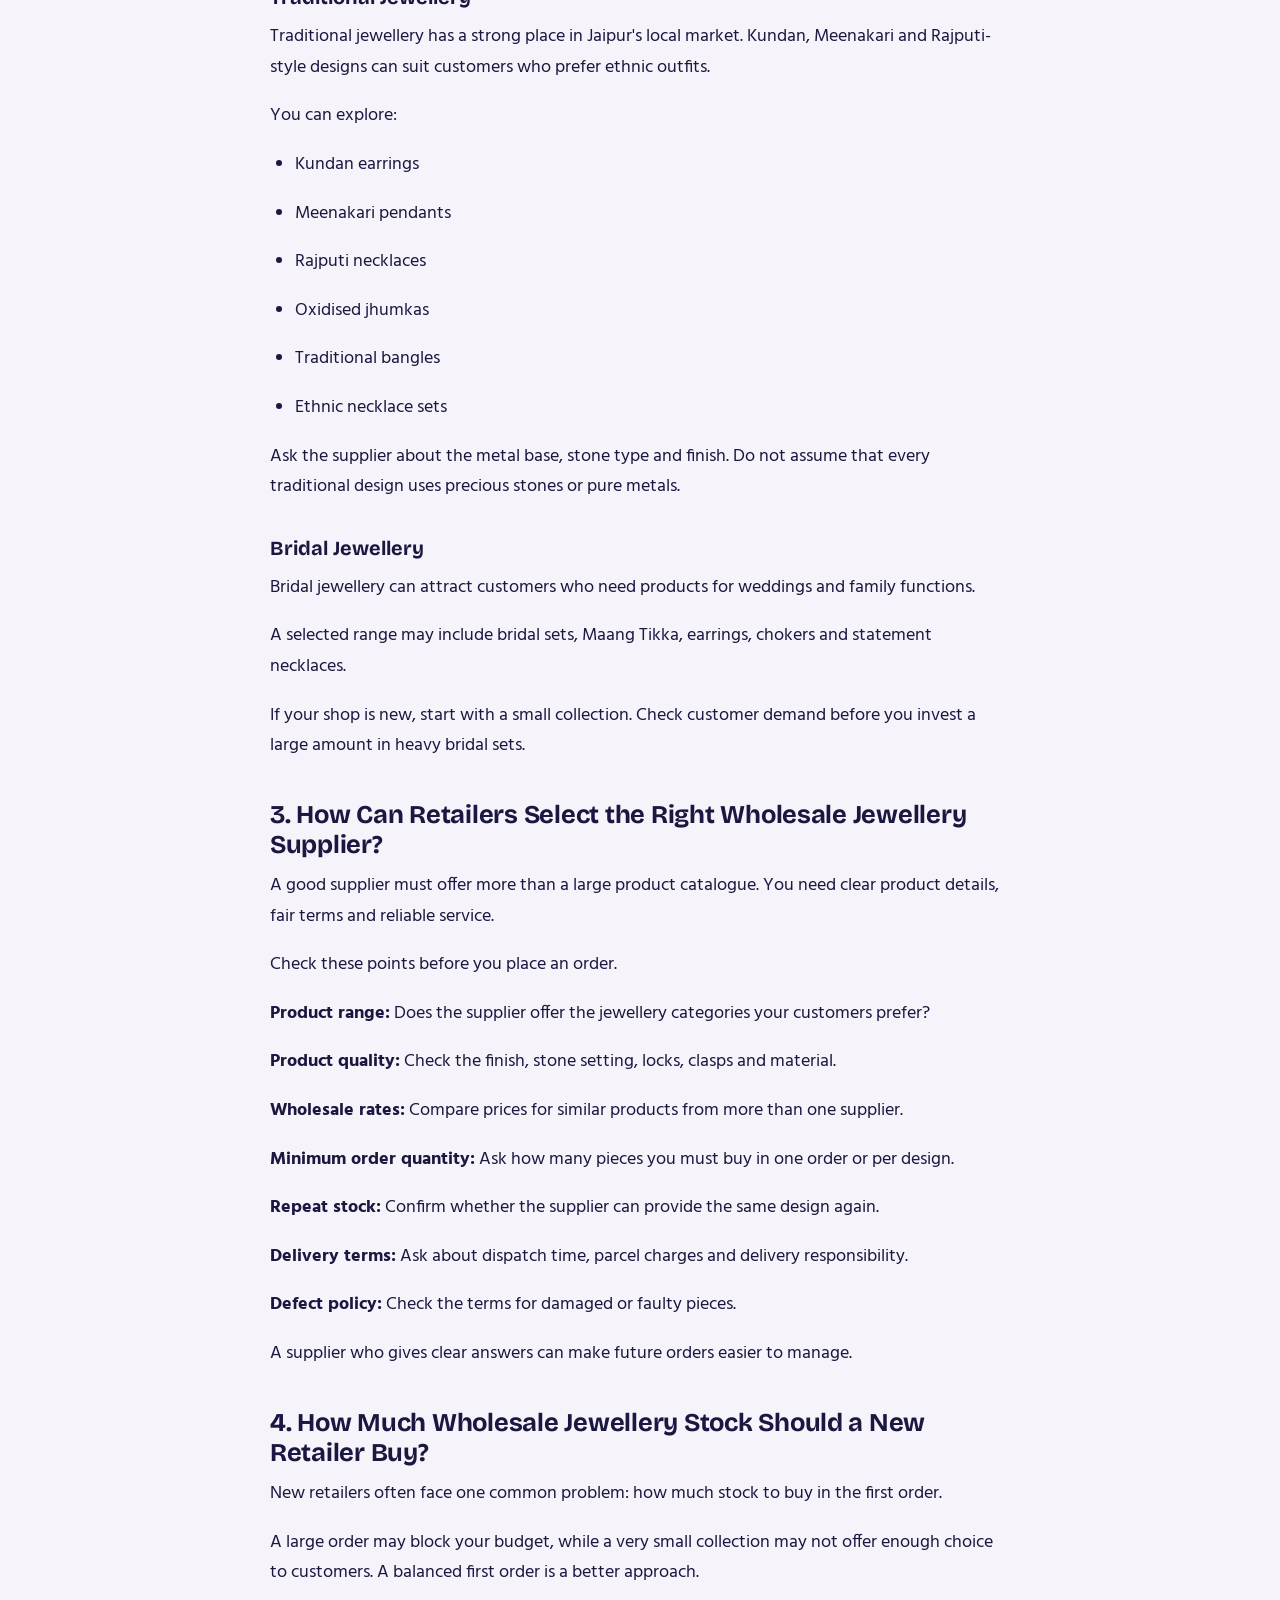
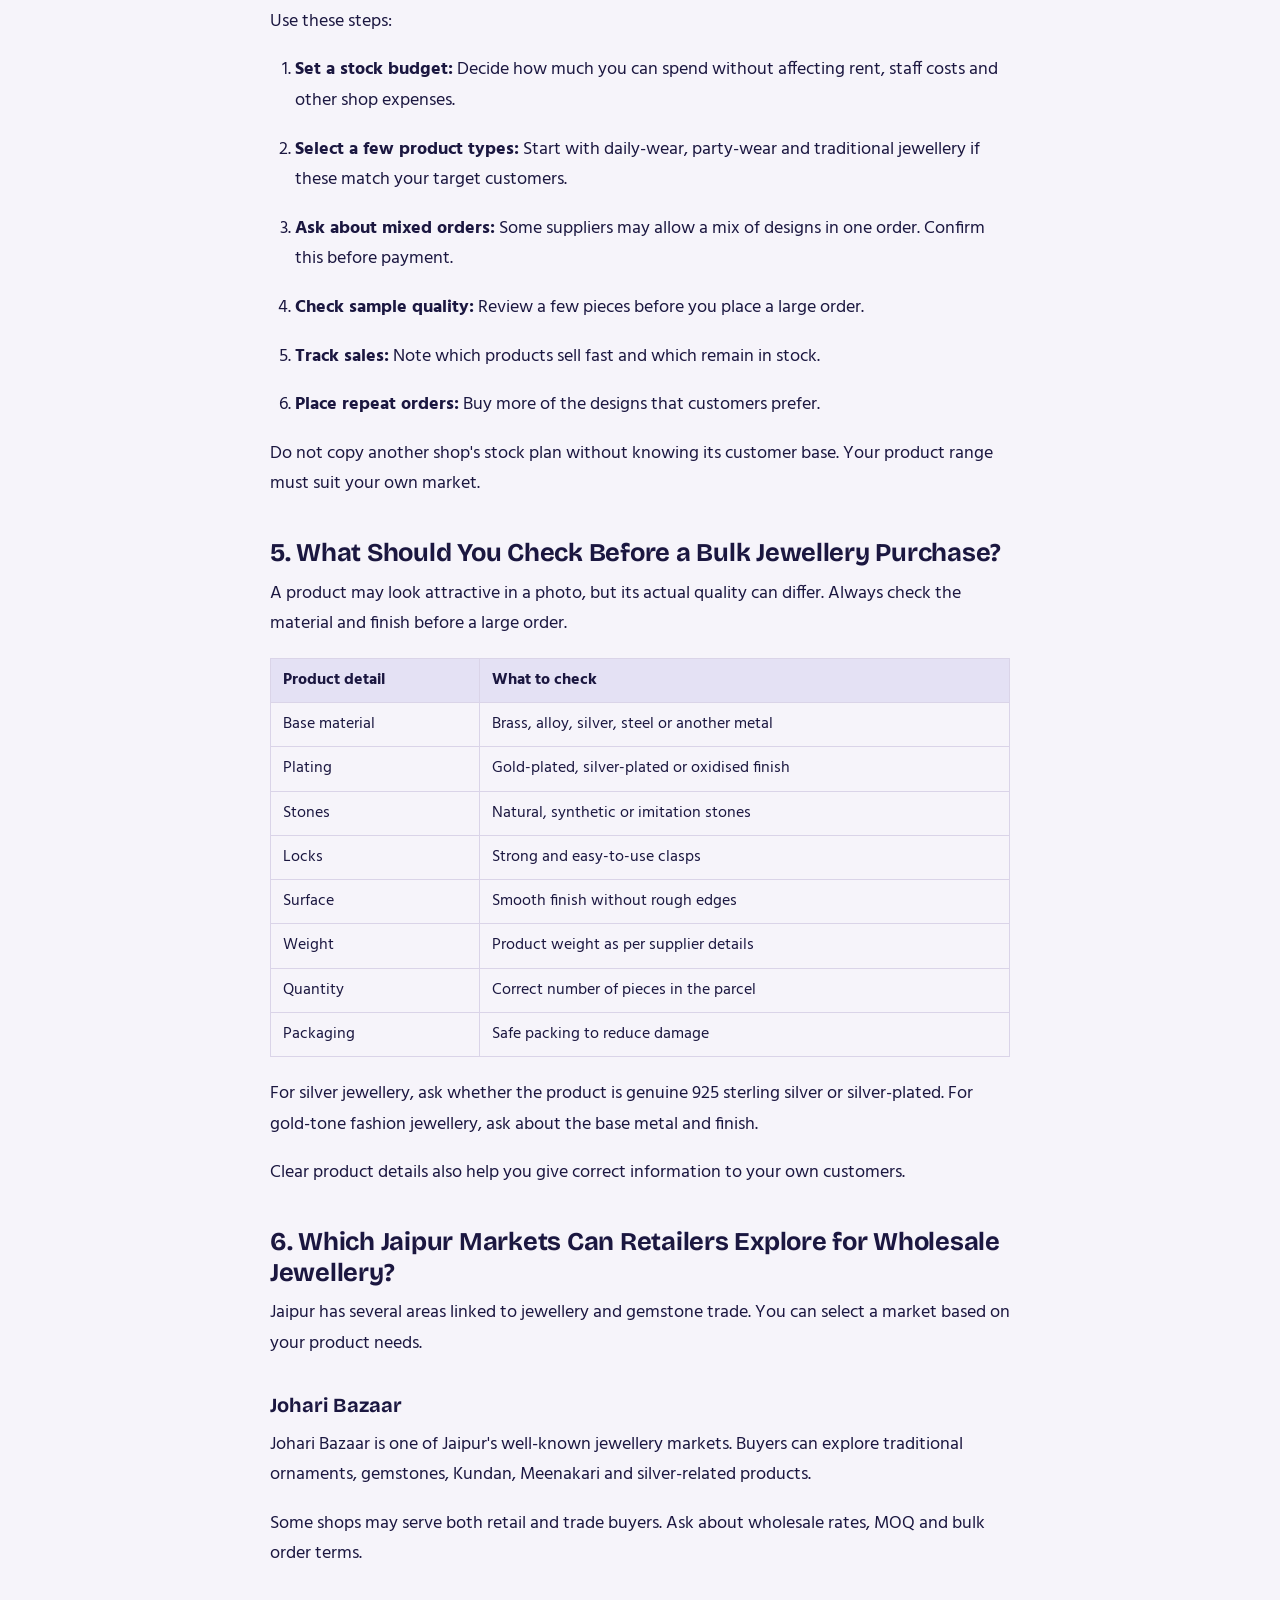
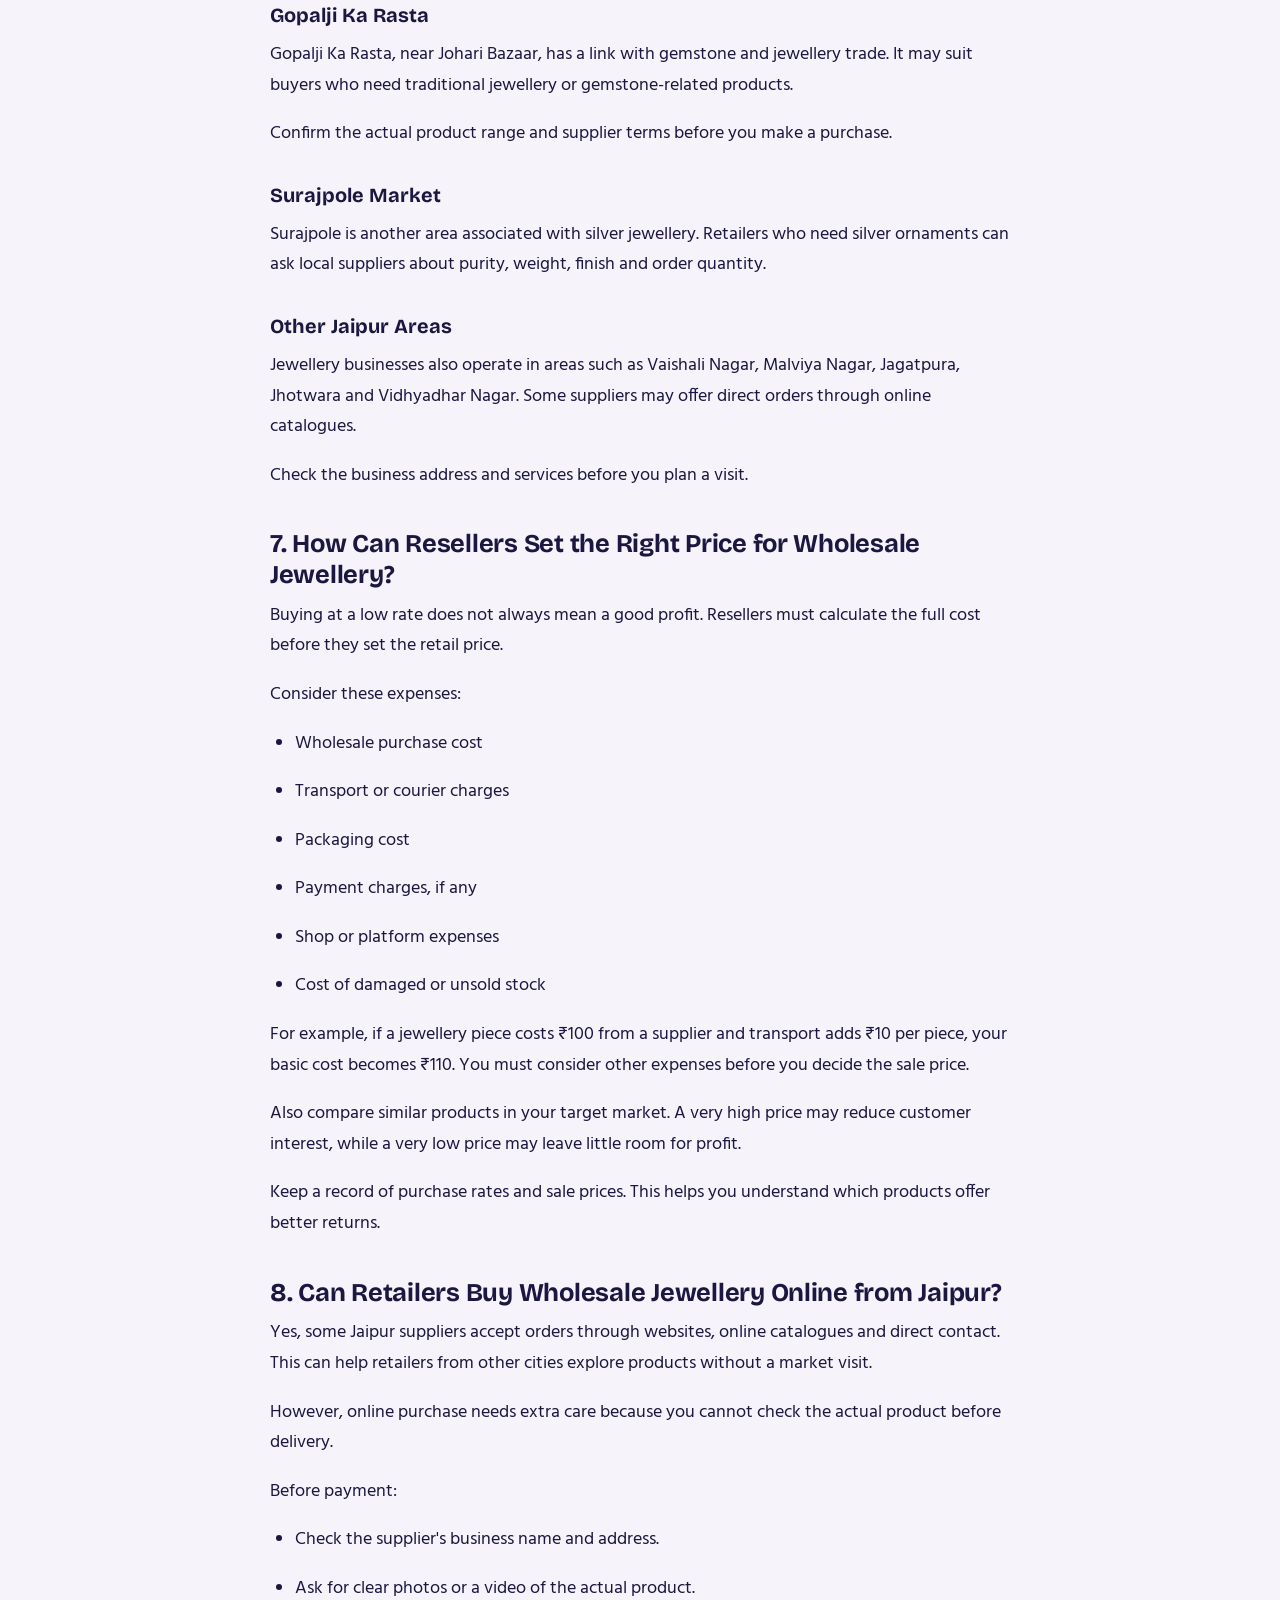
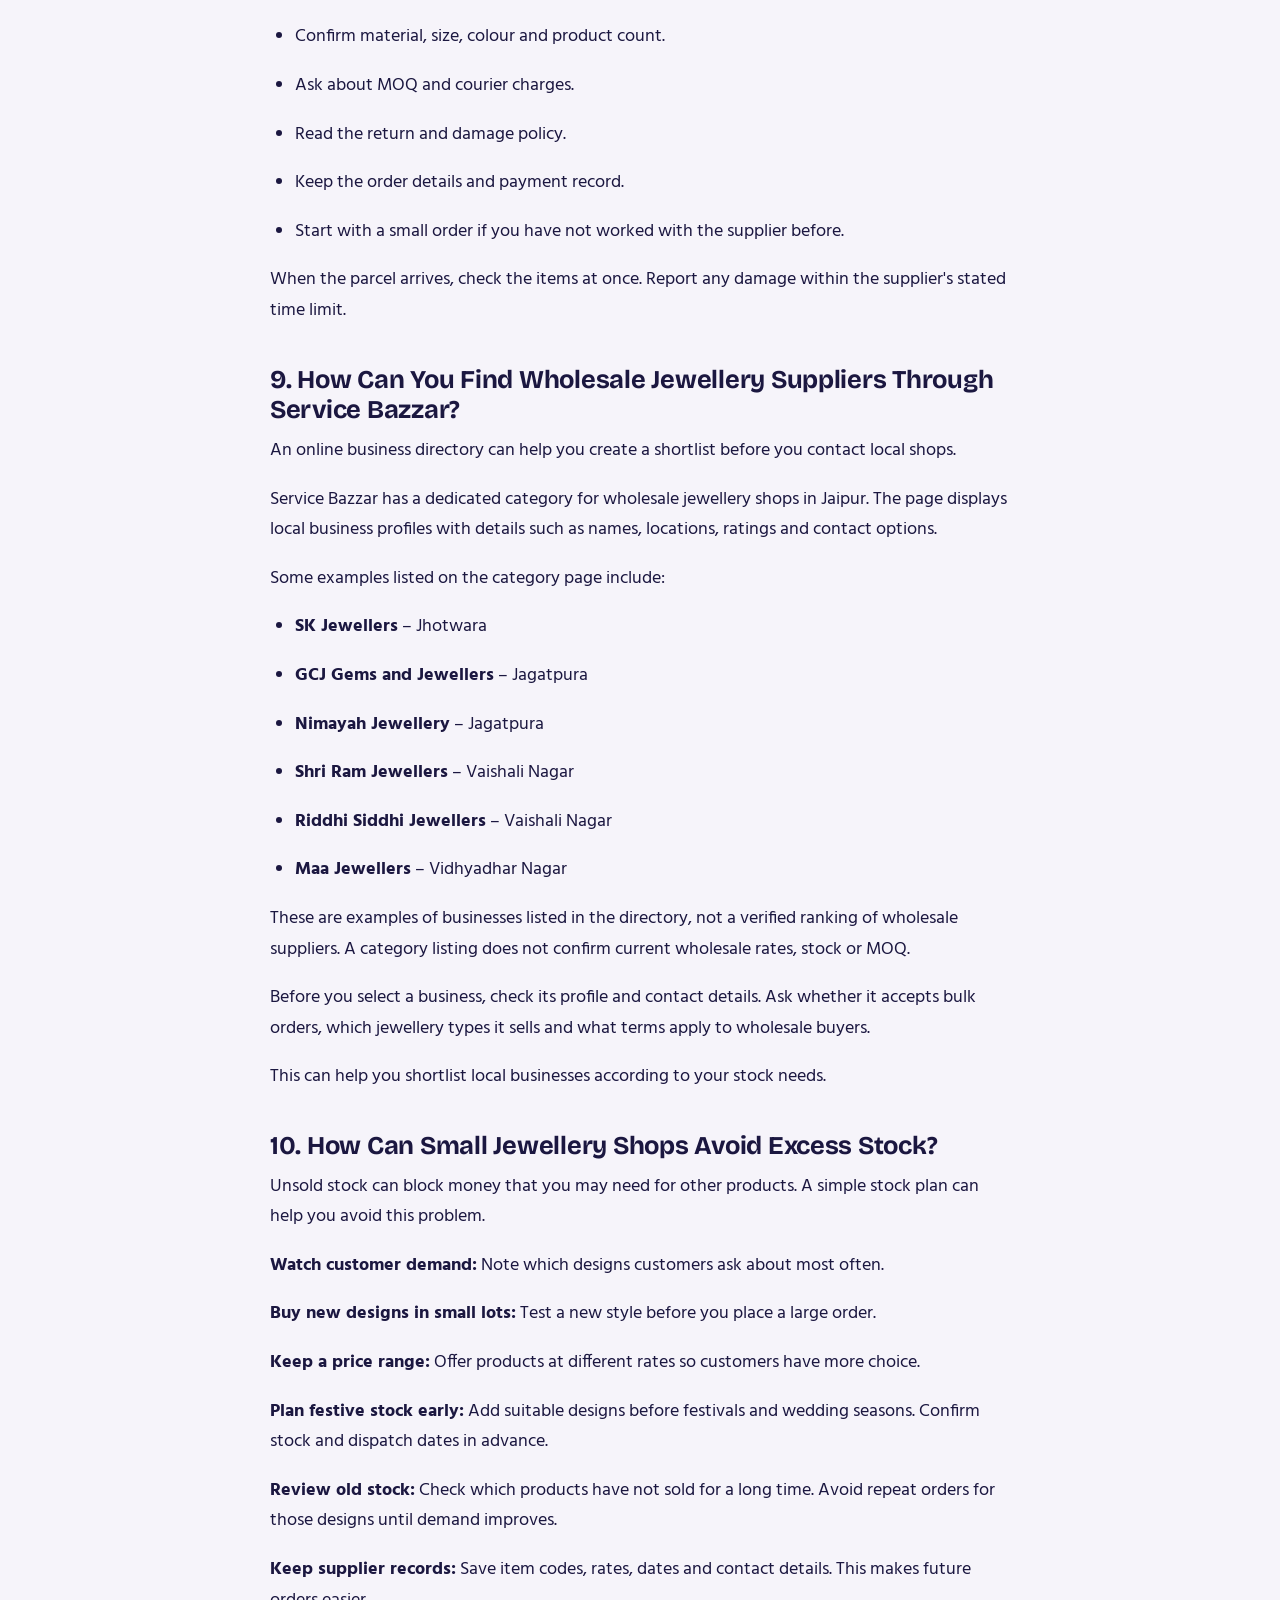
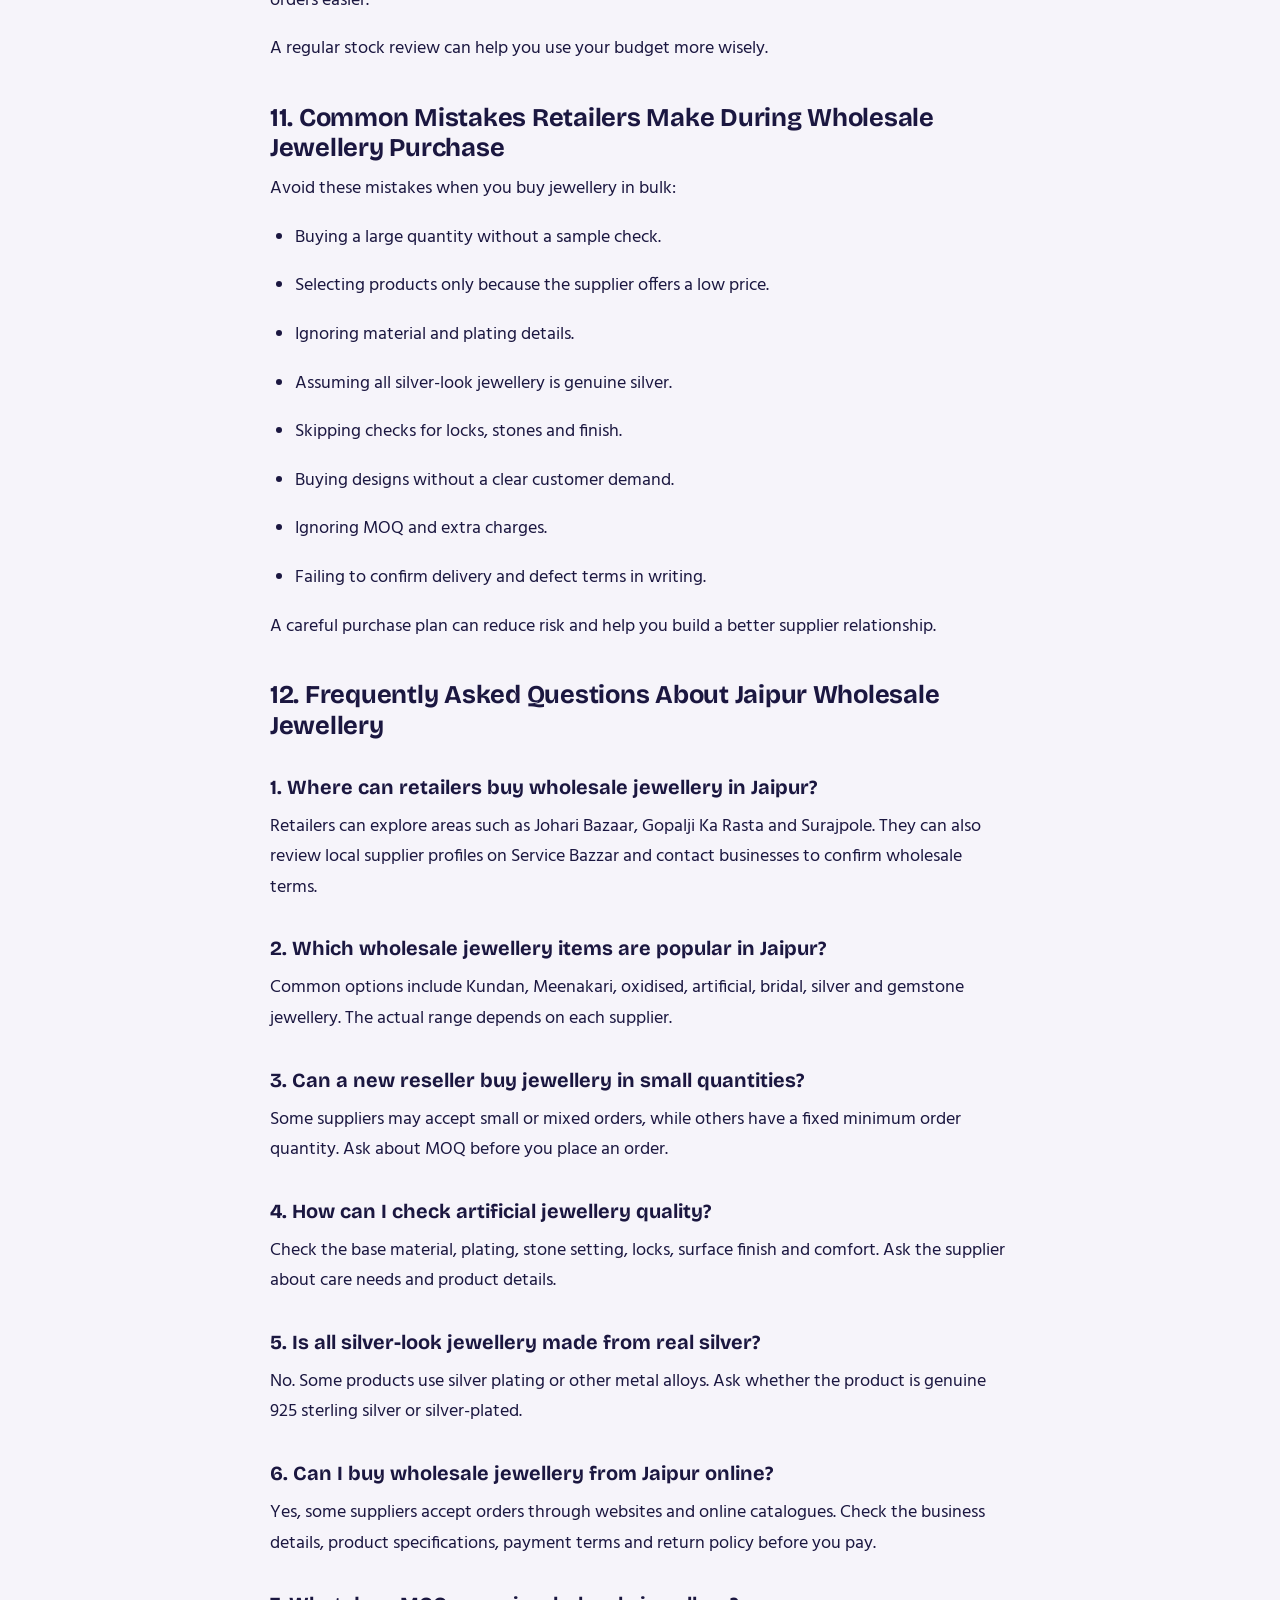
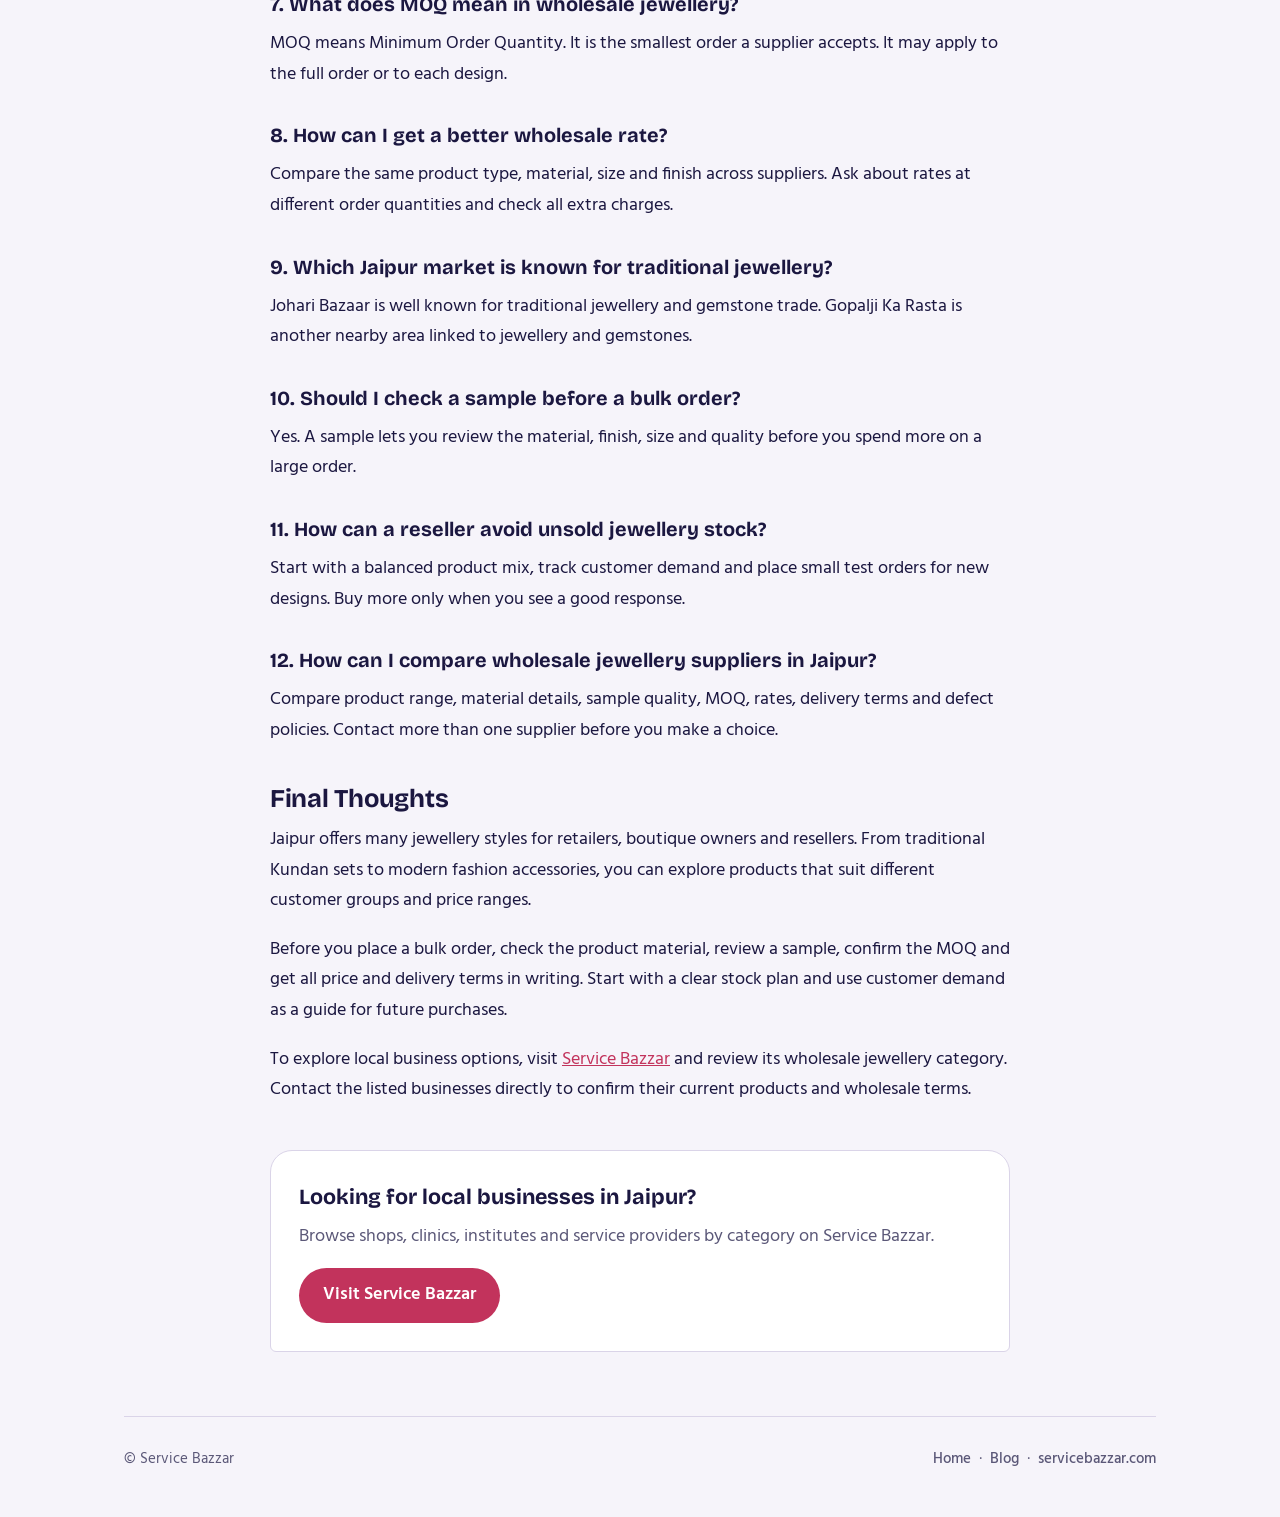
<file: blog/jaipur-wholesale-jewellery-tips-for-retailers-and-resellers.html>
<!DOCTYPE html>
<html lang="en">
<head>
<meta charset="utf-8">
<meta name="viewport" content="width=device-width, initial-scale=1, viewport-fit=cover">
<title>Jaipur Wholesale Jewellery: Tips for Retailers and Resellers</title>
<meta name="description" content="Explore Jaipur wholesale jewellery options for retailers and resellers. Learn about product types, supplier checks, MOQ, quality, stock plans and bulk purchase tips.">
<meta name="keywords" content="Jaipur Wholesale Jewellery,Wholesale Jewellery Shop in Jaipur, Wholesale Jewellery Shops in Jaipur, Jaipur Jewellery Wholesale Market, Wholesale Jewellery Suppliers in Jaipur, Artificial Jewellery Wholesale Jaipur, Kundan Jewellery Wholesale, Silver Jewellery Wholesale Jaipur, Bridal Jewellery Wholesale, Bulk Jewellery Suppliers">
<link rel="canonical" href="https://servicebazzar09.github.io/servicebazzar09/blog/jaipur-wholesale-jewellery-tips-for-retailers-and-resellers.html">
<meta property="og:type" content="article">
<meta property="og:title" content="Jaipur Wholesale Jewellery: Tips for Retailers and Resellers">
<meta property="og:description" content="Explore Jaipur wholesale jewellery options for retailers and resellers. Learn about product types, supplier checks, MOQ, quality, stock plans and bulk purchase tips.">
<meta property="og:url" content="https://servicebazzar09.github.io/servicebazzar09/blog/jaipur-wholesale-jewellery-tips-for-retailers-and-resellers.html">
<meta property="og:image" content="https://servicebazzar09.github.io/servicebazzar09/blog/images/jaipur-wholesale-jewellery-tips-for-retailers-and-resellers-mwaic6as.jpg">
<meta name="twitter:card" content="summary_large_image">
<script type="application/ld+json">
{
  "@context": "https://schema.org",
  "@type": "BlogPosting",
  "headline": "Jaipur Wholesale Jewellery: Tips for Retailers and Resellers",
  "description": "Explore Jaipur wholesale jewellery options for retailers and resellers. Learn about product types, supplier checks, MOQ, quality, stock plans and bulk purchase tips.",
  "datePublished": "2026-11-10",
  "dateModified": "2026-11-10",
  "mainEntityOfPage": "https://servicebazzar09.github.io/servicebazzar09/blog/jaipur-wholesale-jewellery-tips-for-retailers-and-resellers.html",
  "author": {
    "@type": "Person",
    "name": "Mohan Malhotra"
  },
  "publisher": {
    "@type": "Organization",
    "name": "Service Bazzar",
    "url": "https://www.servicebazzar.com/"
  },
  "image": "https://servicebazzar09.github.io/servicebazzar09/blog/images/jaipur-wholesale-jewellery-tips-for-retailers-and-resellers-mwaic6as.jpg"
}
</script>
<link rel="preconnect" href="https://fonts.googleapis.com">
<link rel="preconnect" href="https://fonts.gstatic.com" crossorigin>
<link href="https://fonts.googleapis.com/css2?family=Bricolage+Grotesque:opsz,wght@12..96,500;12..96,700;12..96,800&family=Hind:wght@400;500;600&display=swap" rel="stylesheet">
<link rel="stylesheet" href="../assets/blog.css">
</head>
<body>
<div class="wrap">
<header class="top"><a class="brand" href="../">Service<i>Bazzar</i></a><nav class="topnav"><a href="./">Blog</a><a class="cta" href="https://www.servicebazzar.com/">Visit website</a></nav></header>
<main><article class="post">
<nav class="crumbs" aria-label="Breadcrumb"><a href="../">Home</a> / <a href="./">Blog</a></nav>
<h1>Jaipur Wholesale Jewellery: Tips for Retailers and Resellers</h1>
<p class="sub">A practical guide to Jaipur’s wholesale jewellery markets, supplier selection, product quality, bulk orders and smart stock plans for retailers and resellers.</p>
<p class="byline">By <strong>Mohan Malhotra</strong> · <time datetime="2026-11-10">10 November 2026</time></p>
<figure><img src="../blog/images/jaipur-wholesale-jewellery-tips-for-retailers-and-resellers-mwaic6as.jpg" alt="Jaipur Wholesale Jewellery: Tips for Retailers and Resellers" width="1200" height="630"></figure>
<div class="content">
<p>Jaipur is a well-known centre for traditional jewellery, gemstones and fashion accessories. Its markets offer a wide range of products, from Kundan and Meenakari sets to oxidised earrings, silver ornaments and artificial jewellery. This variety makes Jaipur a useful place for retailers, boutique owners and online resellers who need new designs for their shops.</p><p>But wholesale purchase is not just about low prices. The right product mix, material quality, supplier terms and customer demand all play an important role in retail business. A low-cost product may not offer good value if its quality is poor or customers do not like its design.</p><p>If you plan to buy stock from a <a href="https://www.servicebazzar.com/jaipur/wholesale-jewellery-shop"><strong>Wholesale Jewellery Shop in Jaipur</strong></a>, this guide will help you select suitable products, compare suppliers and manage your jewellery stock with more care.</p><h2>1. Why Do Retailers Buy Wholesale Jewellery from Jaipur?</h2><p>Jaipur has a long history of jewellery craft and trade. The city is known for gemstone work, traditional ornaments, Kundan, Meenakari and silver jewellery. It also has suppliers who deal in modern fashion and artificial jewellery.</p><p>Retailers can explore different product categories at local markets and through online suppliers.</p><p>Some popular wholesale jewellery options include:</p><ul><li><p><strong>Kundan jewellery:</strong> Necklaces, earrings, chokers and traditional sets.</p></li><li><p><strong>Meenakari jewellery:</strong> Colourful ornaments with enamel work.</p></li><li><p><strong>Oxidised jewellery:</strong> Jhumkas, rings, necklaces and tribal-style accessories.</p></li><li><p><strong>Artificial jewellery:</strong> Fashion sets, party-wear pieces and daily-use items.</p></li><li><p><strong>Silver jewellery:</strong> Rings, anklets, chains and bracelets.</p></li><li><p><strong>Bridal jewellery:</strong> Heavy necklaces, Maang Tikka and matching sets.</p></li><li><p><strong>Gemstone jewellery:</strong> Rings, pendants and ornaments with coloured stones.</p></li></ul><p>Johari Bazaar and Gopalji Ka Rasta are well-known areas for jewellery and gemstone trade. Surajpole also has a link with modern silver jewellery. The best area depends on the product type and supplier you need.</p><h2>2. Which Wholesale Jewellery Items Should You Buy for Your Shop?</h2><p>Your stock must match your customers' needs. A shop that serves college students may need a different collection from a bridal boutique.</p><p>Here are some product ideas for different customer groups.</p><h3>Daily-Wear Jewellery</h3><p>Customers who want simple accessories may prefer small and light designs.</p><p>You can add:</p><ul><li><p>Small earrings</p></li><li><p>Simple chains</p></li><li><p>Light pendants</p></li><li><p>Minimal rings</p></li><li><p>Bracelets</p></li><li><p>Small bangles</p></li></ul><p>These products can suit casual clothes, office wear and daily use. Check the locks, finish and comfort before you buy them in bulk.</p><h3>Party-Wear Jewellery</h3><p>Party-wear products suit customers who need accessories for family events, parties and festive occasions.</p><p>Popular choices include:</p><ul><li><p>Stone-set earrings</p></li><li><p>Statement necklaces</p></li><li><p>Choker sets</p></li><li><p>Long earrings</p></li><li><p>American Diamond-style jewellery</p></li><li><p>Matching necklace and earring sets</p></li></ul><p>Keep a mix of simple and bold designs. This gives customers more choice across different price ranges.</p><h3>Traditional Jewellery</h3><p>Traditional jewellery has a strong place in Jaipur's local market. Kundan, Meenakari and Rajputi-style designs can suit customers who prefer ethnic outfits.</p><p>You can explore:</p><ul><li><p>Kundan earrings</p></li><li><p>Meenakari pendants</p></li><li><p>Rajputi necklaces</p></li><li><p>Oxidised jhumkas</p></li><li><p>Traditional bangles</p></li><li><p>Ethnic necklace sets</p></li></ul><p>Ask the supplier about the metal base, stone type and finish. Do not assume that every traditional design uses precious stones or pure metals.</p><h3>Bridal Jewellery</h3><p>Bridal jewellery can attract customers who need products for weddings and family functions.</p><p>A selected range may include bridal sets, Maang Tikka, earrings, chokers and statement necklaces.</p><p>If your shop is new, start with a small collection. Check customer demand before you invest a large amount in heavy bridal sets.</p><h2>3. How Can Retailers Select the Right Wholesale Jewellery Supplier?</h2><p>A good supplier must offer more than a large product catalogue. You need clear product details, fair terms and reliable service.</p><p>Check these points before you place an order.</p><p><strong>Product range:</strong> Does the supplier offer the jewellery categories your customers prefer?</p><p><strong>Product quality:</strong> Check the finish, stone setting, locks, clasps and material.</p><p><strong>Wholesale rates:</strong> Compare prices for similar products from more than one supplier.</p><p><strong>Minimum order quantity:</strong> Ask how many pieces you must buy in one order or per design.</p><p><strong>Repeat stock:</strong> Confirm whether the supplier can provide the same design again.</p><p><strong>Delivery terms:</strong> Ask about dispatch time, parcel charges and delivery responsibility.</p><p><strong>Defect policy:</strong> Check the terms for damaged or faulty pieces.</p><p>A supplier who gives clear answers can make future orders easier to manage.</p><h2>4. How Much Wholesale Jewellery Stock Should a New Retailer Buy?</h2><p>New retailers often face one common problem: how much stock to buy in the first order.</p><p>A large order may block your budget, while a very small collection may not offer enough choice to customers. A balanced first order is a better approach.</p><p>Use these steps:</p><ol start="1"><li><p><strong>Set a stock budget:</strong> Decide how much you can spend without affecting rent, staff costs and other shop expenses.</p></li><li><p><strong>Select a few product types:</strong> Start with daily-wear, party-wear and traditional jewellery if these match your target customers.</p></li><li><p><strong>Ask about mixed orders:</strong> Some suppliers may allow a mix of designs in one order. Confirm this before payment.</p></li><li><p><strong>Check sample quality:</strong> Review a few pieces before you place a large order.</p></li><li><p><strong>Track sales:</strong> Note which products sell fast and which remain in stock.</p></li><li><p><strong>Place repeat orders:</strong> Buy more of the designs that customers prefer.</p></li></ol><p>Do not copy another shop's stock plan without knowing its customer base. Your product range must suit your own market.</p><h2>5. What Should You Check Before a Bulk Jewellery Purchase?</h2><p>A product may look attractive in a photo, but its actual quality can differ. Always check the material and finish before a large order.</p><div class="table-wrap"><table><tbody><tr><th>Product detail</th><th>What to check</th></tr><tr><td>Base material</td><td>Brass, alloy, silver, steel or another metal</td></tr><tr><td>Plating</td><td>Gold-plated, silver-plated or oxidised finish</td></tr><tr><td>Stones</td><td>Natural, synthetic or imitation stones</td></tr><tr><td>Locks</td><td>Strong and easy-to-use clasps</td></tr><tr><td>Surface</td><td>Smooth finish without rough edges</td></tr><tr><td>Weight</td><td>Product weight as per supplier details</td></tr><tr><td>Quantity</td><td>Correct number of pieces in the parcel</td></tr><tr><td>Packaging</td><td>Safe packing to reduce damage</td></tr></tbody></table></div><p>For silver jewellery, ask whether the product is genuine 925 sterling silver or silver-plated. For gold-tone fashion jewellery, ask about the base metal and finish.</p><p>Clear product details also help you give correct information to your own customers.</p><h2>6. Which Jaipur Markets Can Retailers Explore for Wholesale Jewellery?</h2><p>Jaipur has several areas linked to jewellery and gemstone trade. You can select a market based on your product needs.</p><h3>Johari Bazaar</h3><p>Johari Bazaar is one of Jaipur's well-known jewellery markets. Buyers can explore traditional ornaments, gemstones, Kundan, Meenakari and silver-related products.</p><p>Some shops may serve both retail and trade buyers. Ask about wholesale rates, MOQ and bulk order terms.</p><h3>Gopalji Ka Rasta</h3><p>Gopalji Ka Rasta, near Johari Bazaar, has a link with gemstone and jewellery trade. It may suit buyers who need traditional jewellery or gemstone-related products.</p><p>Confirm the actual product range and supplier terms before you make a purchase.</p><h3>Surajpole Market</h3><p>Surajpole is another area associated with silver jewellery. Retailers who need silver ornaments can ask local suppliers about purity, weight, finish and order quantity.</p><h3>Other Jaipur Areas</h3><p>Jewellery businesses also operate in areas such as Vaishali Nagar, Malviya Nagar, Jagatpura, Jhotwara and Vidhyadhar Nagar. Some suppliers may offer direct orders through online catalogues.</p><p>Check the business address and services before you plan a visit.</p><h2>7. How Can Resellers Set the Right Price for Wholesale Jewellery?</h2><p>Buying at a low rate does not always mean a good profit. Resellers must calculate the full cost before they set the retail price.</p><p>Consider these expenses:</p><ul><li><p>Wholesale purchase cost</p></li><li><p>Transport or courier charges</p></li><li><p>Packaging cost</p></li><li><p>Payment charges, if any</p></li><li><p>Shop or platform expenses</p></li><li><p>Cost of damaged or unsold stock</p></li></ul><p>For example, if a jewellery piece costs ₹100 from a supplier and transport adds ₹10 per piece, your basic cost becomes ₹110. You must consider other expenses before you decide the sale price.</p><p>Also compare similar products in your target market. A very high price may reduce customer interest, while a very low price may leave little room for profit.</p><p>Keep a record of purchase rates and sale prices. This helps you understand which products offer better returns.</p><h2>8. Can Retailers Buy Wholesale Jewellery Online from Jaipur?</h2><p>Yes, some Jaipur suppliers accept orders through websites, online catalogues and direct contact. This can help retailers from other cities explore products without a market visit.</p><p>However, online purchase needs extra care because you cannot check the actual product before delivery.</p><p>Before payment:</p><ul><li><p>Check the supplier's business name and address.</p></li><li><p>Ask for clear photos or a video of the actual product.</p></li><li><p>Confirm material, size, colour and product count.</p></li><li><p>Ask about MOQ and courier charges.</p></li><li><p>Read the return and damage policy.</p></li><li><p>Keep the order details and payment record.</p></li><li><p>Start with a small order if you have not worked with the supplier before.</p></li></ul><p>When the parcel arrives, check the items at once. Report any damage within the supplier's stated time limit.</p><h2>9. How Can You Find Wholesale Jewellery Suppliers Through Service Bazzar?</h2><p>An online business directory can help you create a shortlist before you contact local shops.</p><p>Service Bazzar has a dedicated category for wholesale jewellery shops in Jaipur. The page displays local business profiles with details such as names, locations, ratings and contact options.</p><p>Some examples listed on the category page include:</p><ul><li><p><strong>SK Jewellers</strong> – Jhotwara</p></li><li><p><strong>GCJ Gems and Jewellers</strong> – Jagatpura</p></li><li><p><strong>Nimayah Jewellery</strong> – Jagatpura</p></li><li><p><strong>Shri Ram Jewellers</strong> – Vaishali Nagar</p></li><li><p><strong>Riddhi Siddhi Jewellers</strong> – Vaishali Nagar</p></li><li><p><strong>Maa Jewellers</strong> – Vidhyadhar Nagar</p></li></ul><p>These are examples of businesses listed in the directory, not a verified ranking of wholesale suppliers. A category listing does not confirm current wholesale rates, stock or MOQ.</p><p>Before you select a business, check its profile and contact details. Ask whether it accepts bulk orders, which jewellery types it sells and what terms apply to wholesale buyers.</p><p>This can help you shortlist local businesses according to your stock needs.</p><h2>10. How Can Small Jewellery Shops Avoid Excess Stock?</h2><p>Unsold stock can block money that you may need for other products. A simple stock plan can help you avoid this problem.</p><p><strong>Watch customer demand:</strong> Note which designs customers ask about most often.</p><p><strong>Buy new designs in small lots:</strong> Test a new style before you place a large order.</p><p><strong>Keep a price range:</strong> Offer products at different rates so customers have more choice.</p><p><strong>Plan festive stock early:</strong> Add suitable designs before festivals and wedding seasons. Confirm stock and dispatch dates in advance.</p><p><strong>Review old stock:</strong> Check which products have not sold for a long time. Avoid repeat orders for those designs until demand improves.</p><p><strong>Keep supplier records:</strong> Save item codes, rates, dates and contact details. This makes future orders easier.</p><p>A regular stock review can help you use your budget more wisely.</p><h2>11. Common Mistakes Retailers Make During Wholesale Jewellery Purchase</h2><p>Avoid these mistakes when you buy jewellery in bulk:</p><ul><li><p>Buying a large quantity without a sample check.</p></li><li><p>Selecting products only because the supplier offers a low price.</p></li><li><p>Ignoring material and plating details.</p></li><li><p>Assuming all silver-look jewellery is genuine silver.</p></li><li><p>Skipping checks for locks, stones and finish.</p></li><li><p>Buying designs without a clear customer demand.</p></li><li><p>Ignoring MOQ and extra charges.</p></li><li><p>Failing to confirm delivery and defect terms in writing.</p></li></ul><p>A careful purchase plan can reduce risk and help you build a better supplier relationship.</p><h2>12. Frequently Asked Questions About Jaipur Wholesale Jewellery</h2><h3>1. Where can retailers buy wholesale jewellery in Jaipur?</h3><p>Retailers can explore areas such as Johari Bazaar, Gopalji Ka Rasta and Surajpole. They can also review local supplier profiles on Service Bazzar and contact businesses to confirm wholesale terms.</p><h3>2. Which wholesale jewellery items are popular in Jaipur?</h3><p>Common options include Kundan, Meenakari, oxidised, artificial, bridal, silver and gemstone jewellery. The actual range depends on each supplier.</p><h3>3. Can a new reseller buy jewellery in small quantities?</h3><p>Some suppliers may accept small or mixed orders, while others have a fixed minimum order quantity. Ask about MOQ before you place an order.</p><h3>4. How can I check artificial jewellery quality?</h3><p>Check the base material, plating, stone setting, locks, surface finish and comfort. Ask the supplier about care needs and product details.</p><h3>5. Is all silver-look jewellery made from real silver?</h3><p>No. Some products use silver plating or other metal alloys. Ask whether the product is genuine 925 sterling silver or silver-plated.</p><h3>6. Can I buy wholesale jewellery from Jaipur online?</h3><p>Yes, some suppliers accept orders through websites and online catalogues. Check the business details, product specifications, payment terms and return policy before you pay.</p><h3>7. What does MOQ mean in wholesale jewellery?</h3><p>MOQ means Minimum Order Quantity. It is the smallest order a supplier accepts. It may apply to the full order or to each design.</p><h3>8. How can I get a better wholesale rate?</h3><p>Compare the same product type, material, size and finish across suppliers. Ask about rates at different order quantities and check all extra charges.</p><h3>9. Which Jaipur market is known for traditional jewellery?</h3><p>Johari Bazaar is well known for traditional jewellery and gemstone trade. Gopalji Ka Rasta is another nearby area linked to jewellery and gemstones.</p><h3>10. Should I check a sample before a bulk order?</h3><p>Yes. A sample lets you review the material, finish, size and quality before you spend more on a large order.</p><h3>11. How can a reseller avoid unsold jewellery stock?</h3><p>Start with a balanced product mix, track customer demand and place small test orders for new designs. Buy more only when you see a good response.</p><h3>12. How can I compare wholesale jewellery suppliers in Jaipur?</h3><p>Compare product range, material details, sample quality, MOQ, rates, delivery terms and defect policies. Contact more than one supplier before you make a choice.</p><h2>Final Thoughts</h2><p>Jaipur offers many jewellery styles for retailers, boutique owners and resellers. From traditional Kundan sets to modern fashion accessories, you can explore products that suit different customer groups and price ranges.</p><p>Before you place a bulk order, check the product material, review a sample, confirm the MOQ and get all price and delivery terms in writing. Start with a clear stock plan and use customer demand as a guide for future purchases.</p><p>To explore local business options, visit <a href="https://www.servicebazzar.com/">Service Bazzar</a> and review its wholesale jewellery category. Contact the listed businesses directly to confirm their current products and wholesale terms.</p>
</div>
<aside class="cta-box"><h2>Looking for local businesses in Jaipur?</h2><p>Browse shops, clinics, institutes and service providers by category on Service Bazzar.</p><a class="btn" href="https://www.servicebazzar.com/">Visit Service Bazzar</a></aside>
</article></main>
<footer><div class="row"><span>© Service Bazzar</span><nav><a href="../">Home</a> &nbsp;·&nbsp; <a href="./">Blog</a> &nbsp;·&nbsp; <a href="https://www.servicebazzar.com/">servicebazzar.com</a></nav></div></footer>
</div>
</body>
</html>
</file>
<file: assets/blog.css>
:root{
  --bg:#F6F4FA; --surface:#FFFFFF; --ink:#1B1740; --muted:#5B5878; --line:#DAD4E8;
  --rose:#C2335C; --rose-soft:#F6DCE5; --sand:#F1C46B; --indigo-soft:#E4E1F4;
  --head:"Bricolage Grotesque","Segoe UI",system-ui,sans-serif;
  --body:"Hind","Segoe UI",system-ui,-apple-system,sans-serif;
}
@media (prefers-color-scheme:dark){
  :root{--bg:#14112E;--surface:#1D1941;--ink:#F1EEFB;--muted:#B3AED0;--line:#352F63;--rose:#F0769B;--rose-soft:#3A2147;--indigo-soft:#262152}
}
*{box-sizing:border-box}
body{margin:0;background:var(--bg);color:var(--ink);font-family:var(--body);font-size:18px;line-height:1.7;padding-top:env(safe-area-inset-top,0px);padding-bottom:env(safe-area-inset-bottom,0px)}
a{color:var(--rose)}
:focus-visible{outline:3px solid var(--rose);outline-offset:3px;border-radius:6px}
.wrap{max-width:1080px;margin:0 auto;padding:0 24px}
header.top{display:flex;align-items:center;justify-content:space-between;padding:22px 0}
.brand{font-family:var(--head);font-weight:800;font-size:1.35rem;text-decoration:none;letter-spacing:-.01em;color:var(--ink)}
.brand i{font-style:normal;color:var(--rose)}
.topnav{display:flex;align-items:center;gap:22px}
.topnav a{font-weight:600;text-decoration:none;color:var(--ink)}
.topnav a.cta{border:2px solid var(--ink);padding:8px 18px;border-radius:999px;font-size:.95rem}
.topnav a.cta:hover{background:var(--ink);color:var(--bg)}

/* post */
.post{max-width:740px;margin:0 auto;padding:24px 0 64px}
.crumbs{font-size:.92rem;color:var(--muted);margin-bottom:18px}
.crumbs a{color:var(--muted)}
.post h1{font-family:var(--head);font-weight:800;font-size:clamp(2rem,5vw,3.1rem);line-height:1.1;letter-spacing:-.025em;margin:0 0 14px}
.post .sub{font-size:1.2rem;color:var(--muted);margin:0 0 18px}
.byline{font-size:.95rem;color:var(--muted);margin:0 0 26px}
.post figure{margin:0 0 30px}
.post figure img{width:100%;height:auto;border-radius:22px 22px 6px 6px;display:block}
.content h2{font-family:var(--head);font-size:1.6rem;line-height:1.2;margin:38px 0 10px;letter-spacing:-.01em}
.content h3{font-family:var(--head);font-size:1.25rem;margin:28px 0 8px}
.content p{margin:0 0 18px}
.content ul,.content ol{margin:0 0 18px;padding-left:1.4em}
.content li{margin-bottom:6px}
.content blockquote{margin:22px 0;padding:6px 0 6px 20px;border-left:4px solid var(--rose);color:var(--muted)}
.content img{max-width:100%;height:auto;border-radius:12px}
.content .table-wrap{overflow-x:auto;margin:0 0 22px;-webkit-overflow-scrolling:touch}
.content table{border-collapse:collapse;width:100%;min-width:460px;font-size:.97rem;line-height:1.5}
.content th,.content td{border:1px solid var(--line);padding:10px 12px;text-align:left;vertical-align:top}
.content th{background:var(--indigo-soft)}
.content td p,.content th p{margin:0}
.content .ql-align-center{text-align:center}.content .ql-align-right{text-align:right}.content .ql-align-justify{text-align:justify}
.cta-box{margin-top:44px;padding:28px;background:var(--surface);border:1px solid var(--line);border-radius:22px 22px 6px 6px}
.cta-box h2{font-family:var(--head);font-size:1.35rem;margin:0 0 6px}
.cta-box p{margin:0 0 16px;color:var(--muted)}
.btn{display:inline-block;background:var(--rose);color:#fff;font-weight:600;text-decoration:none;padding:12px 24px;border-radius:999px}
.btn:hover{filter:brightness(1.08)}

/* listing */
.blog-head{padding:32px 0 18px}
.blog-head h1{font-family:var(--head);font-weight:800;font-size:clamp(2.1rem,5vw,3.2rem);letter-spacing:-.025em;line-height:1.08;margin:0 0 10px}
.blog-head p{color:var(--muted);margin:0;max-width:36em}
.posts{list-style:none;margin:28px 0 64px;padding:0;display:grid;grid-template-columns:repeat(3,1fr);gap:28px}
.card{display:flex;flex-direction:column;height:100%;text-decoration:none;color:inherit;background:var(--surface);border:1px solid var(--line);border-radius:22px 22px 6px 6px;overflow:hidden}
.card:hover h2{color:var(--rose);text-decoration:underline;text-underline-offset:4px}
.card .thumb{aspect-ratio:1200/630;background:var(--indigo-soft);display:grid;place-items:center;font-size:2rem}
.card .thumb img{width:100%;height:100%;object-fit:cover;display:block}
.card .body{padding:18px 20px 22px}
.card h2{font-family:var(--head);font-size:1.15rem;line-height:1.3;margin:0 0 6px}
.card p{margin:0 0 10px;color:var(--muted);font-size:.97rem;line-height:1.5}
.card time{font-size:.85rem;color:var(--muted)}
.empty{padding:40px 0 80px;color:var(--muted)}

footer{border-top:1px solid var(--line);padding:30px 0 44px;color:var(--muted);font-size:.95rem}
footer .row{display:flex;flex-wrap:wrap;gap:12px 28px;justify-content:space-between}
footer a{color:var(--muted);text-decoration:none;font-weight:500}
footer a:hover{text-decoration:underline}
@media (max-width:900px){.posts{grid-template-columns:repeat(2,1fr)}}
@media (max-width:600px){.posts{grid-template-columns:1fr}.topnav{gap:14px}}
</file>
